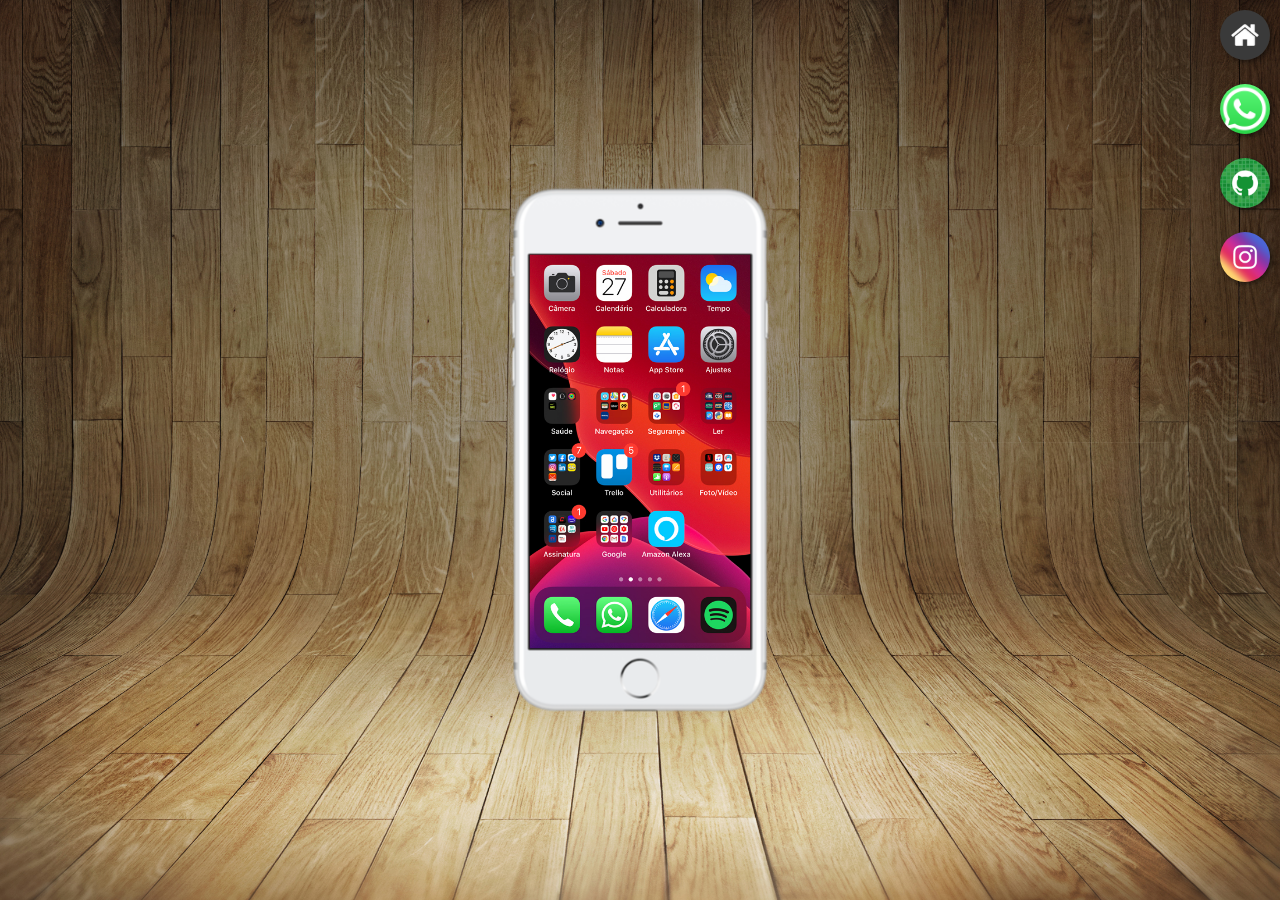
<file: index.html>
<!DOCTYPE html>
<html lang="pt-br">
<head>
    <meta charset="UTF-8">
    <meta http-equiv="X-UA-Compatible" content="IE=edge">
    <meta name="viewport" content="width=device-width, initial-scale=1.0">
    <link rel="shortcut icon" href="favicon.ico" type="image/x-icon">
    <link rel="stylesheet" href="estilos/style.css">
    <title>Projeto Redes Sociais</title>
</head>
<body>
    <main>

        <section id="telefone">
          <iframe src="home.html" name="tela"  id="tela" frameborder="0">
            Seu navegador não é compativel com essa imagem.

          </iframe>

        </section>
        <section id="redes-sociais">

            <a href="home.html" target="tela"><img src="imagens/logo-home.jpg" alt="home"></a> <br>
            <a href="whatsapp.html" target="tela"><img src="imagens/logo-whatsapp-verde.png" alt="whatsapp"></a> <br>
            <a href="github.html" target="tela"><img src="imagens/logo-github.jpg" alt="github"></a> <br>
            <a href="instagram.html" target="tela"><img src="imagens/logo-instagram.jpg" alt="instagram"></a> <br>
            

        </section>
    </main>
</body>
</html>
</file>
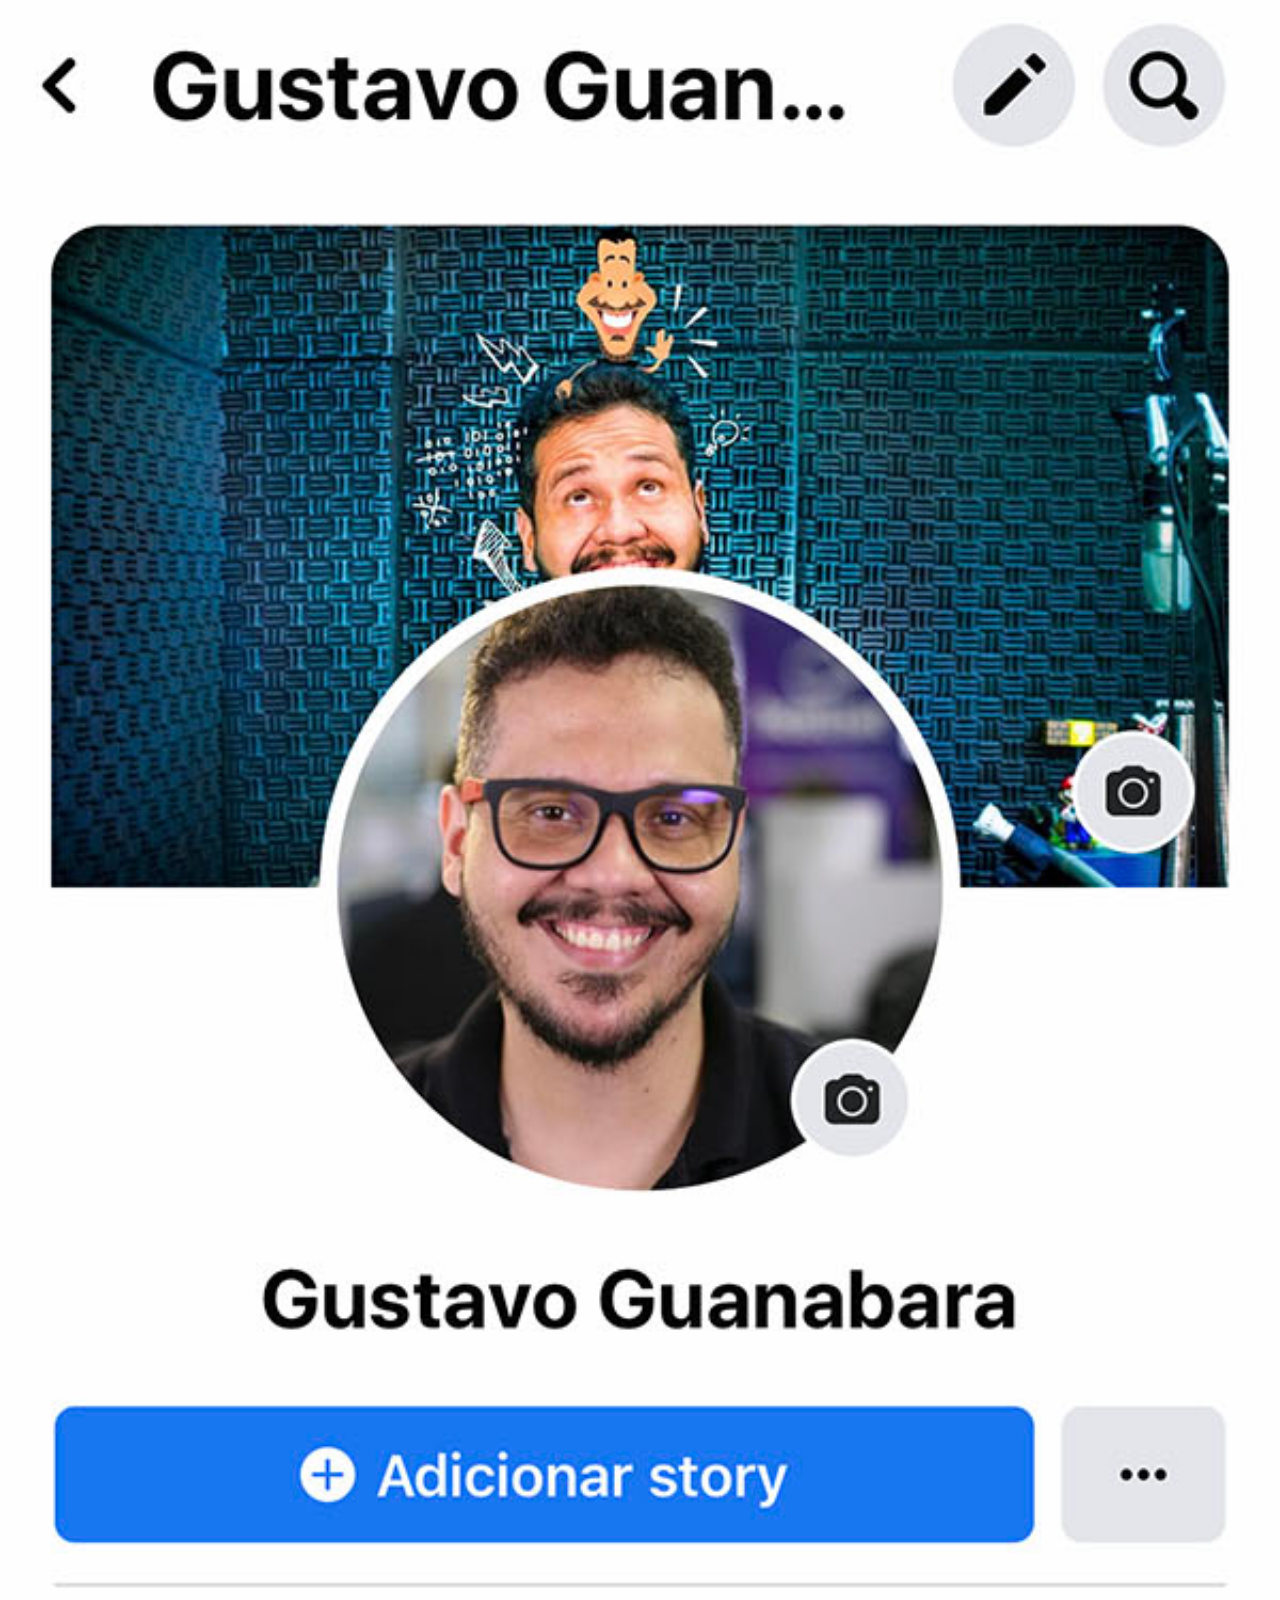
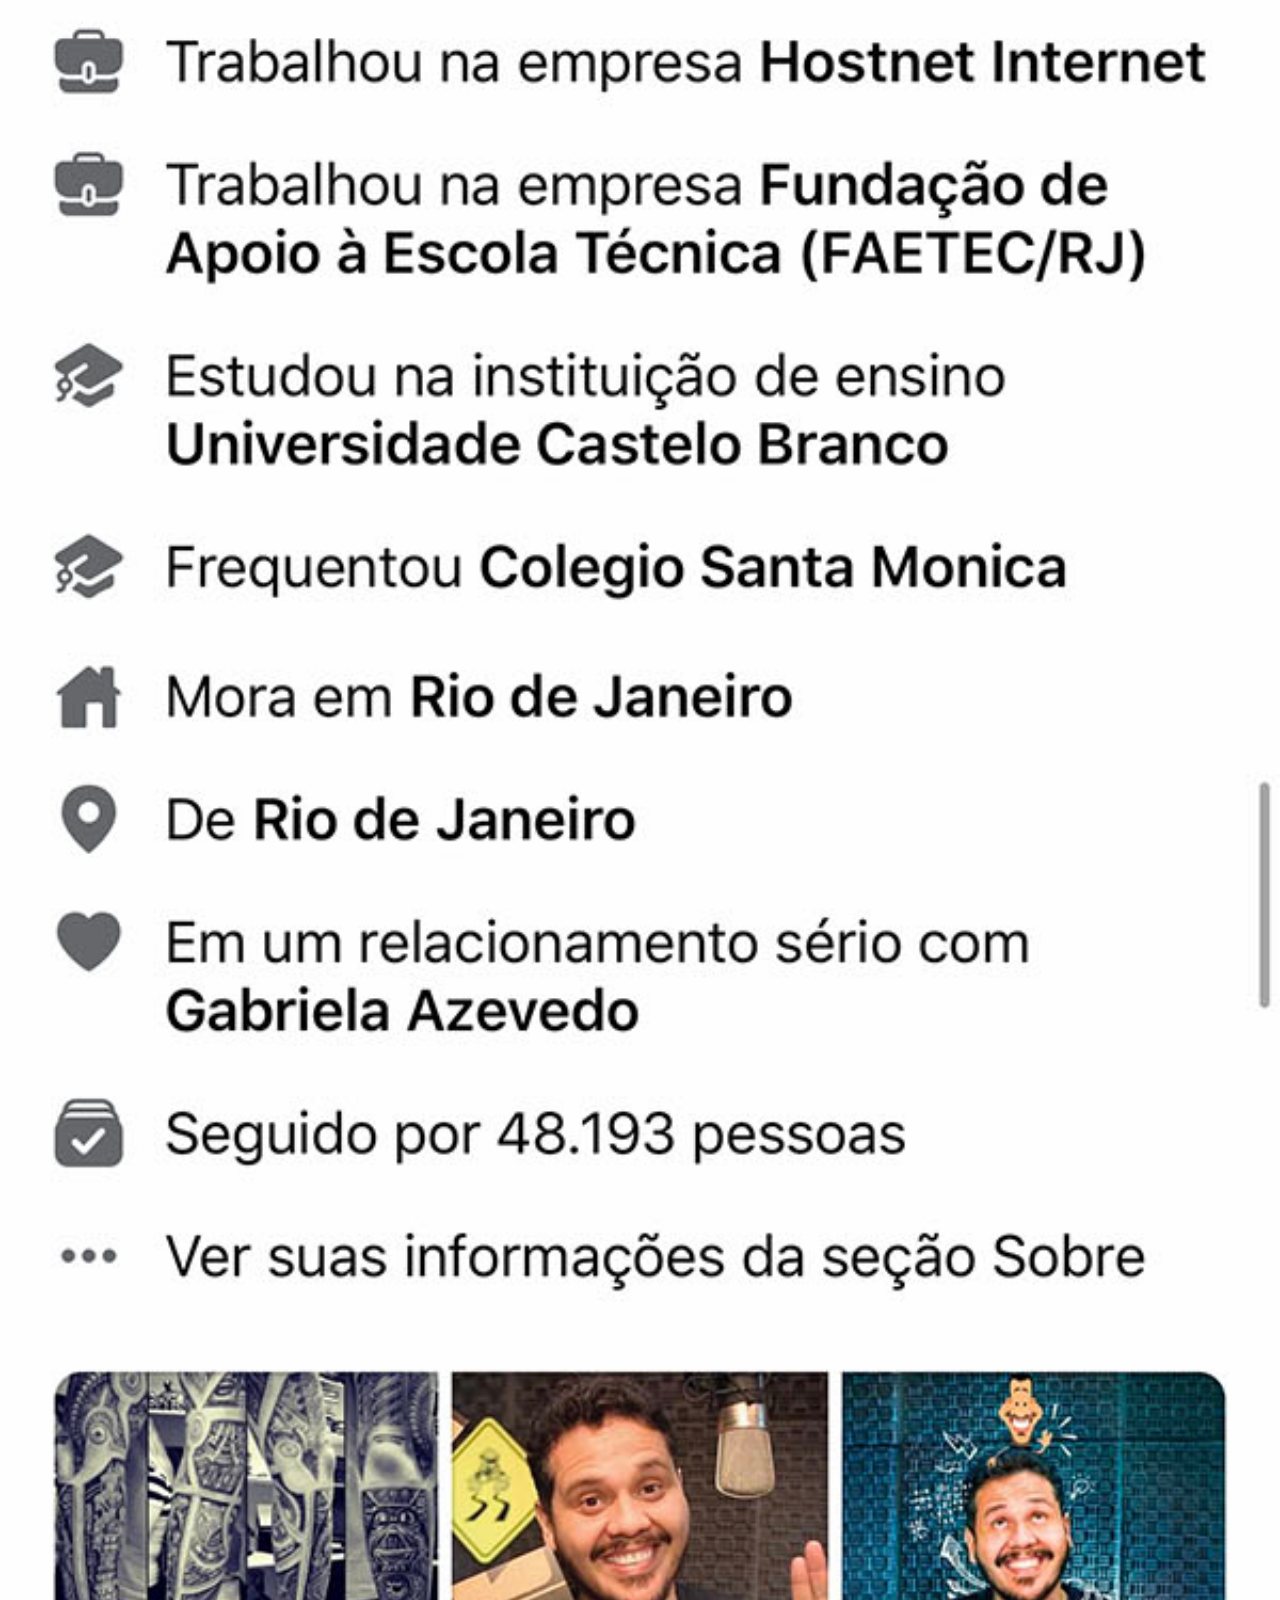
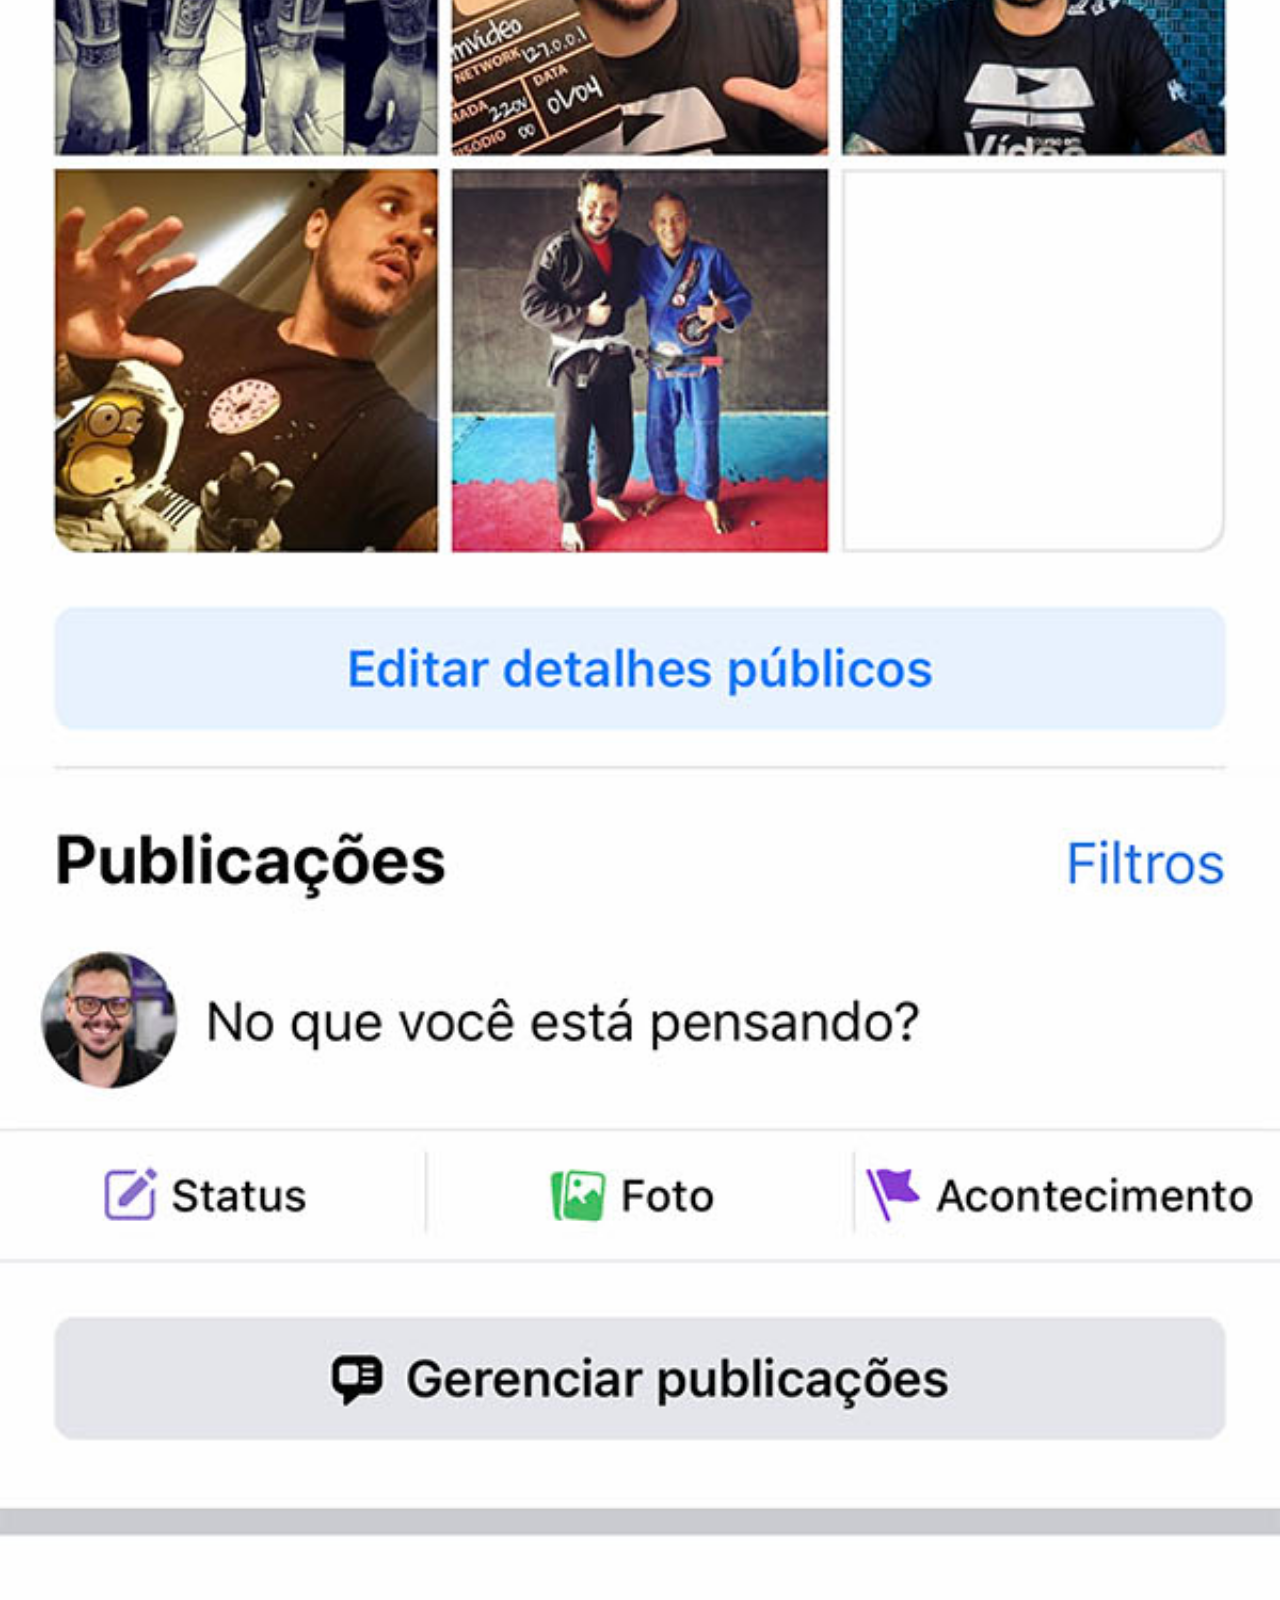
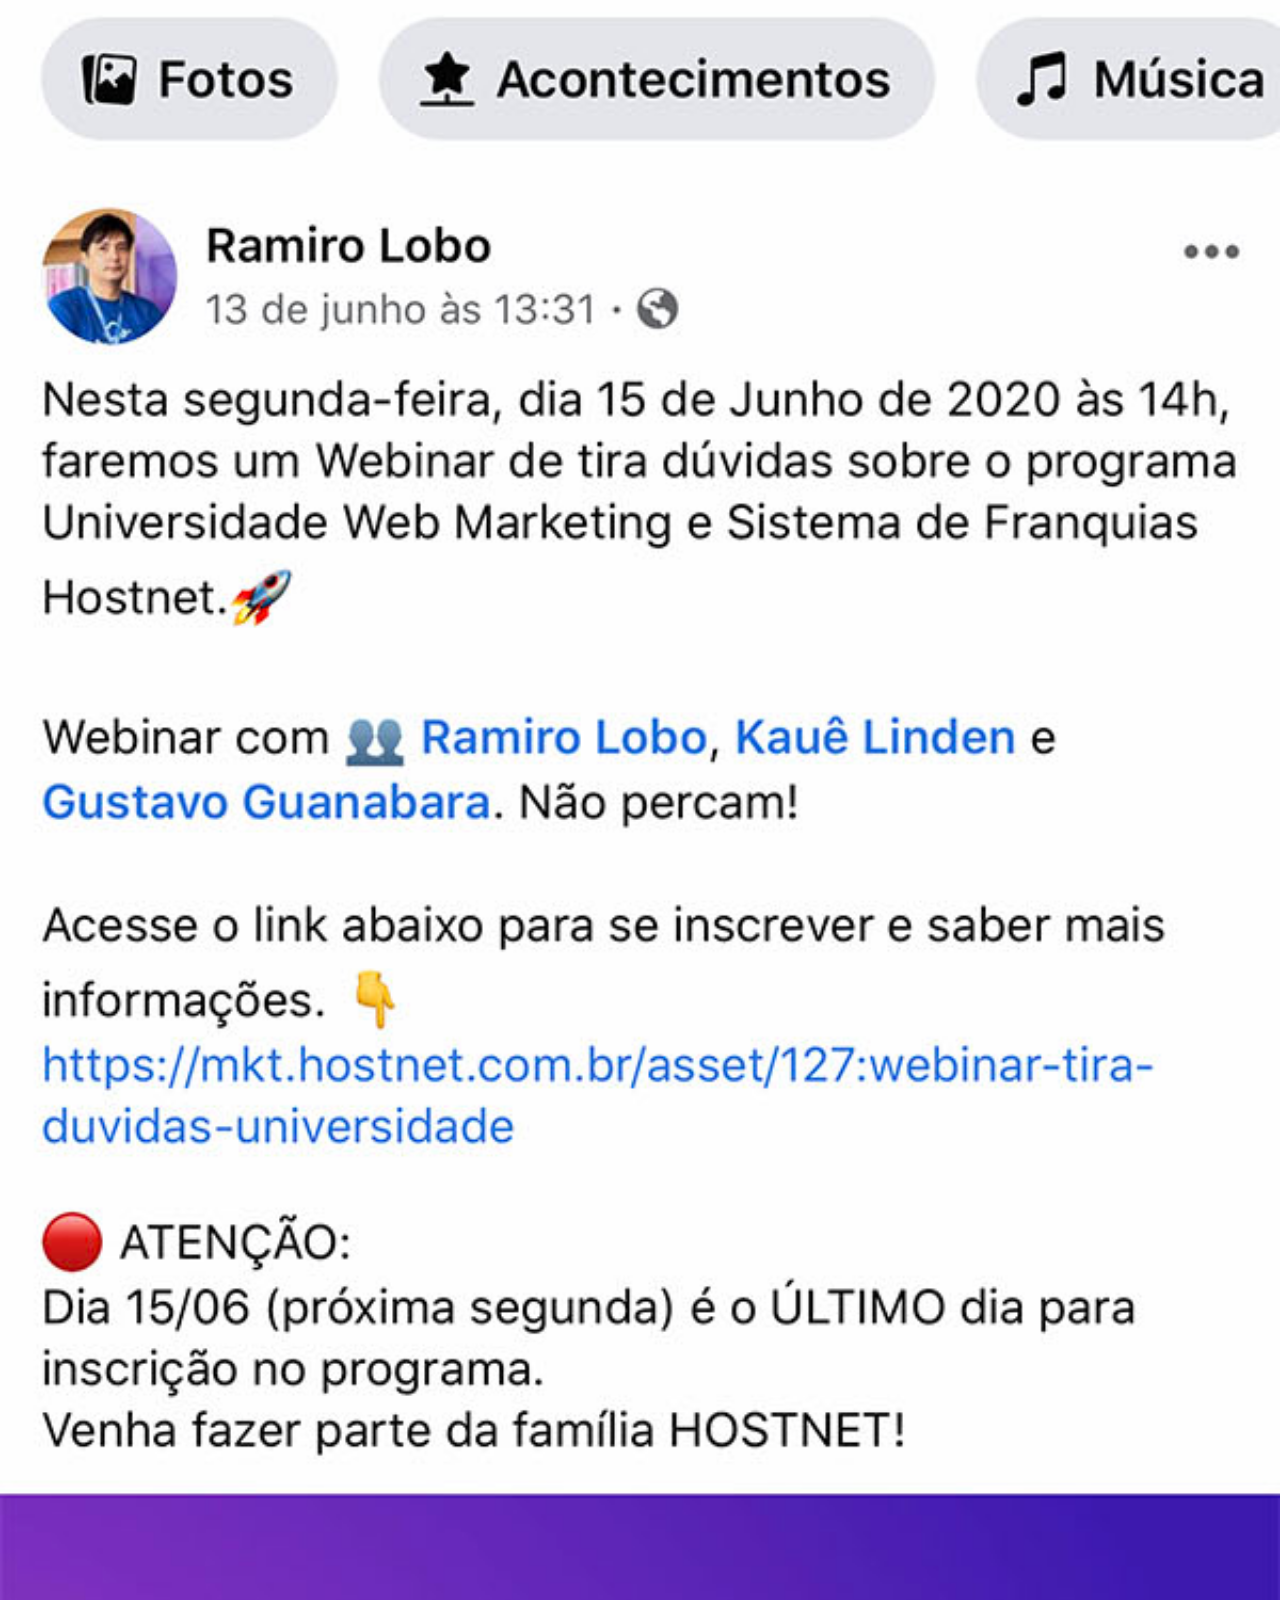
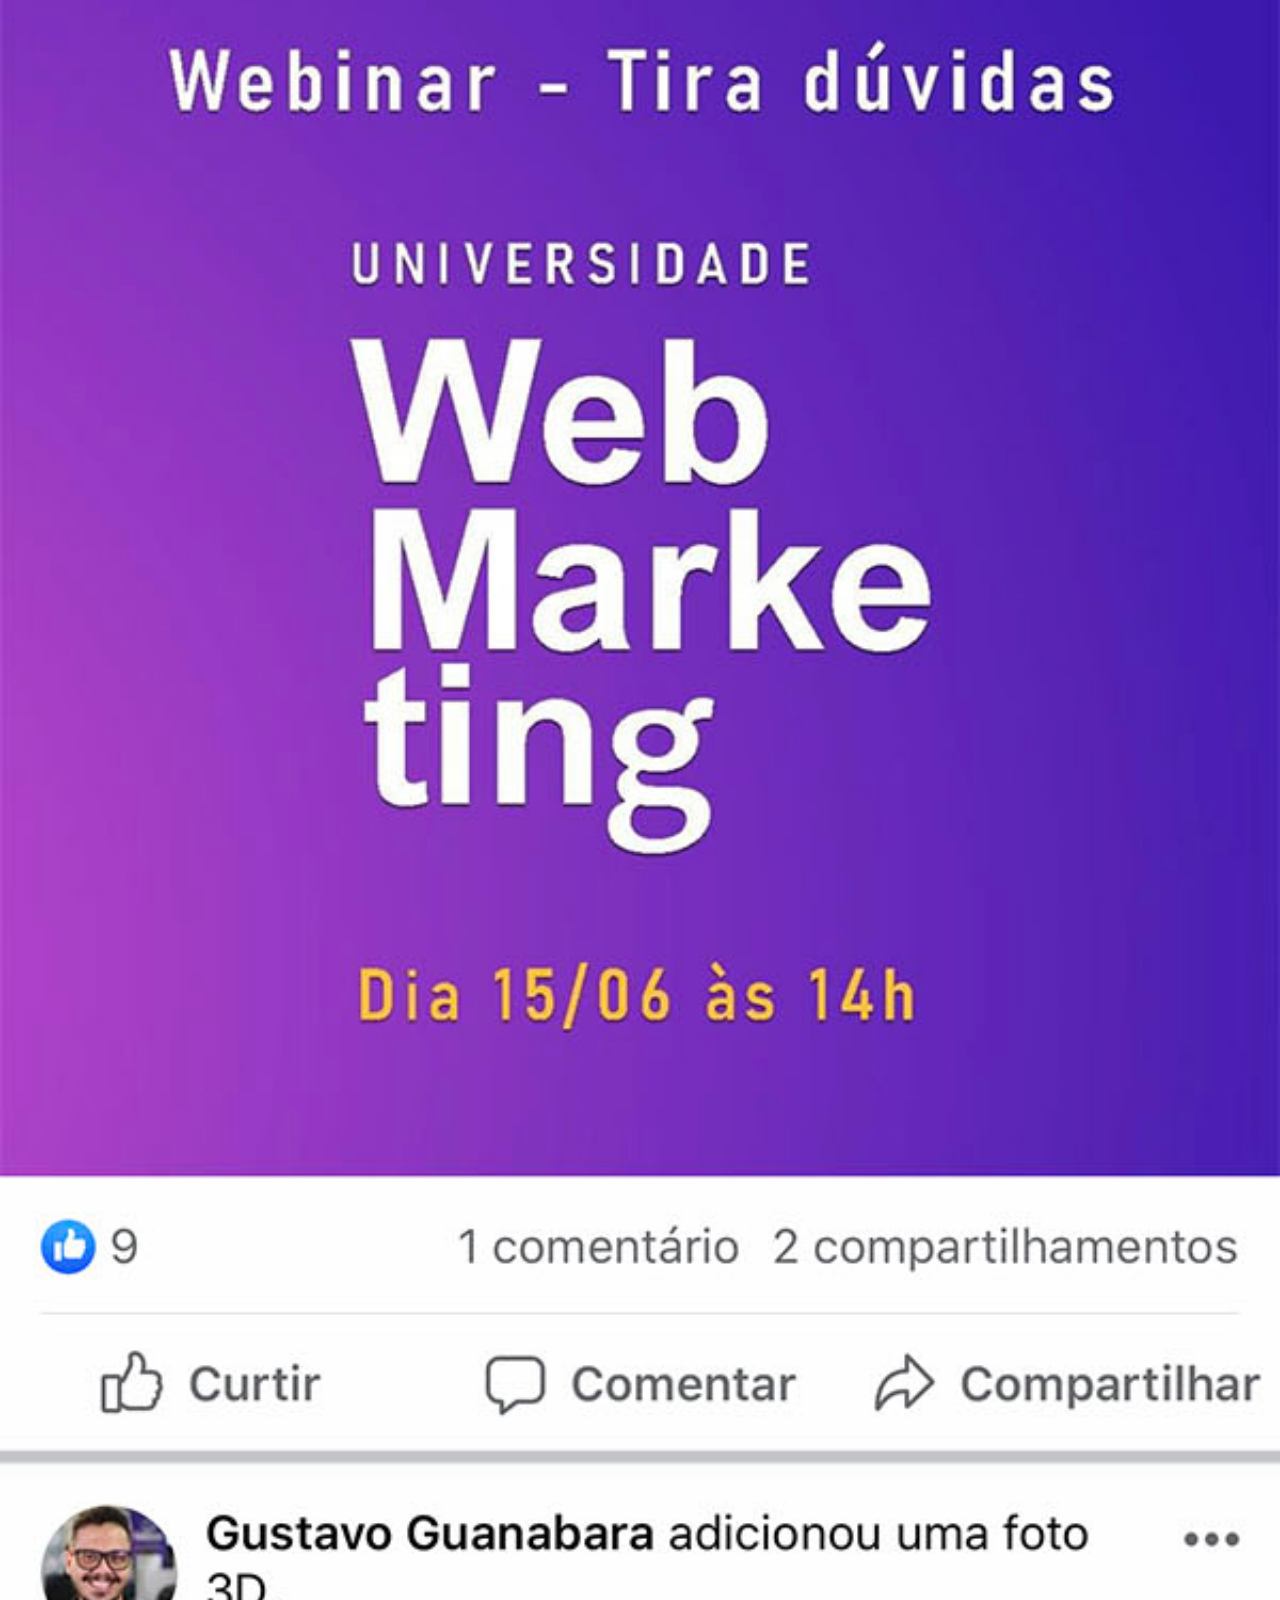
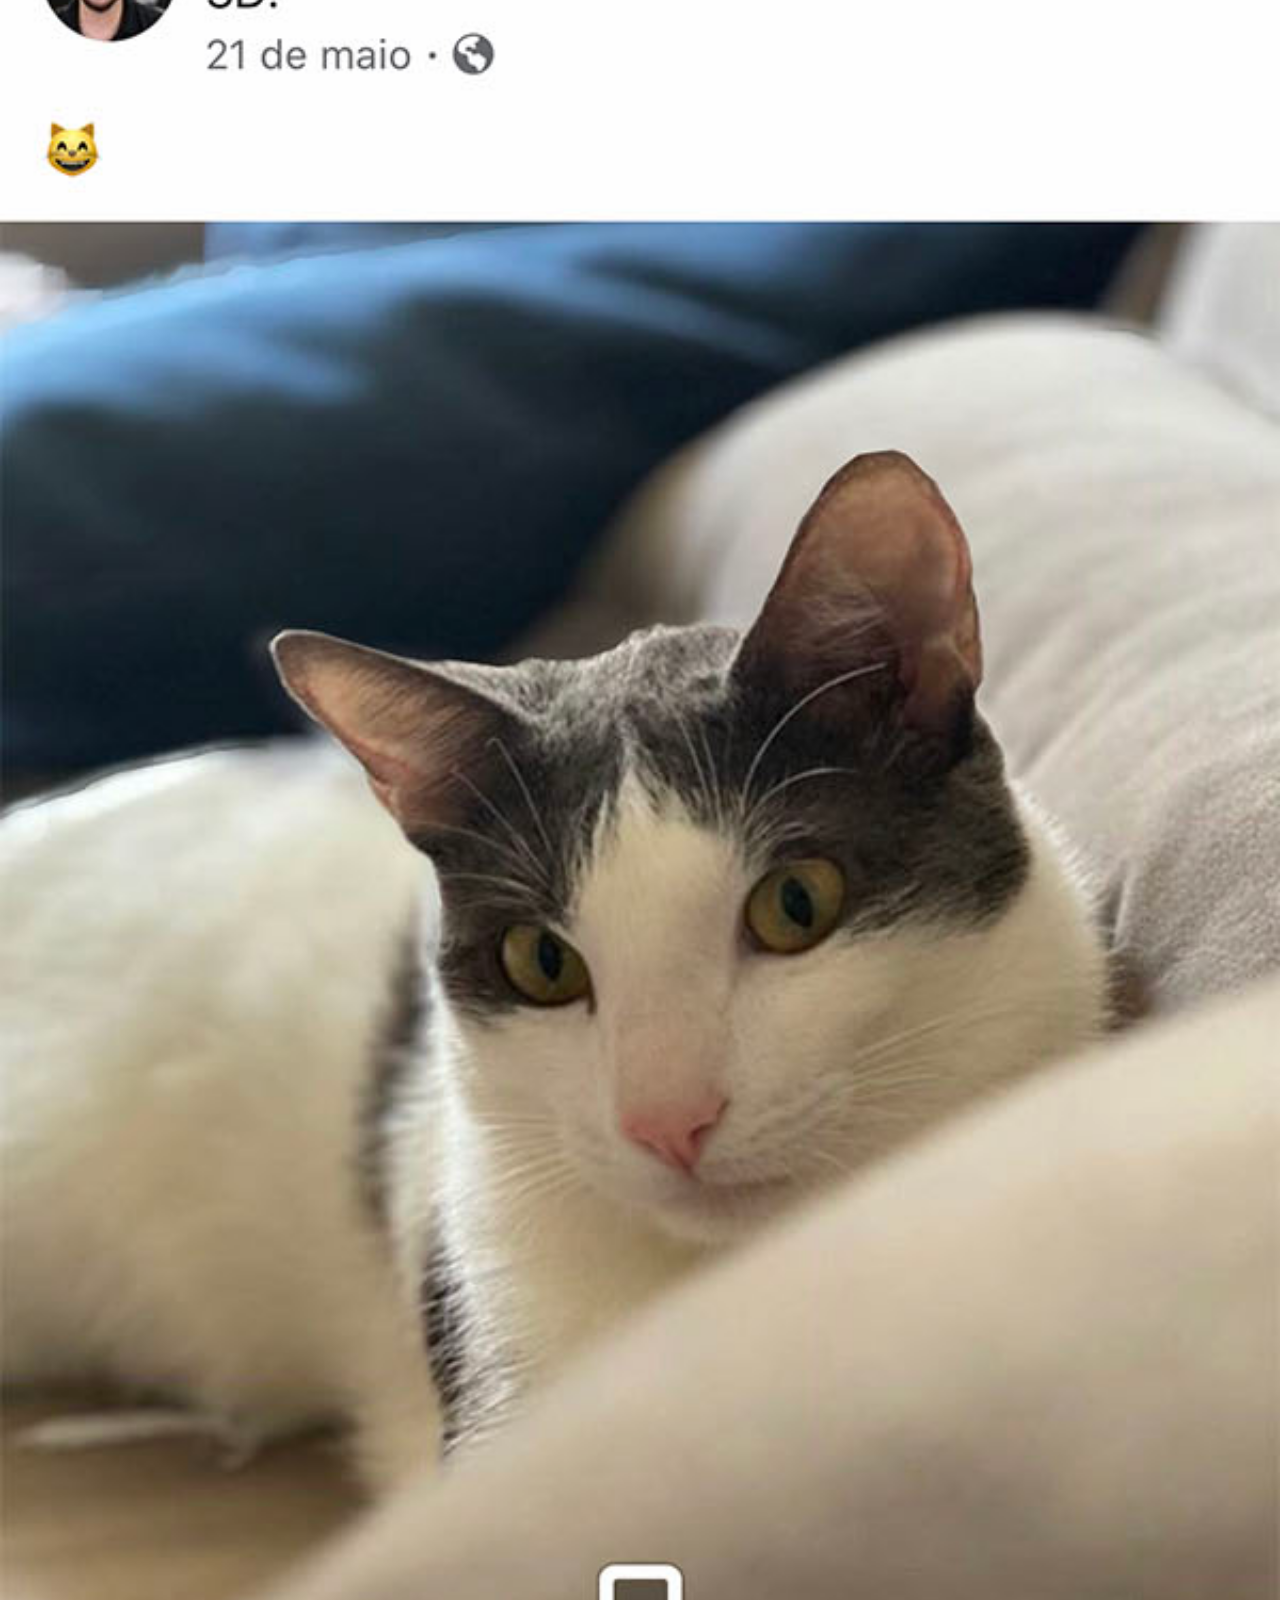
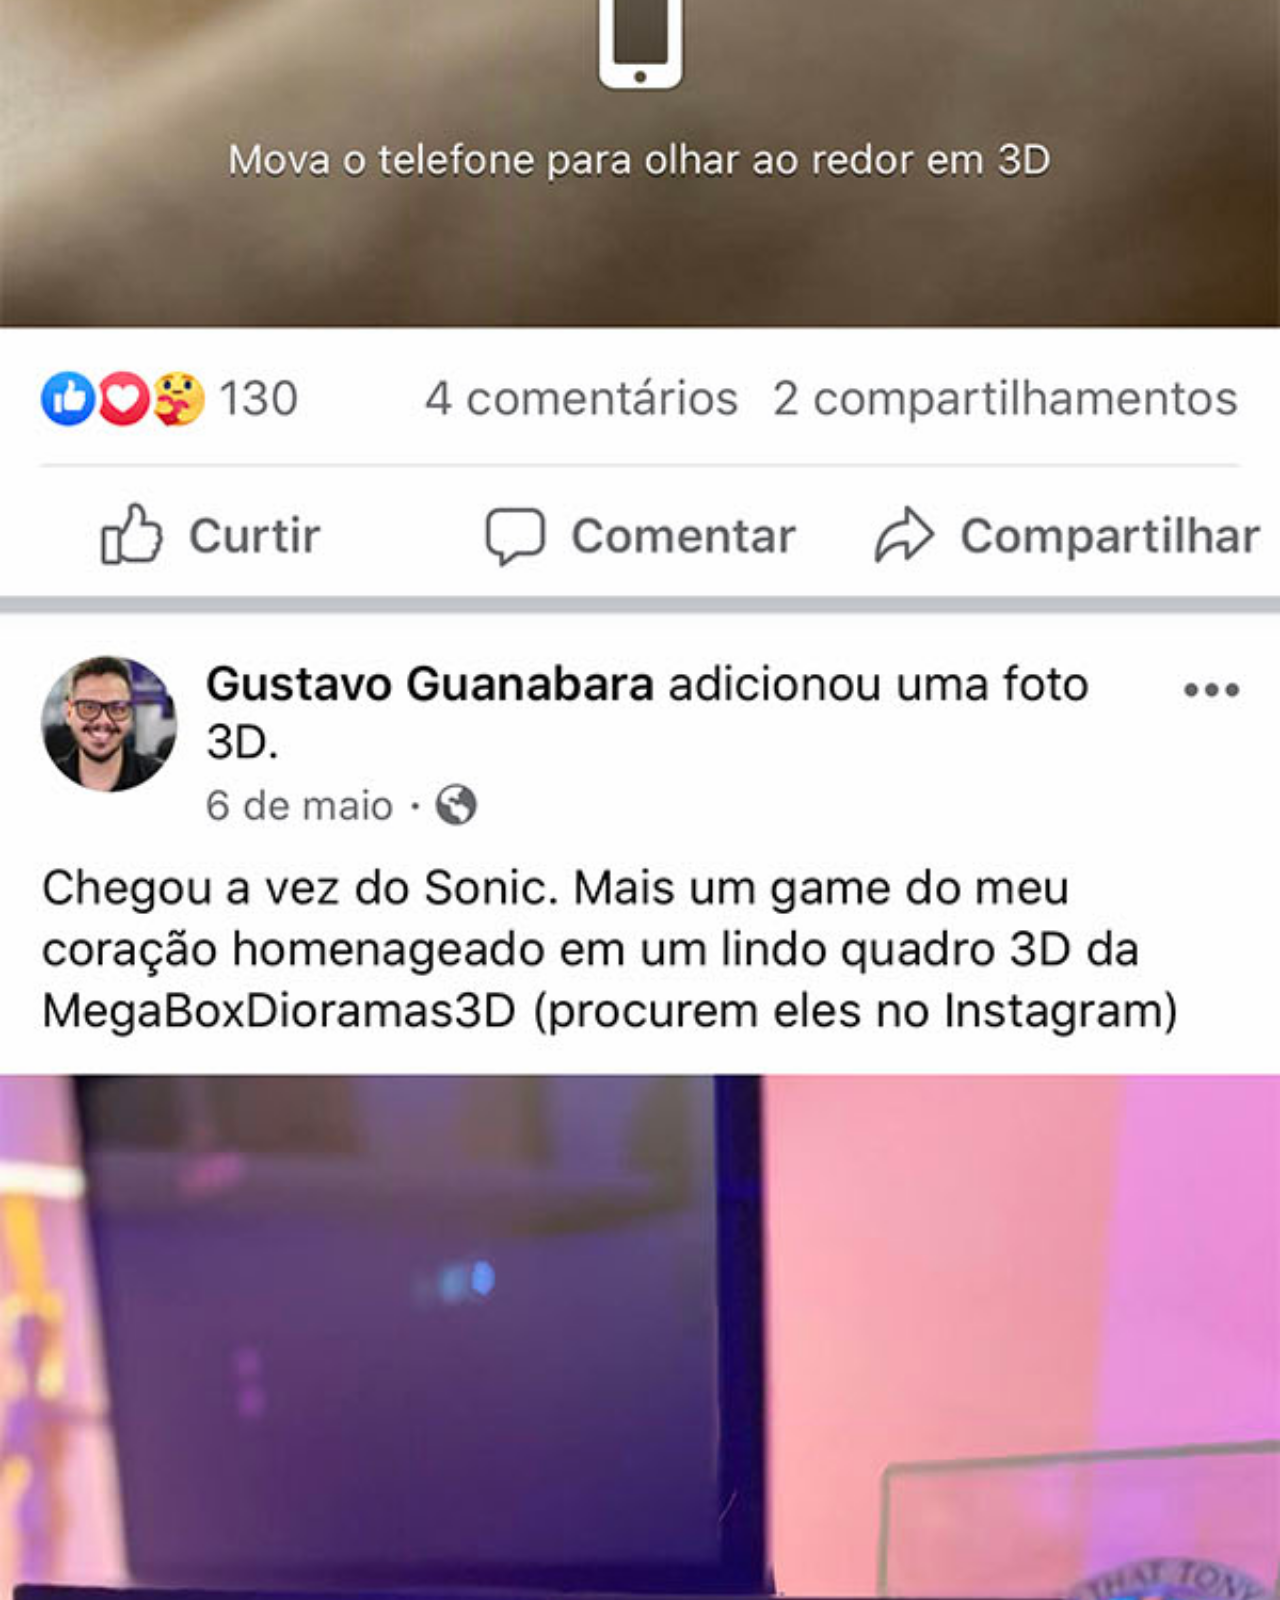
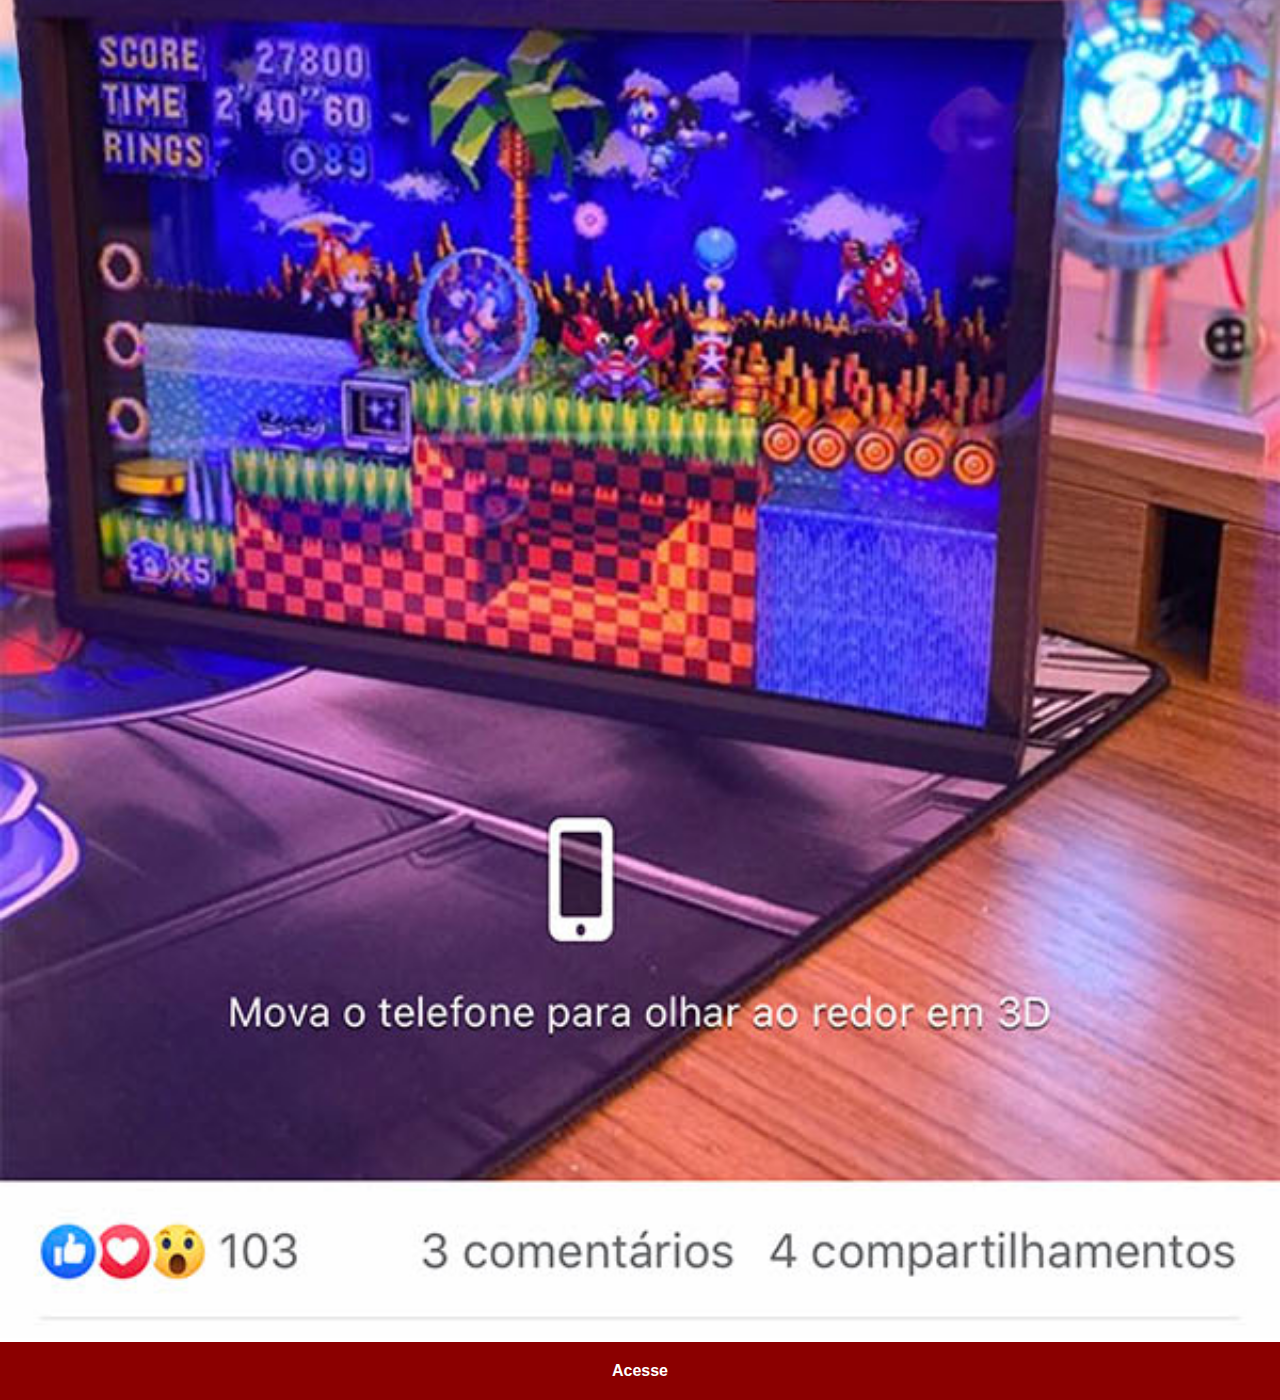
<file: facebook.html>
<!DOCTYPE html>
<html lang="pt-br">
<head>
    <meta charset="UTF-8">
    <meta http-equiv="X-UA-Compatible" content="IE=edge">
    <meta name="viewport" content="width=device-width, initial-scale=1.0">
    <title>Facebook</title>
<link rel="stylesheet" href="estilos/social.css">

</head>
<body>
    <img src="imagens/tela-facebook.jpg" alt="YouTube">
    <a href="https://www.facebook.com/gustavoguanabara/" target="_blank">Acesse</a>
</body>
</html>
</file>
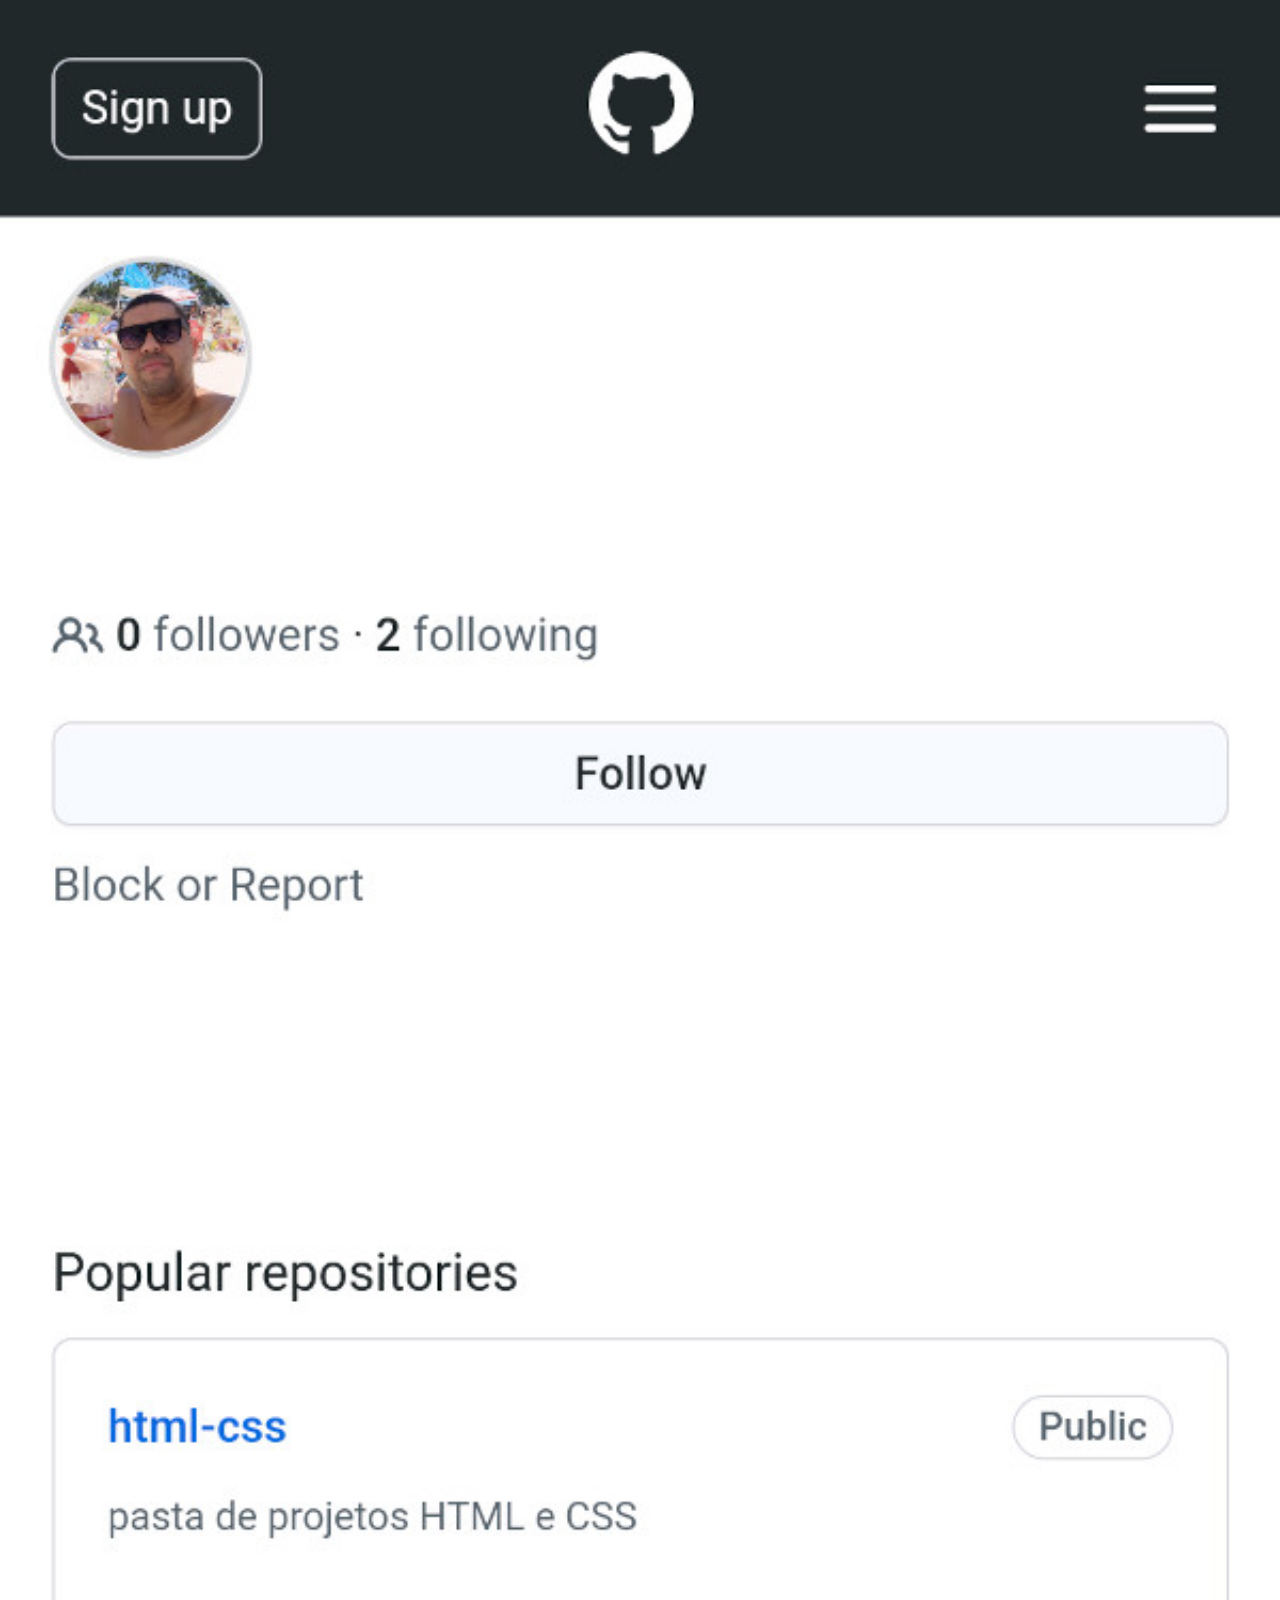
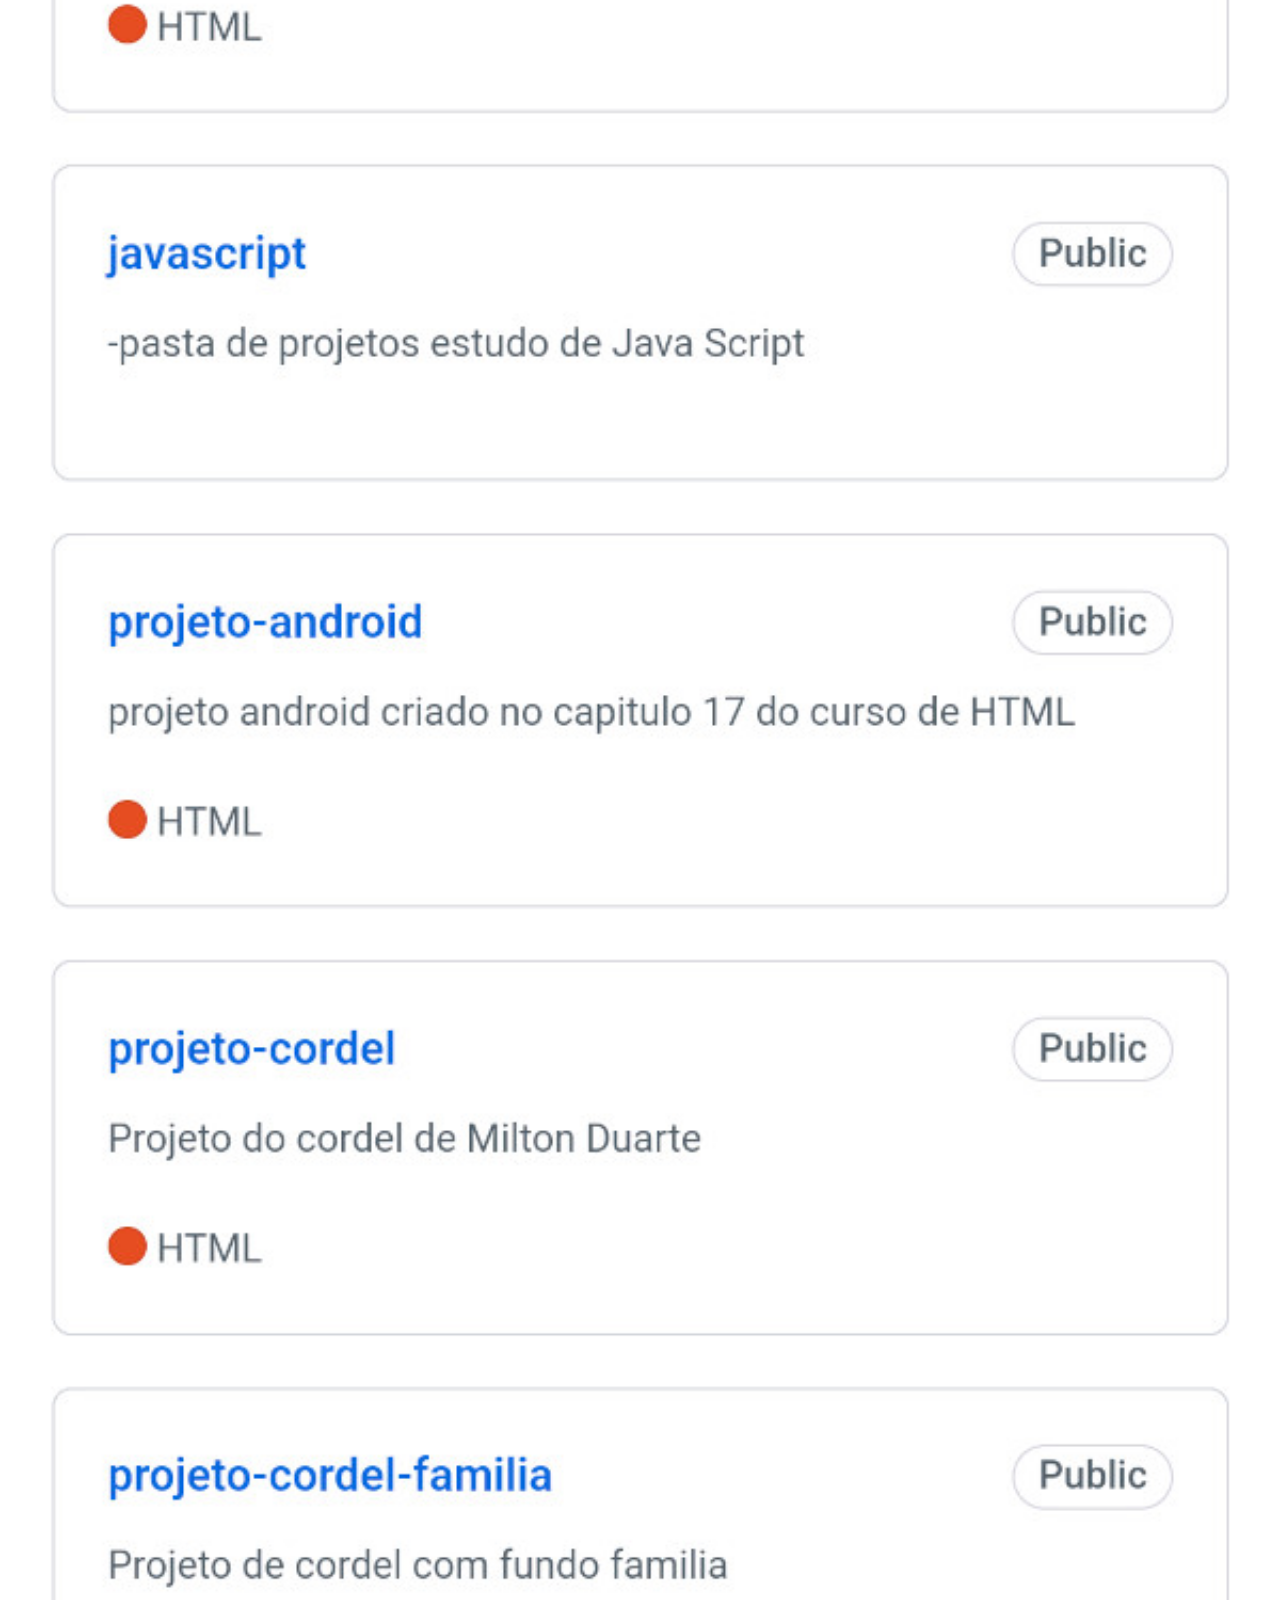
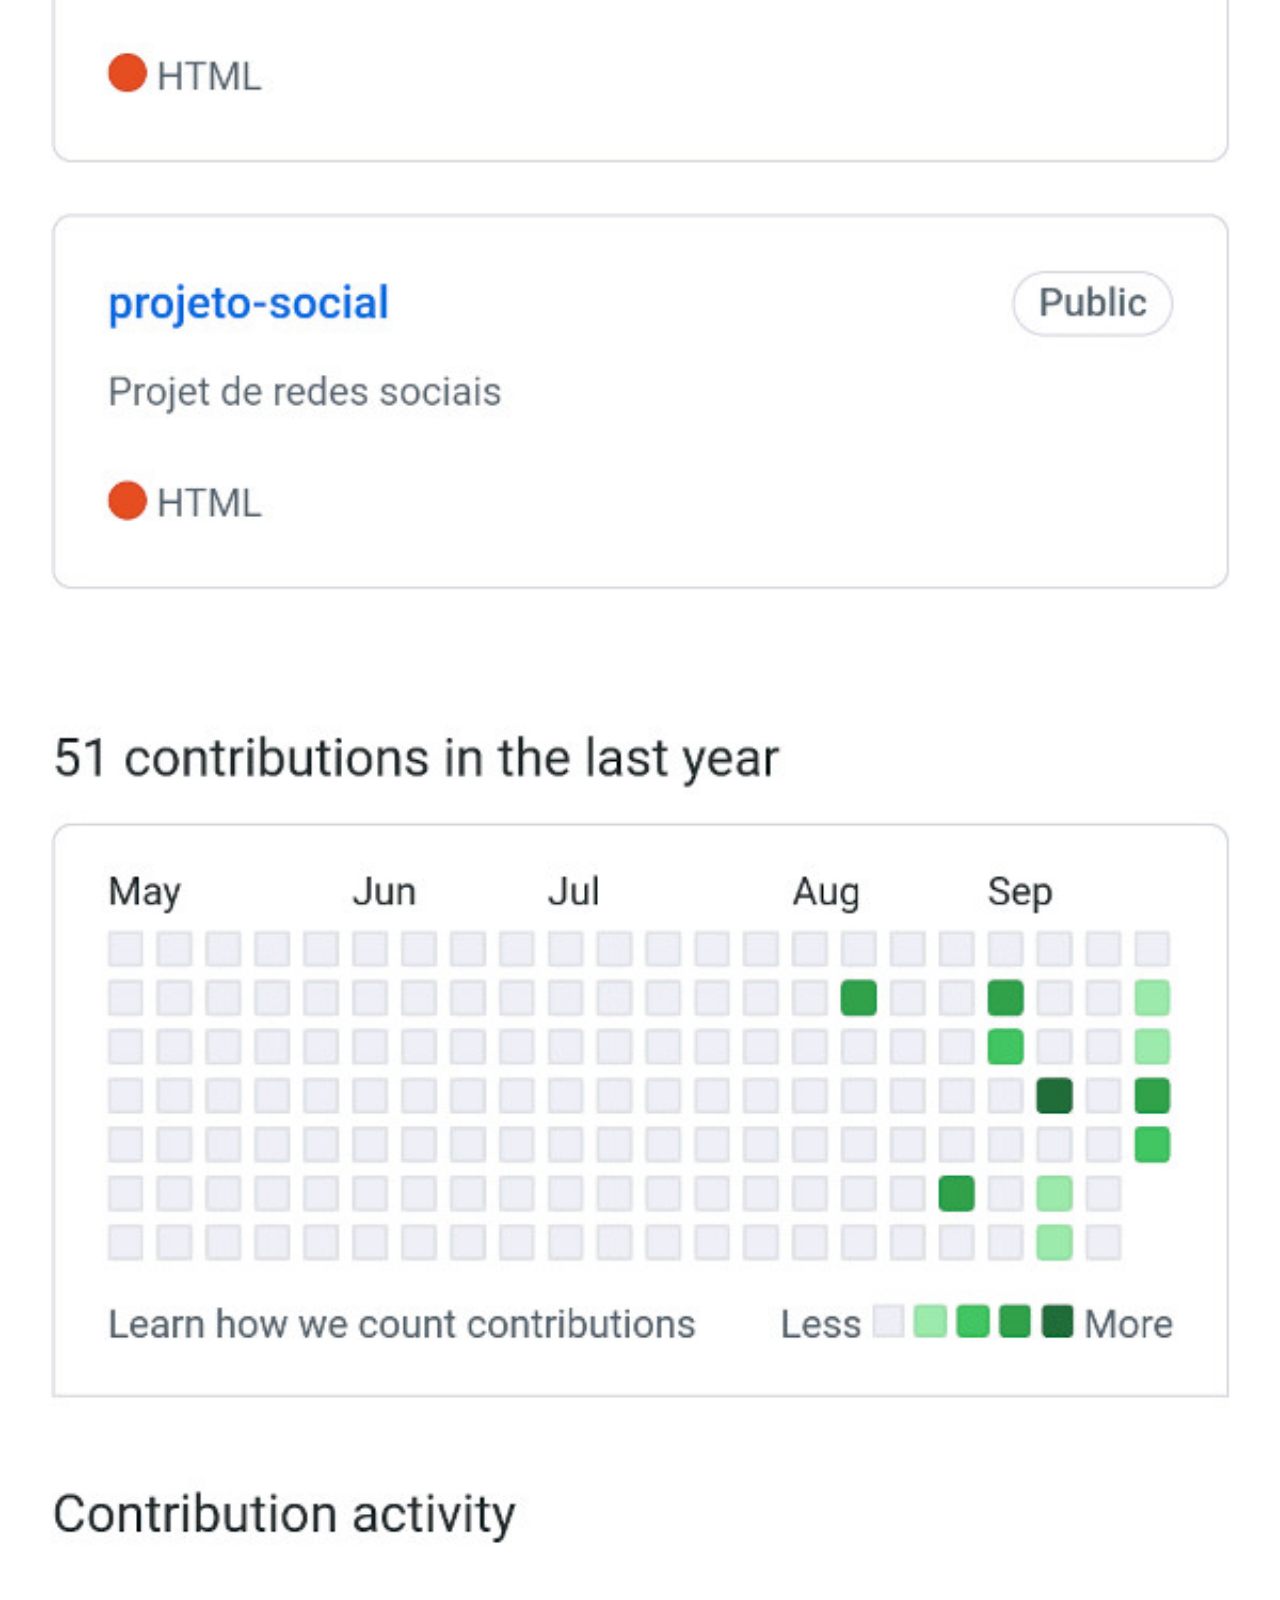
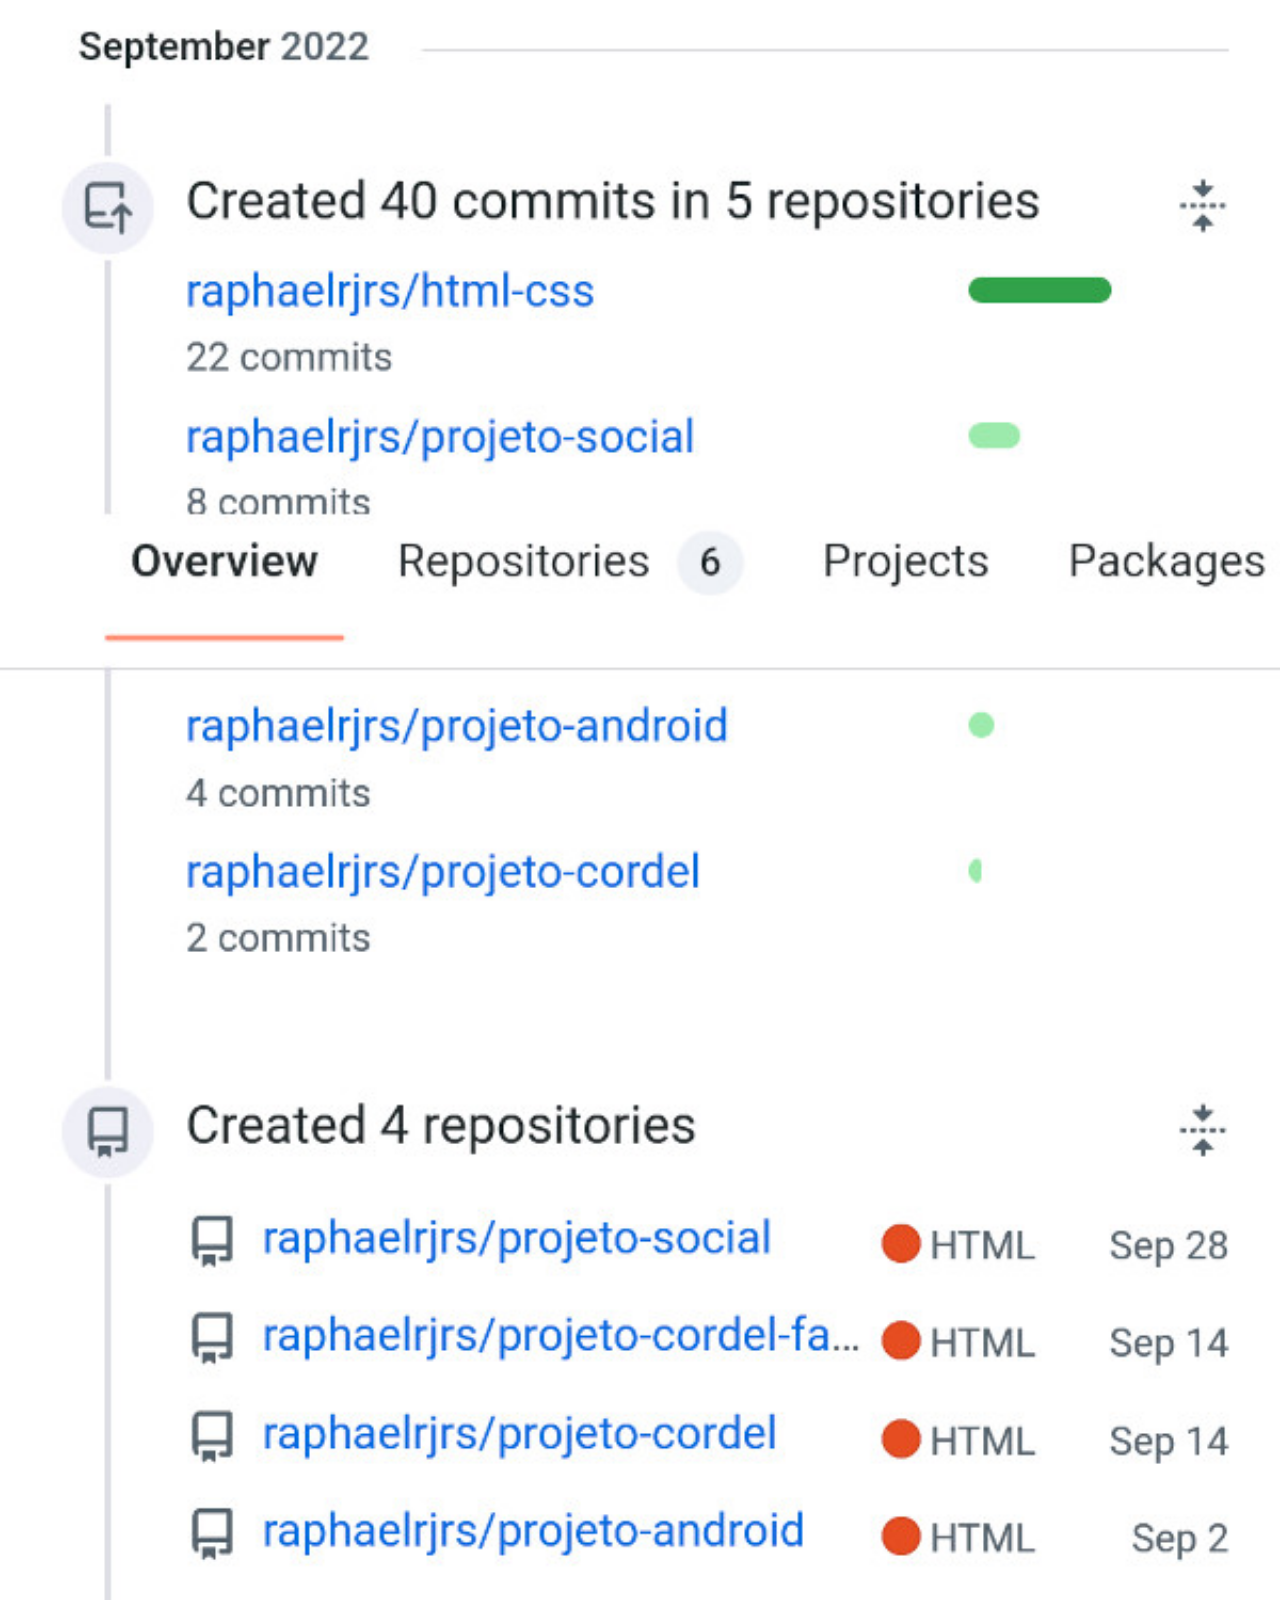
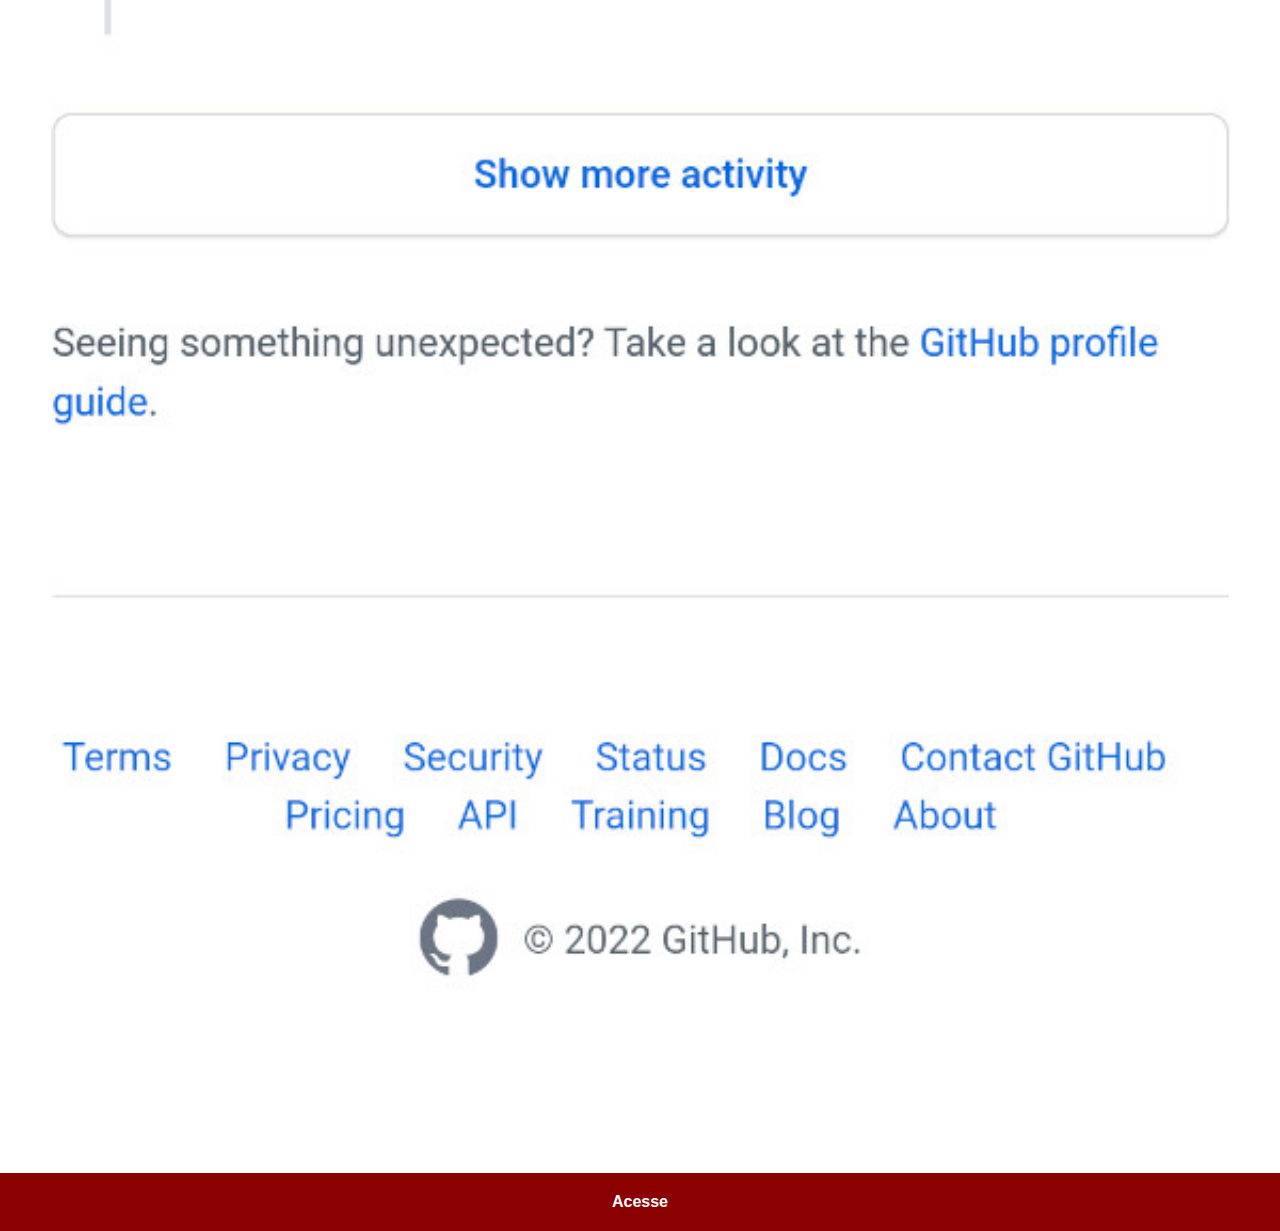
<file: github.html>
<!DOCTYPE html>
<html lang="pt-br">
<head>
    <meta charset="UTF-8">
    <meta http-equiv="X-UA-Compatible" content="IE=edge">
    <meta name="viewport" content="width=device-width, initial-scale=1.0">
    <title>Github</title>
<link rel="stylesheet" href="estilos/social.css">

</head>
<body>
    <img src="imagens/tela-github-pq.jpg" alt="github">
    <a href="https://github.com/raphaelrjrs" target="_blank">Acesse</a>
</body>
</html>
</file>
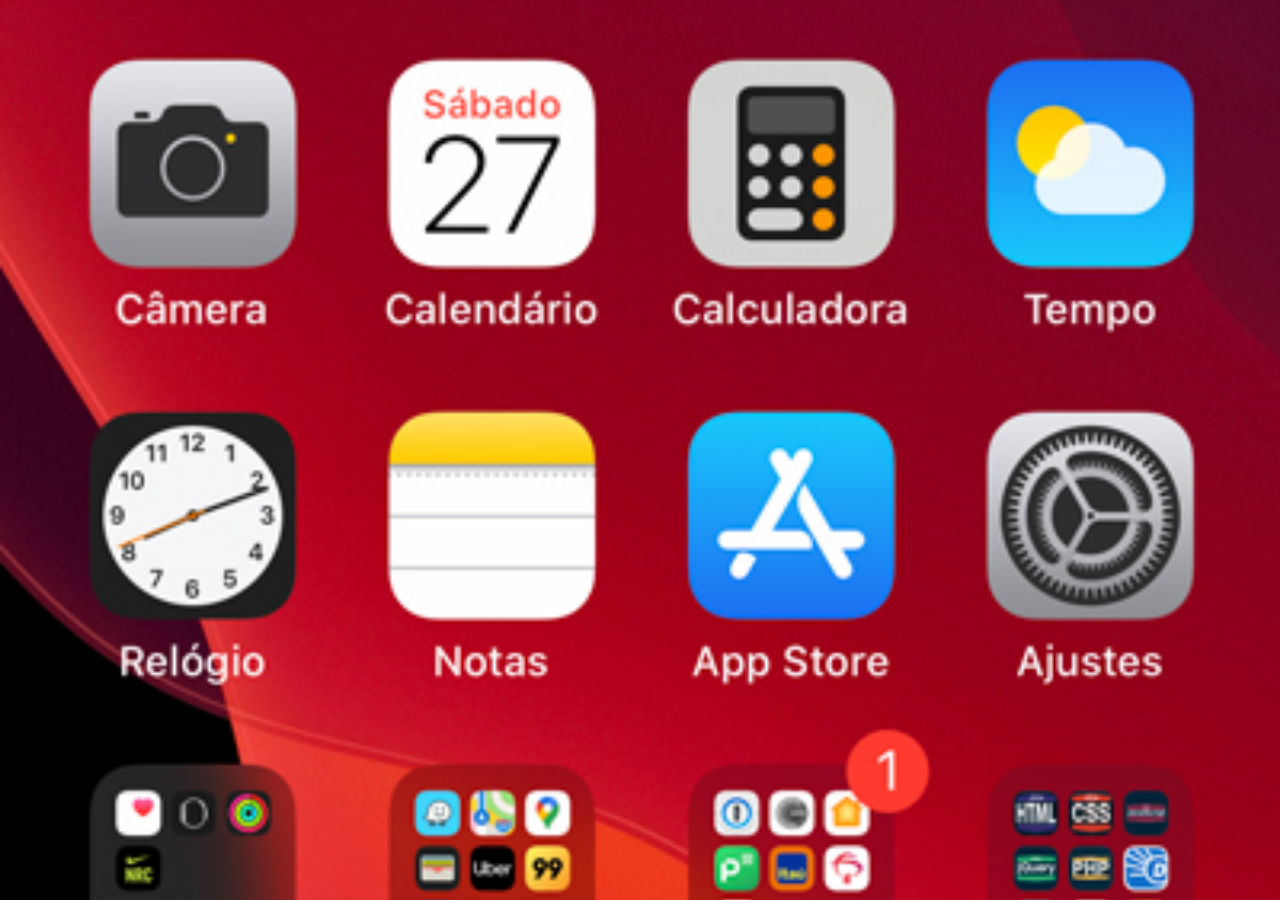
<file: home.html>
<!DOCTYPE html>
<html lang="pt-br">
<head>
    <meta charset="UTF-8">
    <meta http-equiv="X-UA-Compatible" content="IE=edge">
    <meta name="viewport" content="width=device-width, initial-scale=1.0">
    <title>home</title>

    <style>
        * {
            margin: 0px;
            padding: 0px;
        }

        body {
            width: 100vw;
            height: 100vh;
            background: black url('imagens/tela-home.jpg') no-repeat top center;
            background-size: cover;
        }
    </style>
</head>
<body>
    
</body>
</html>
</file>
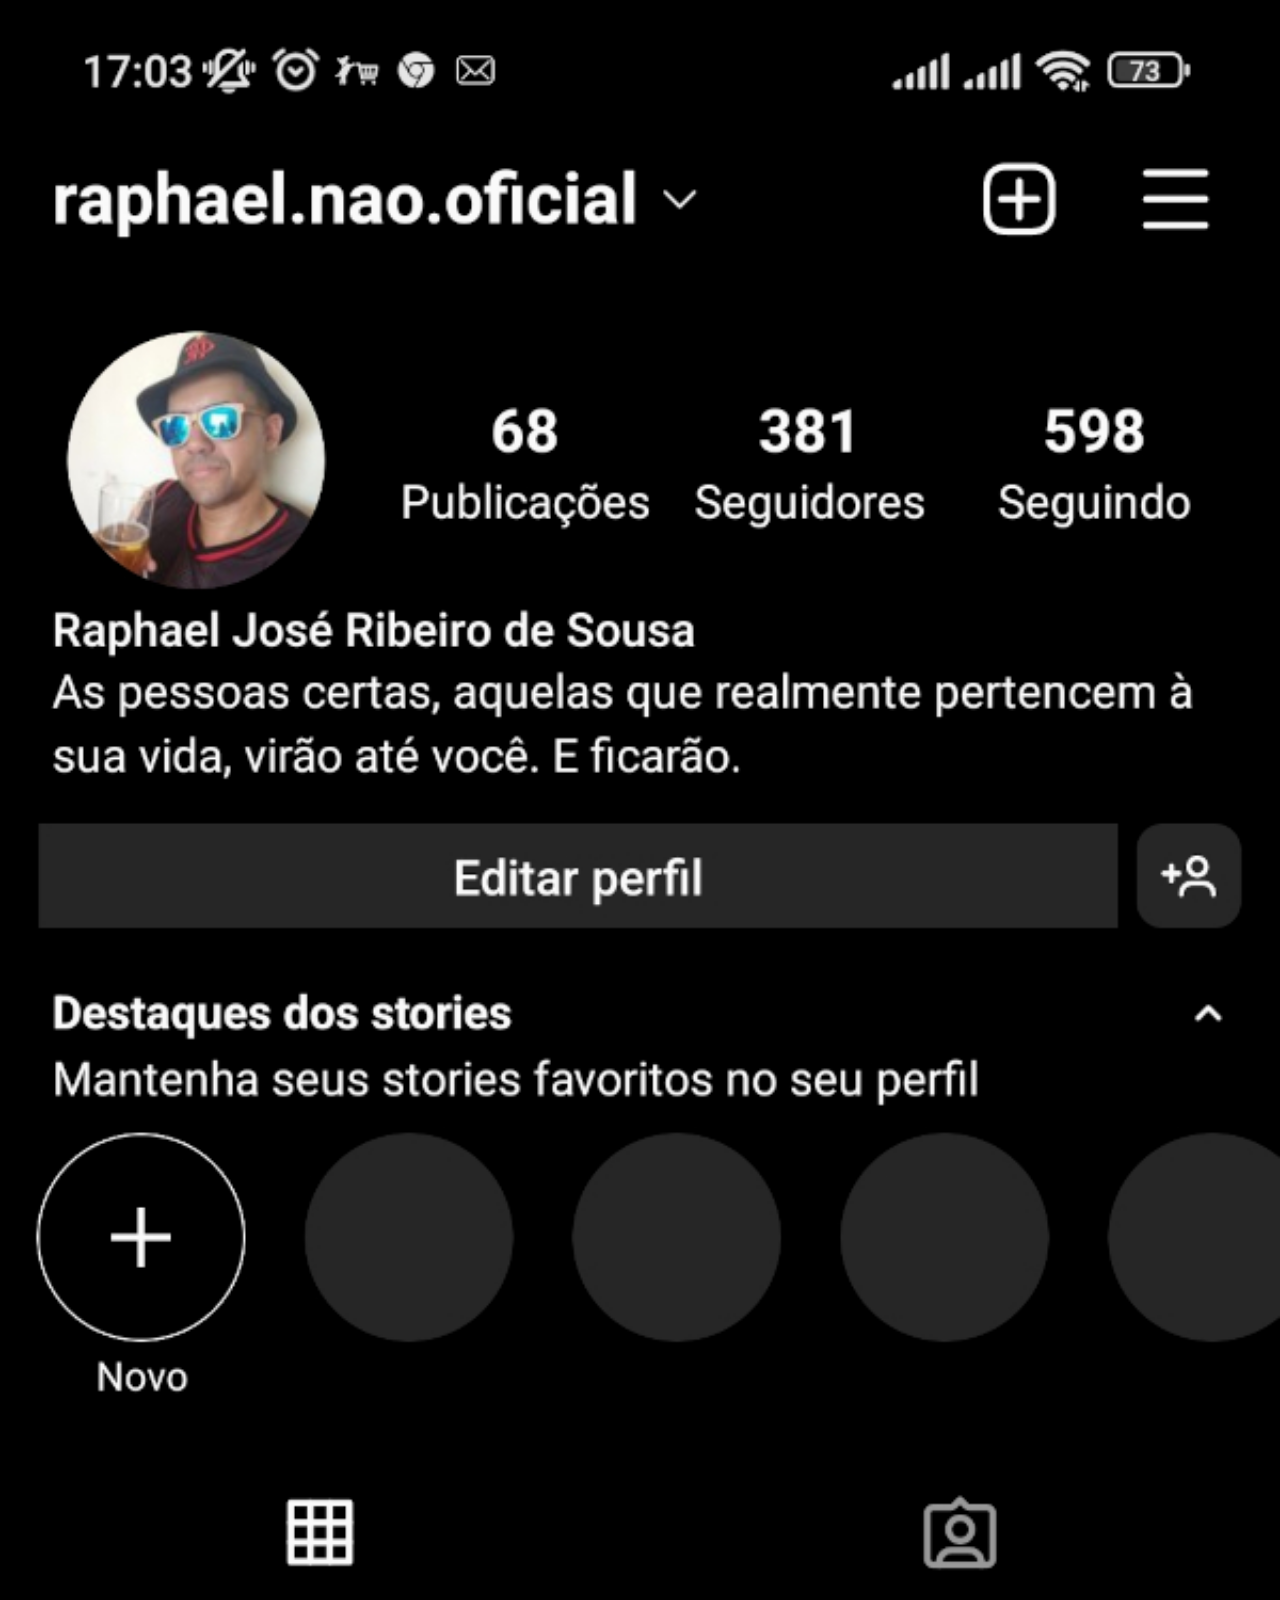
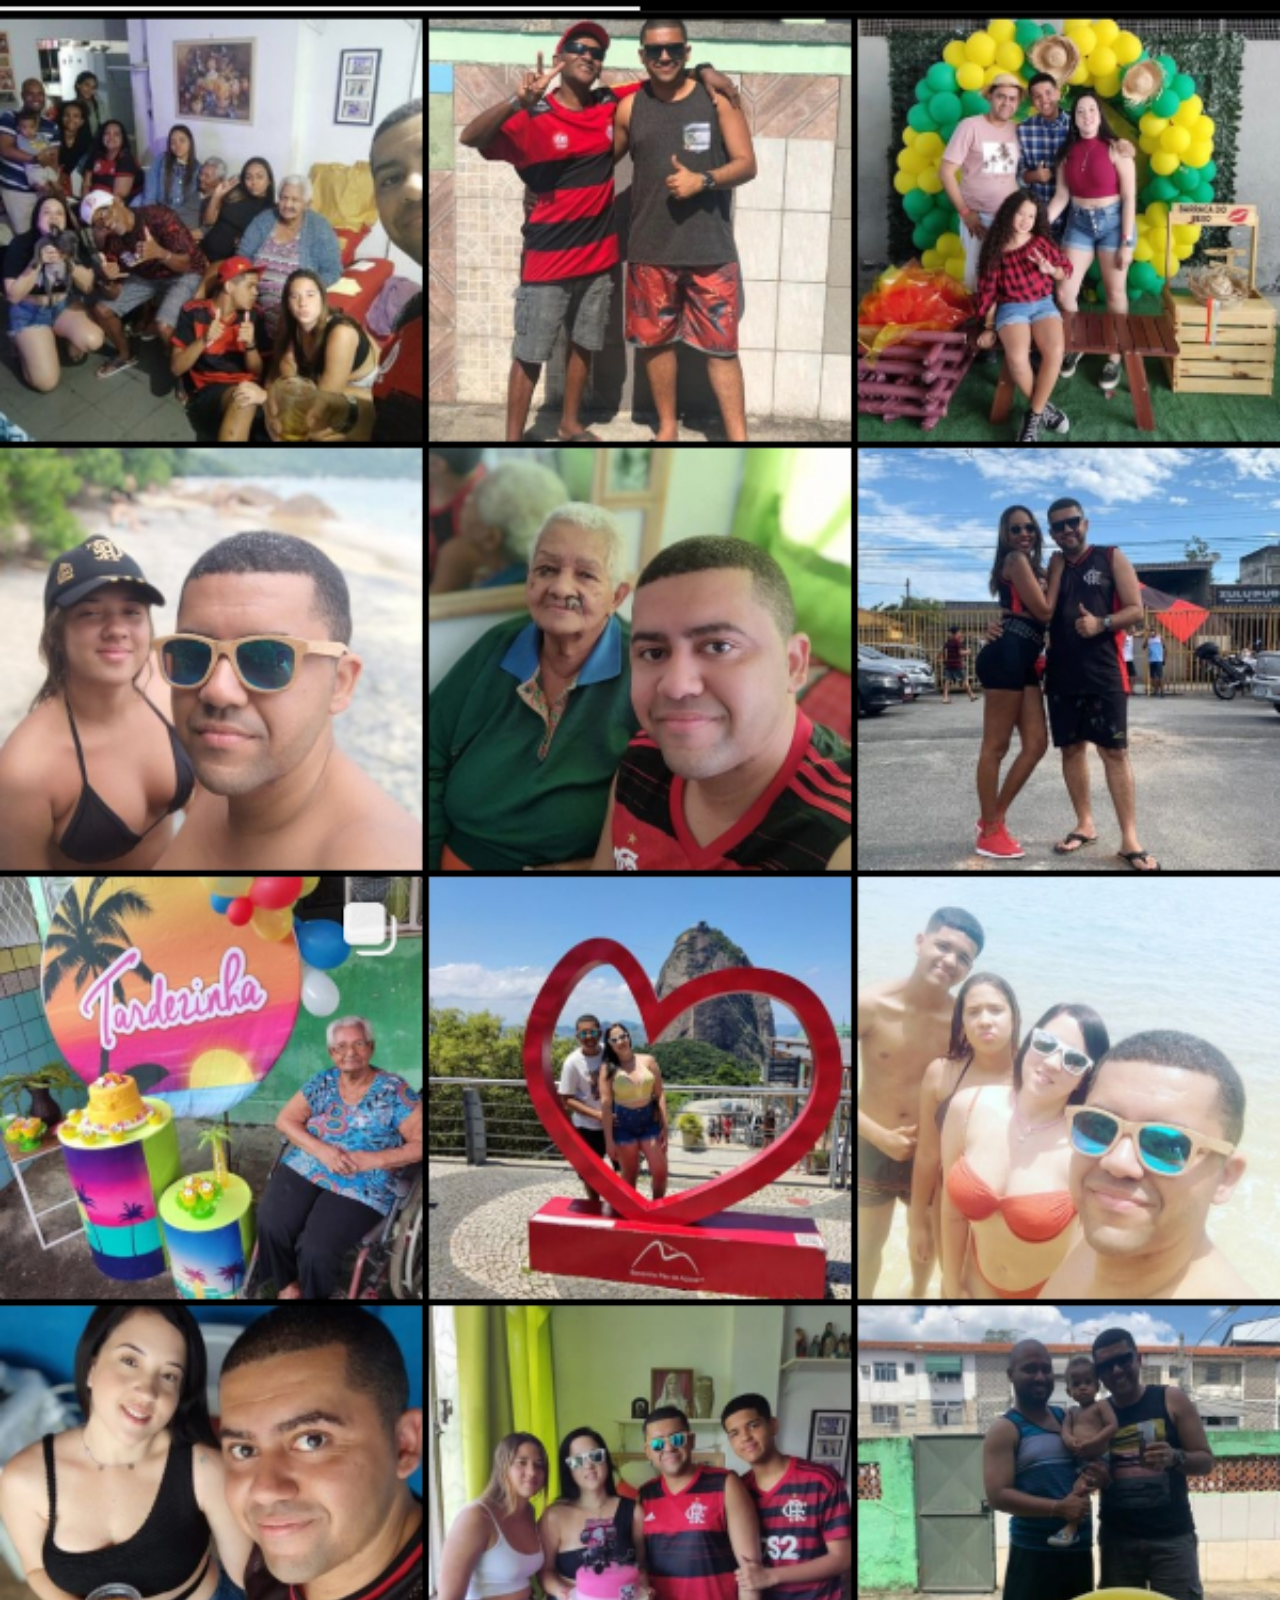
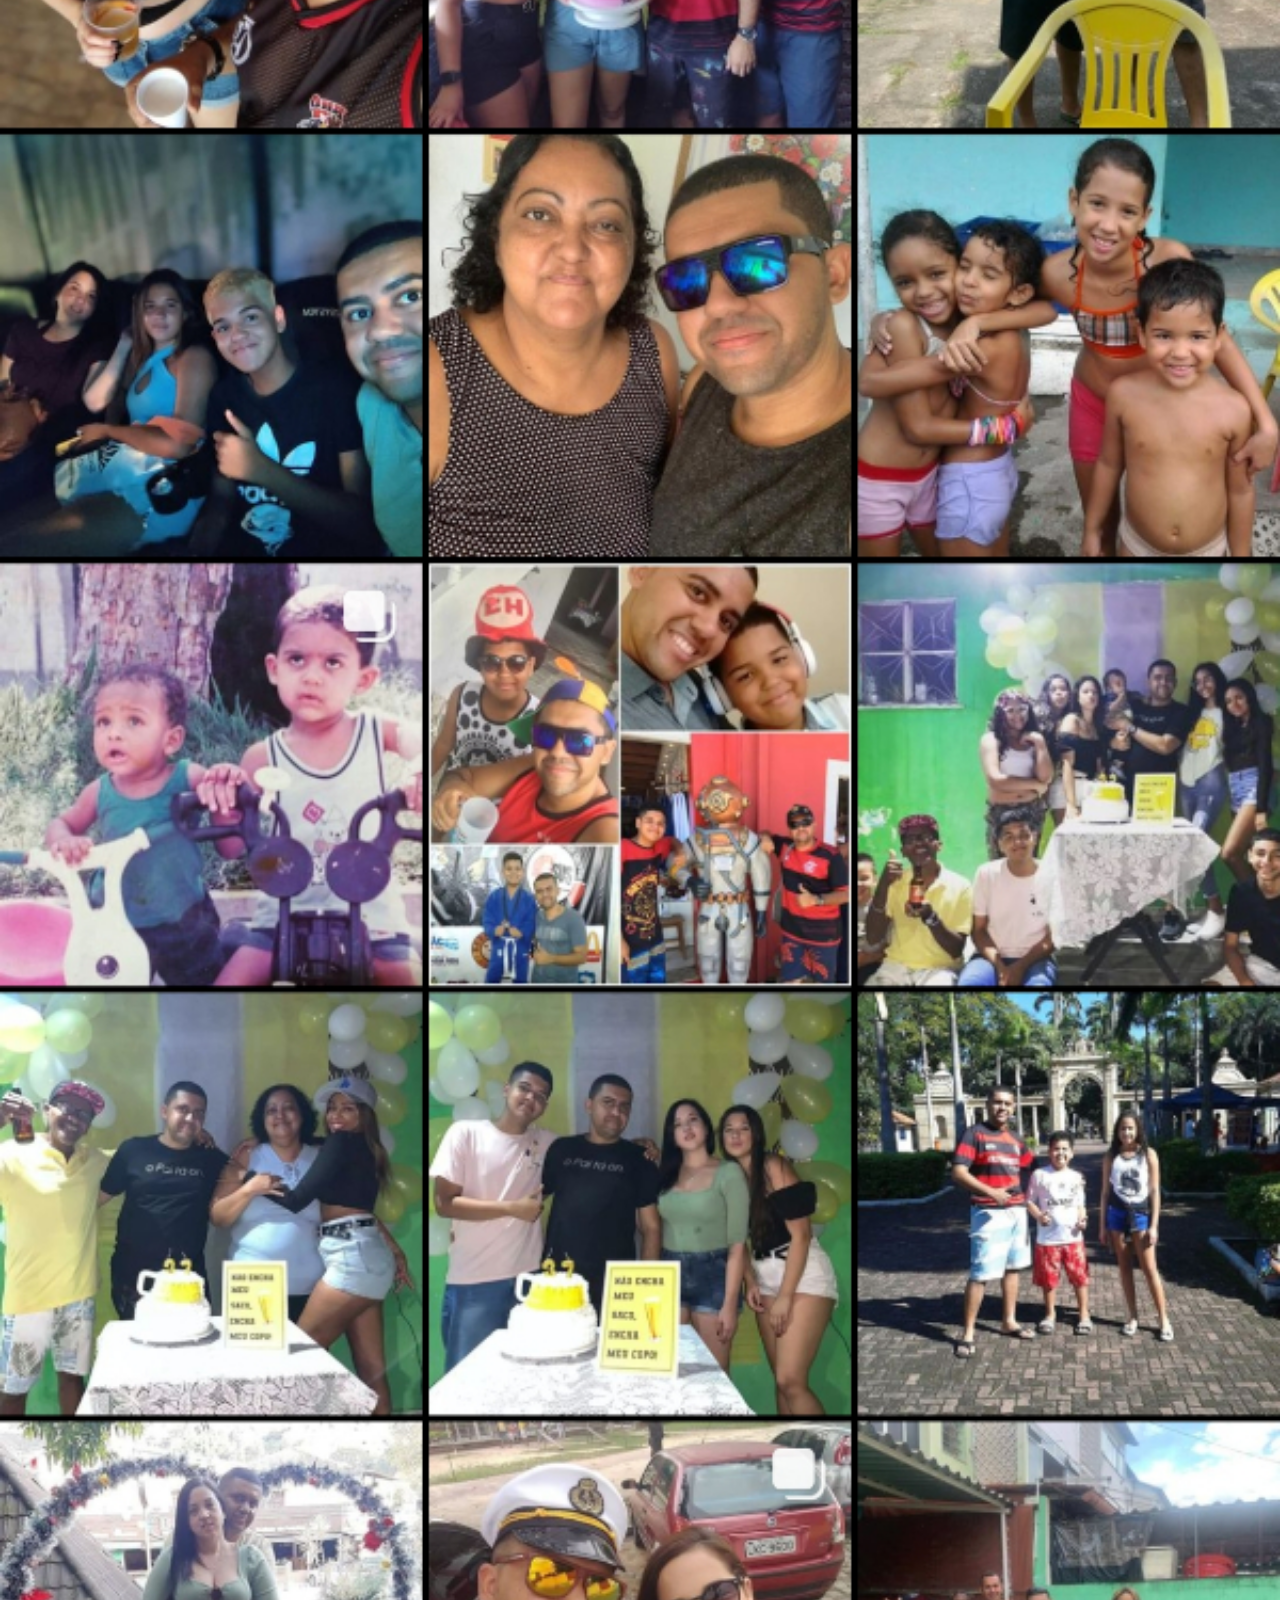
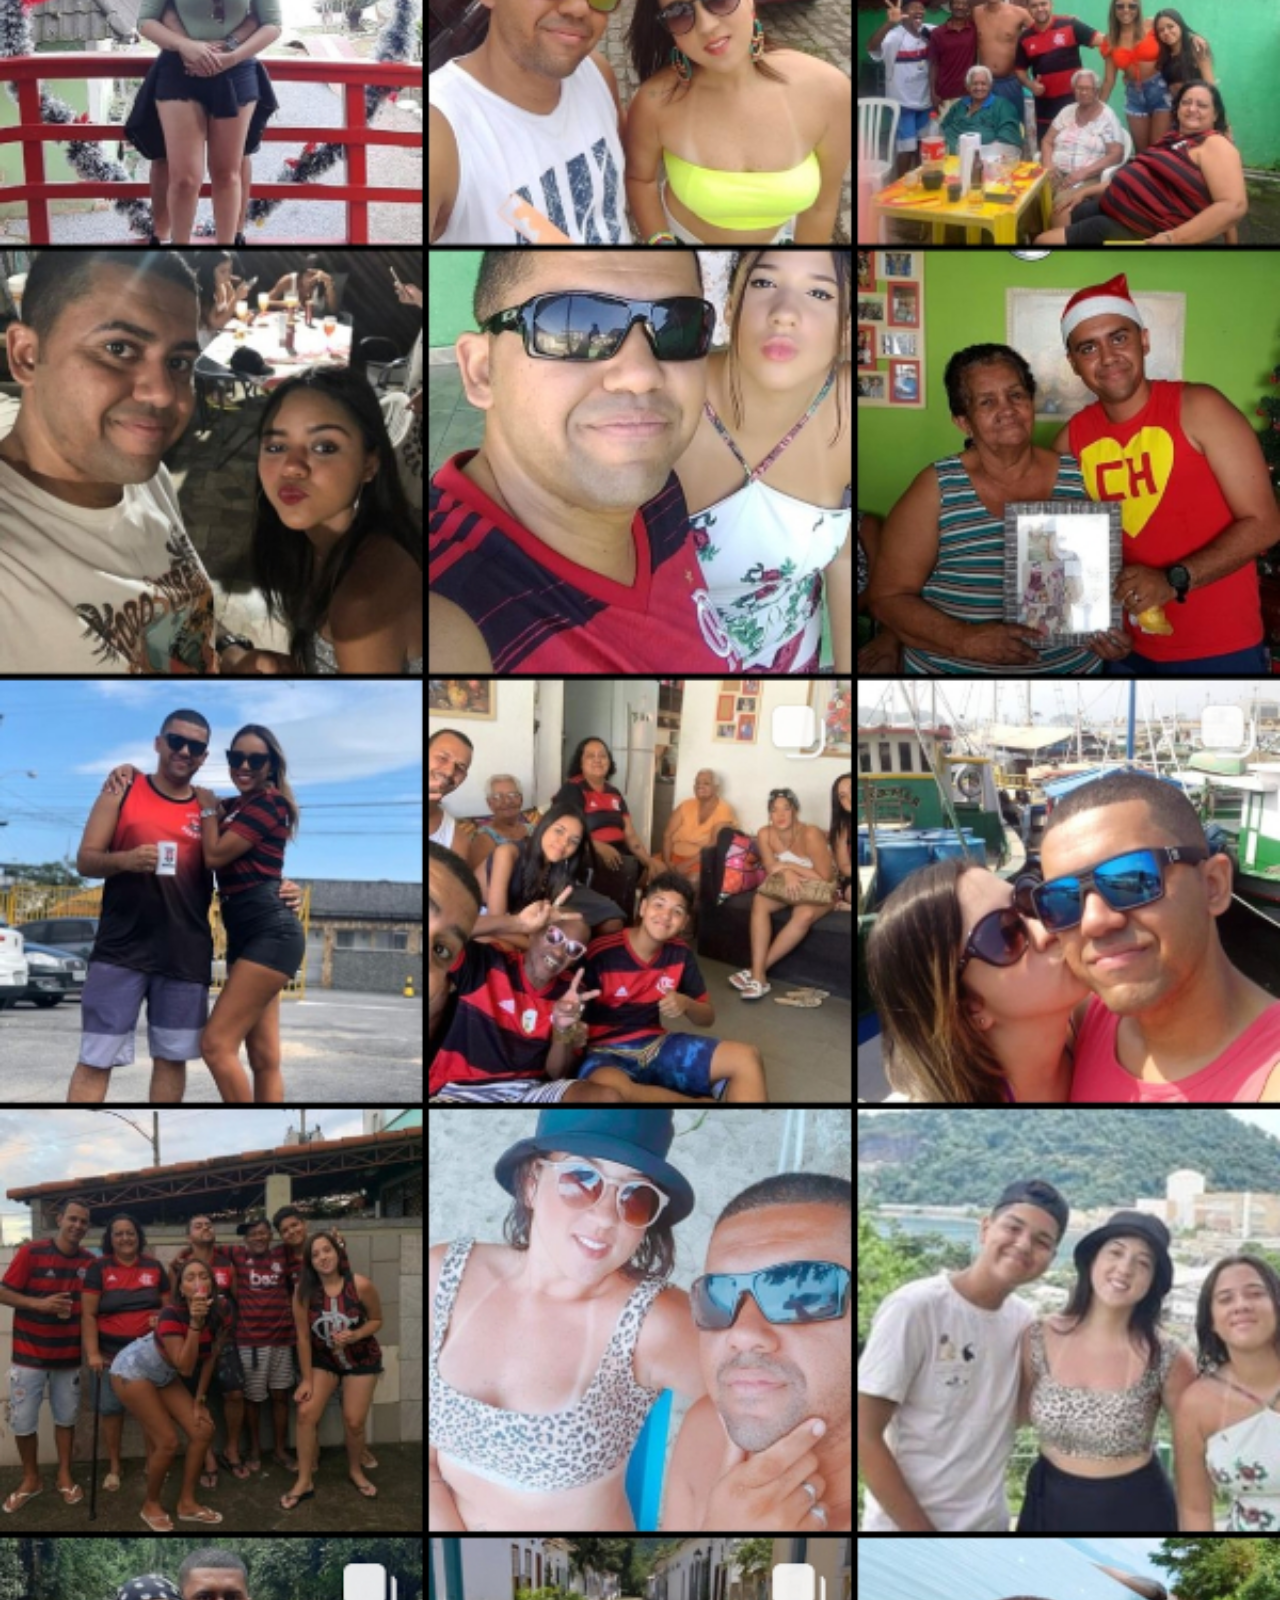
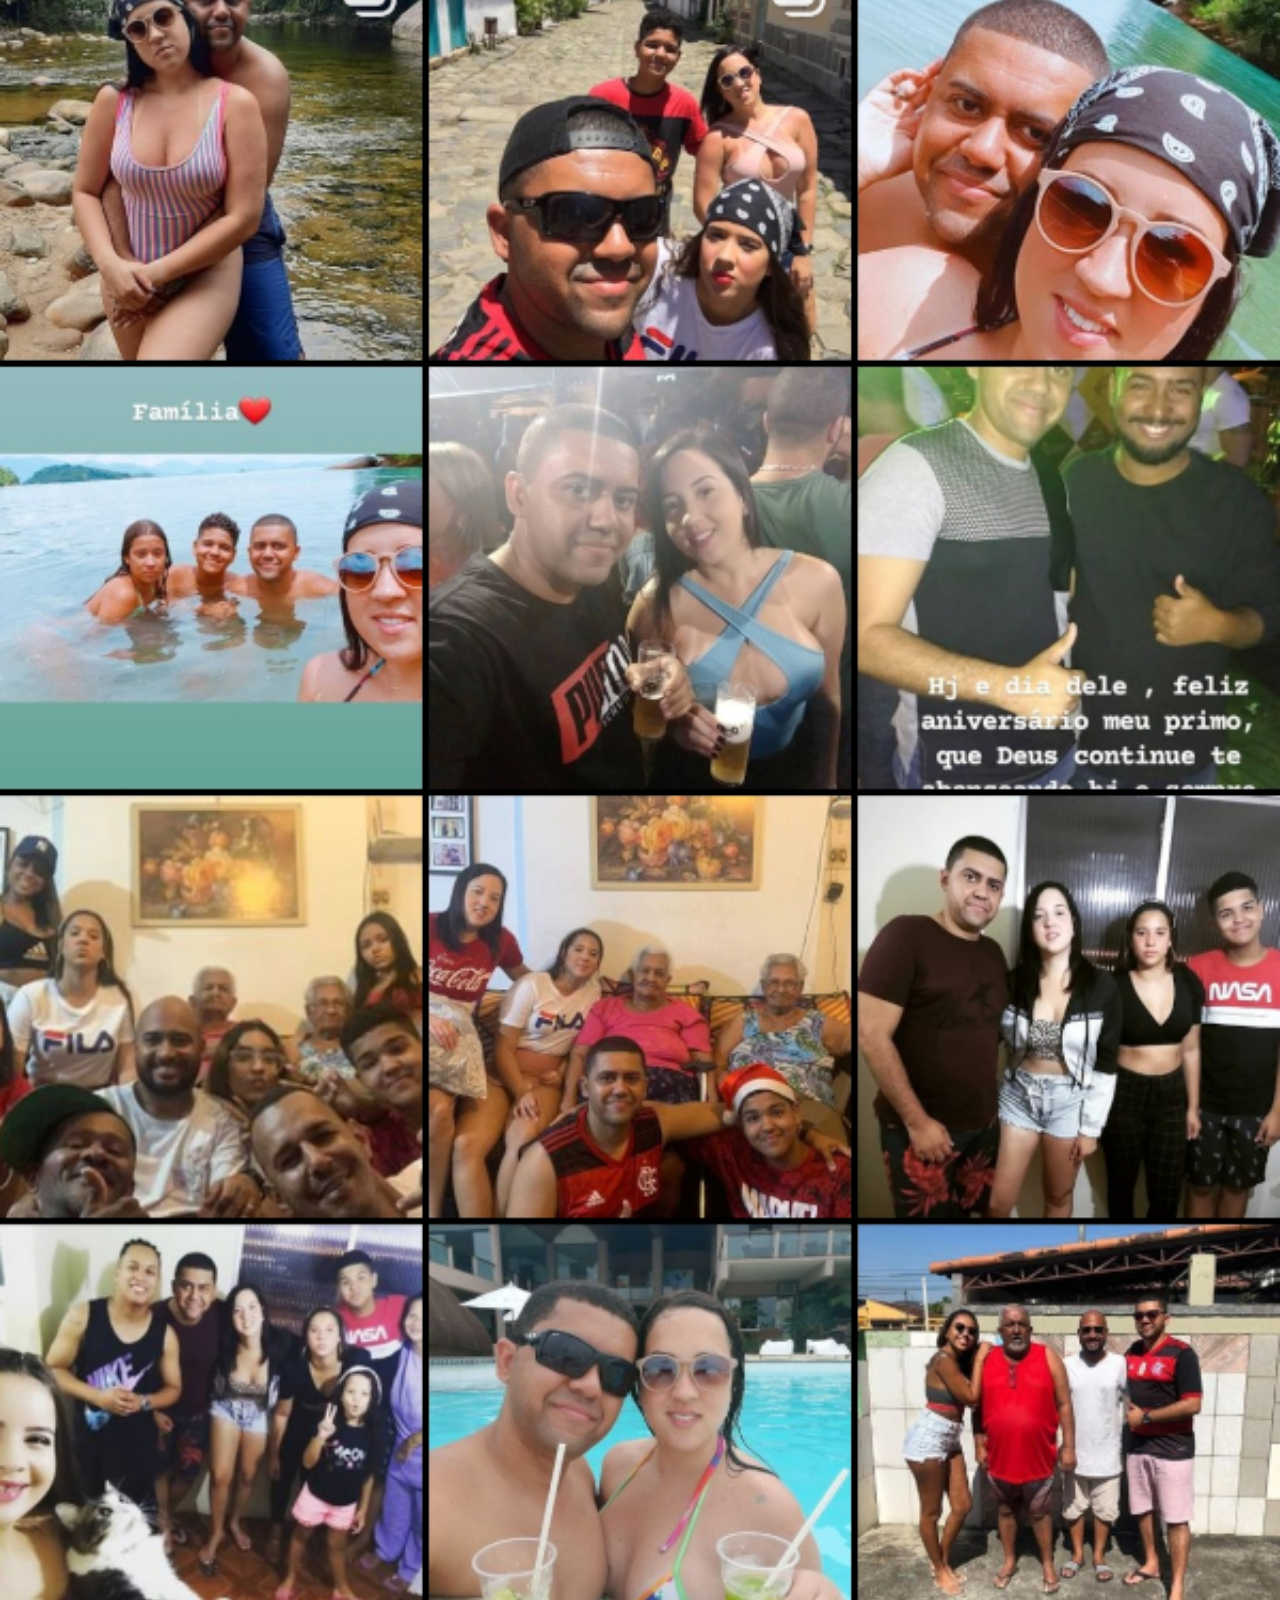
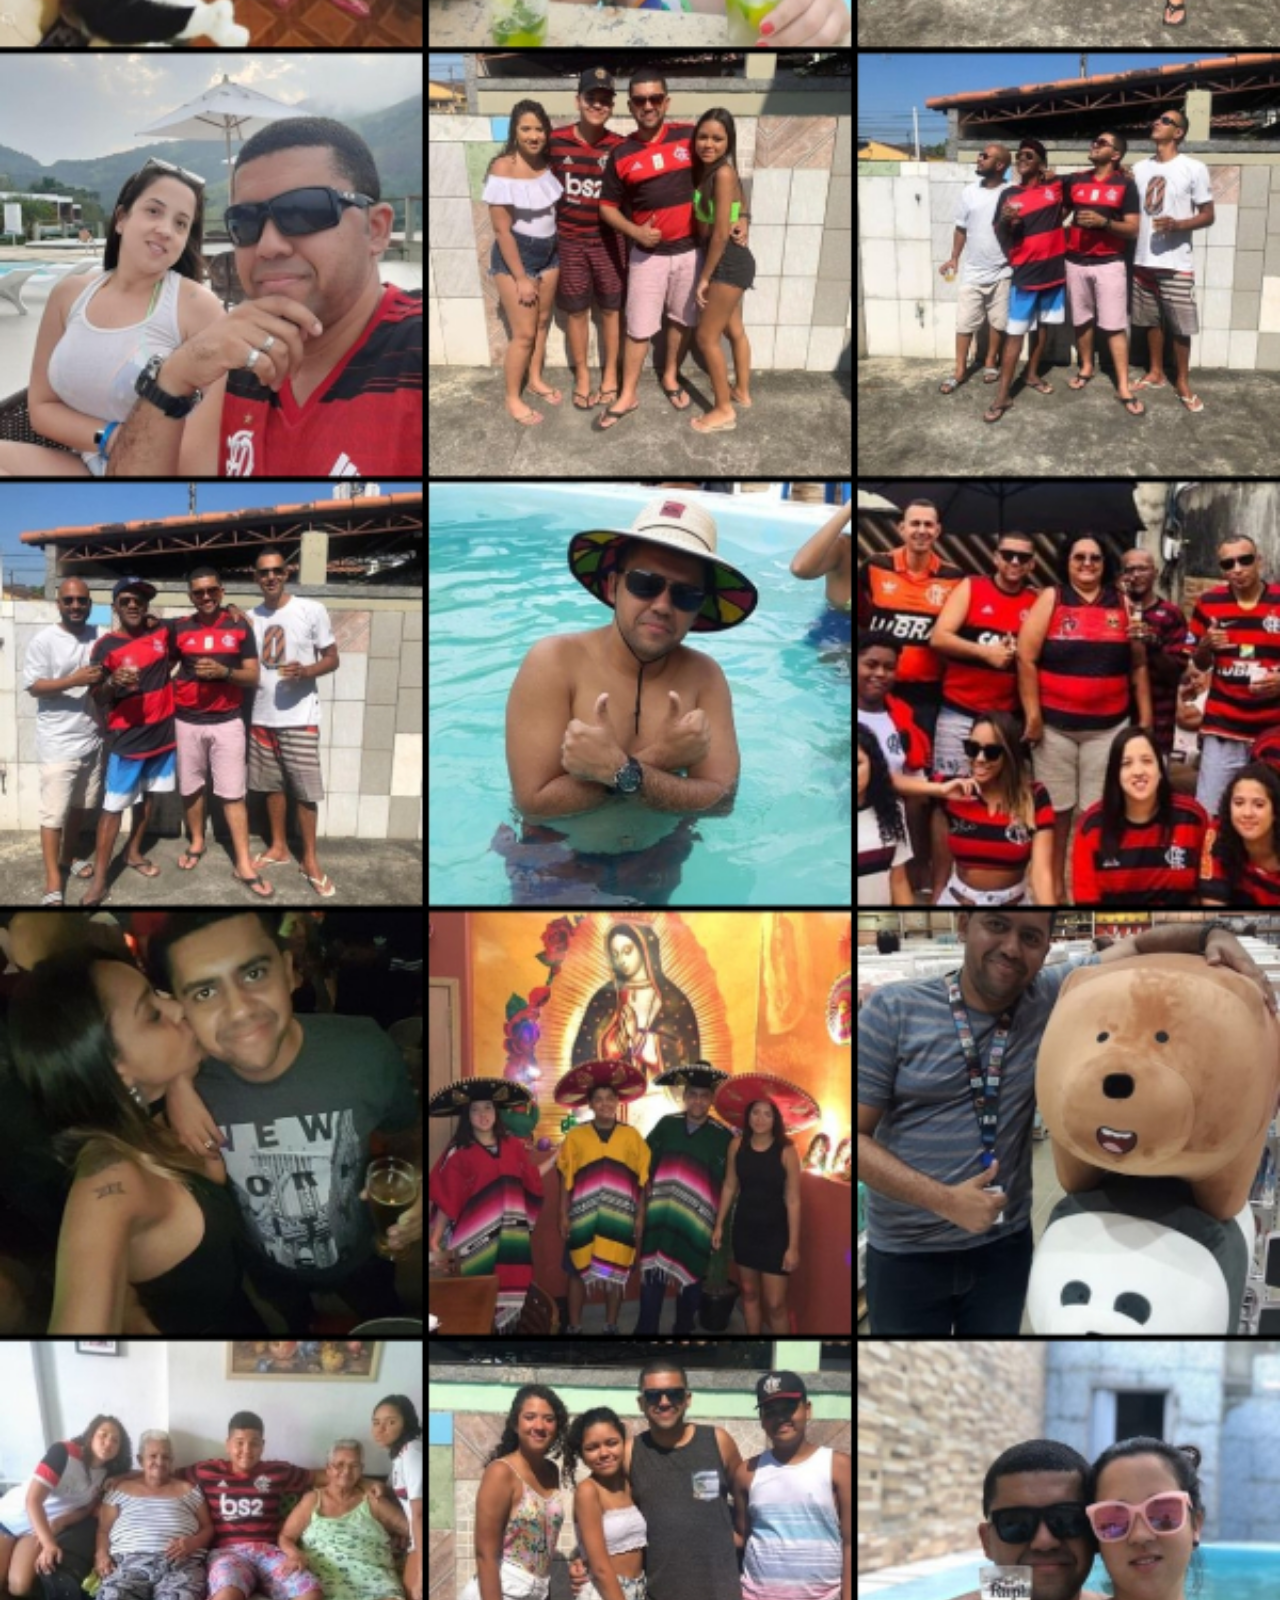
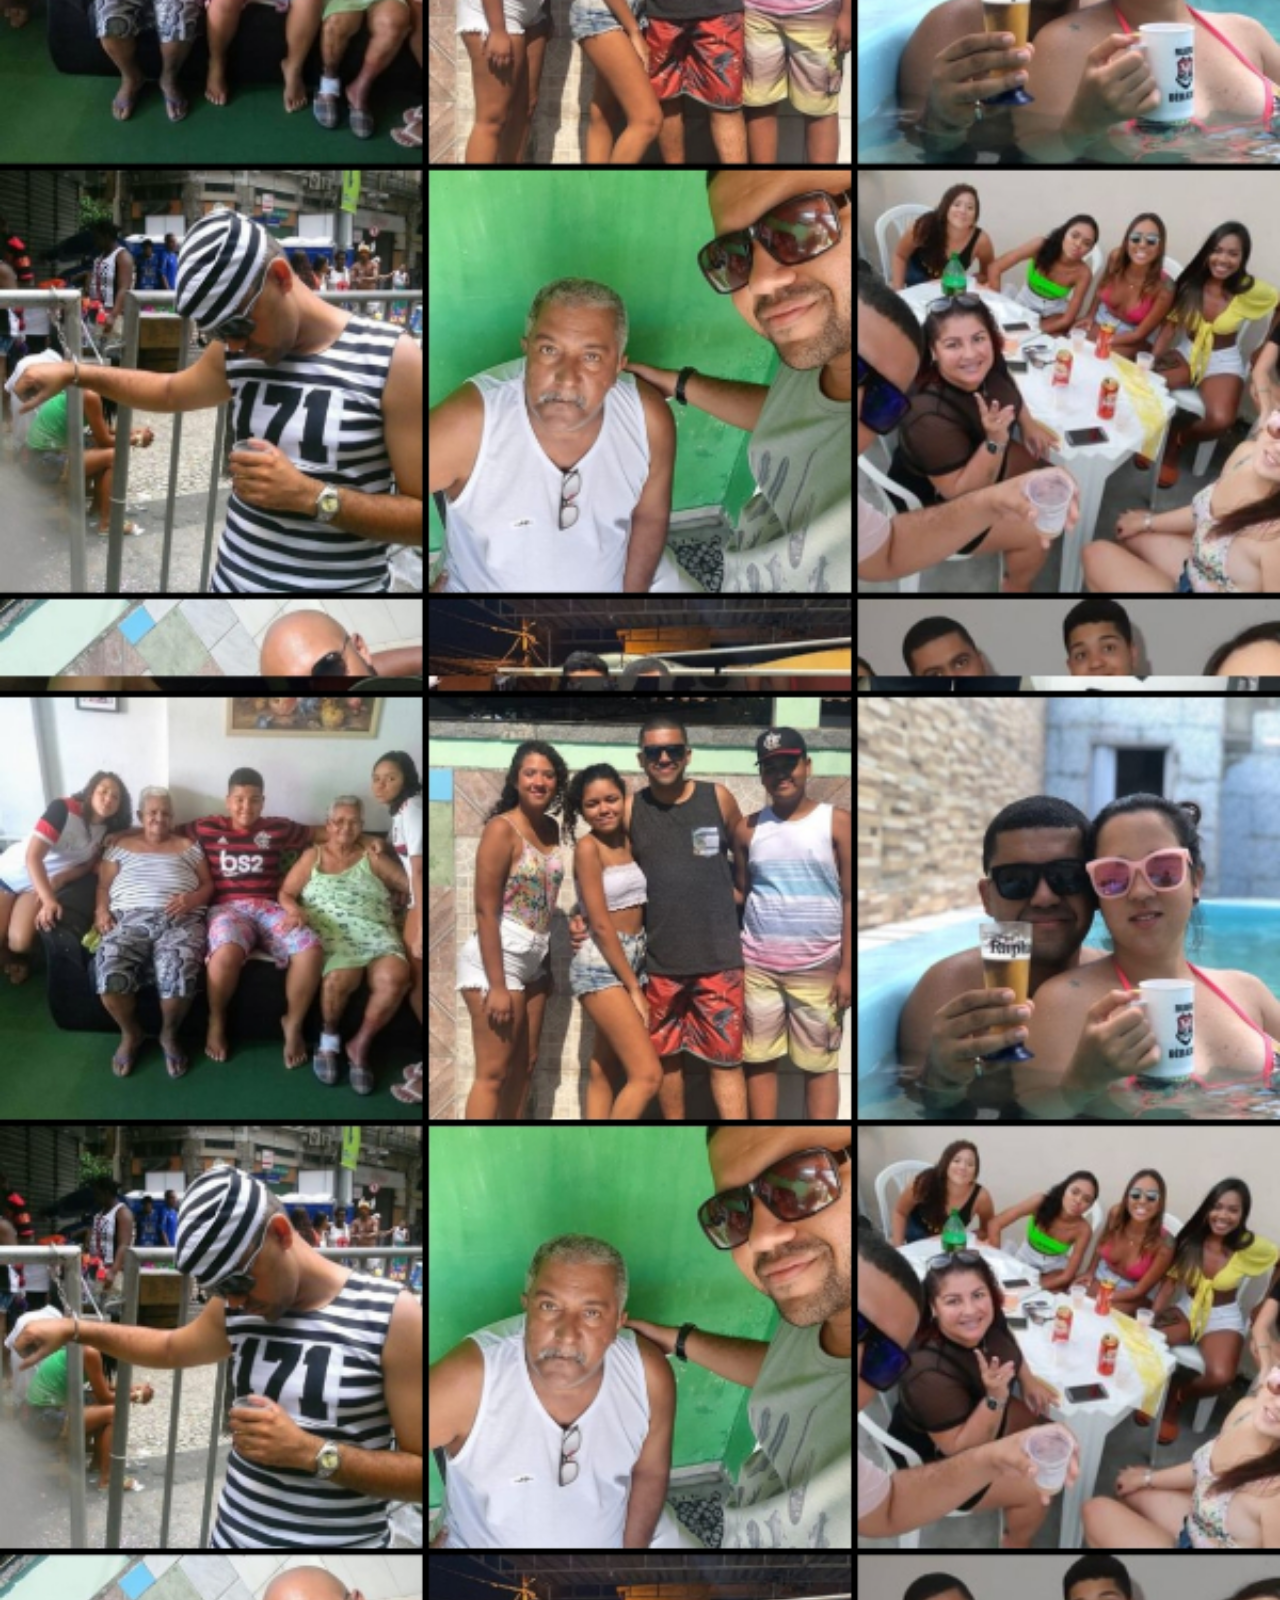
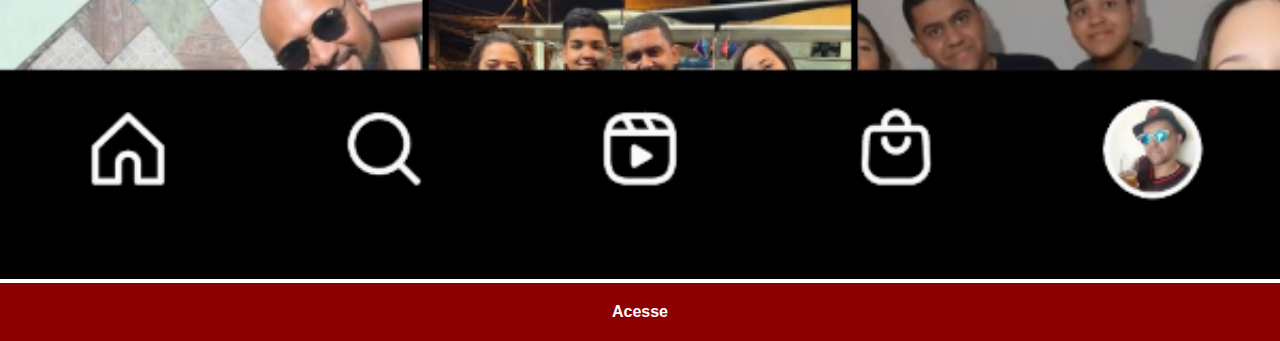
<file: instagram.html>
<!DOCTYPE html>
<html lang="pt-br">
<head>
    <meta charset="UTF-8">
    <meta http-equiv="X-UA-Compatible" content="IE=edge">
    <meta name="viewport" content="width=device-width, initial-scale=1.0">
    <title>Instagram</title>
<link rel="stylesheet" href="estilos/social.css">

</head>
<body>
    <img src="imagens/tela-instagram-pq.jpg" alt="YouTube">
    <a href="https://www.instagram.com/raphael.nao.oficial/" target="_blank">Acesse</a>
</body>
</html>
</file>
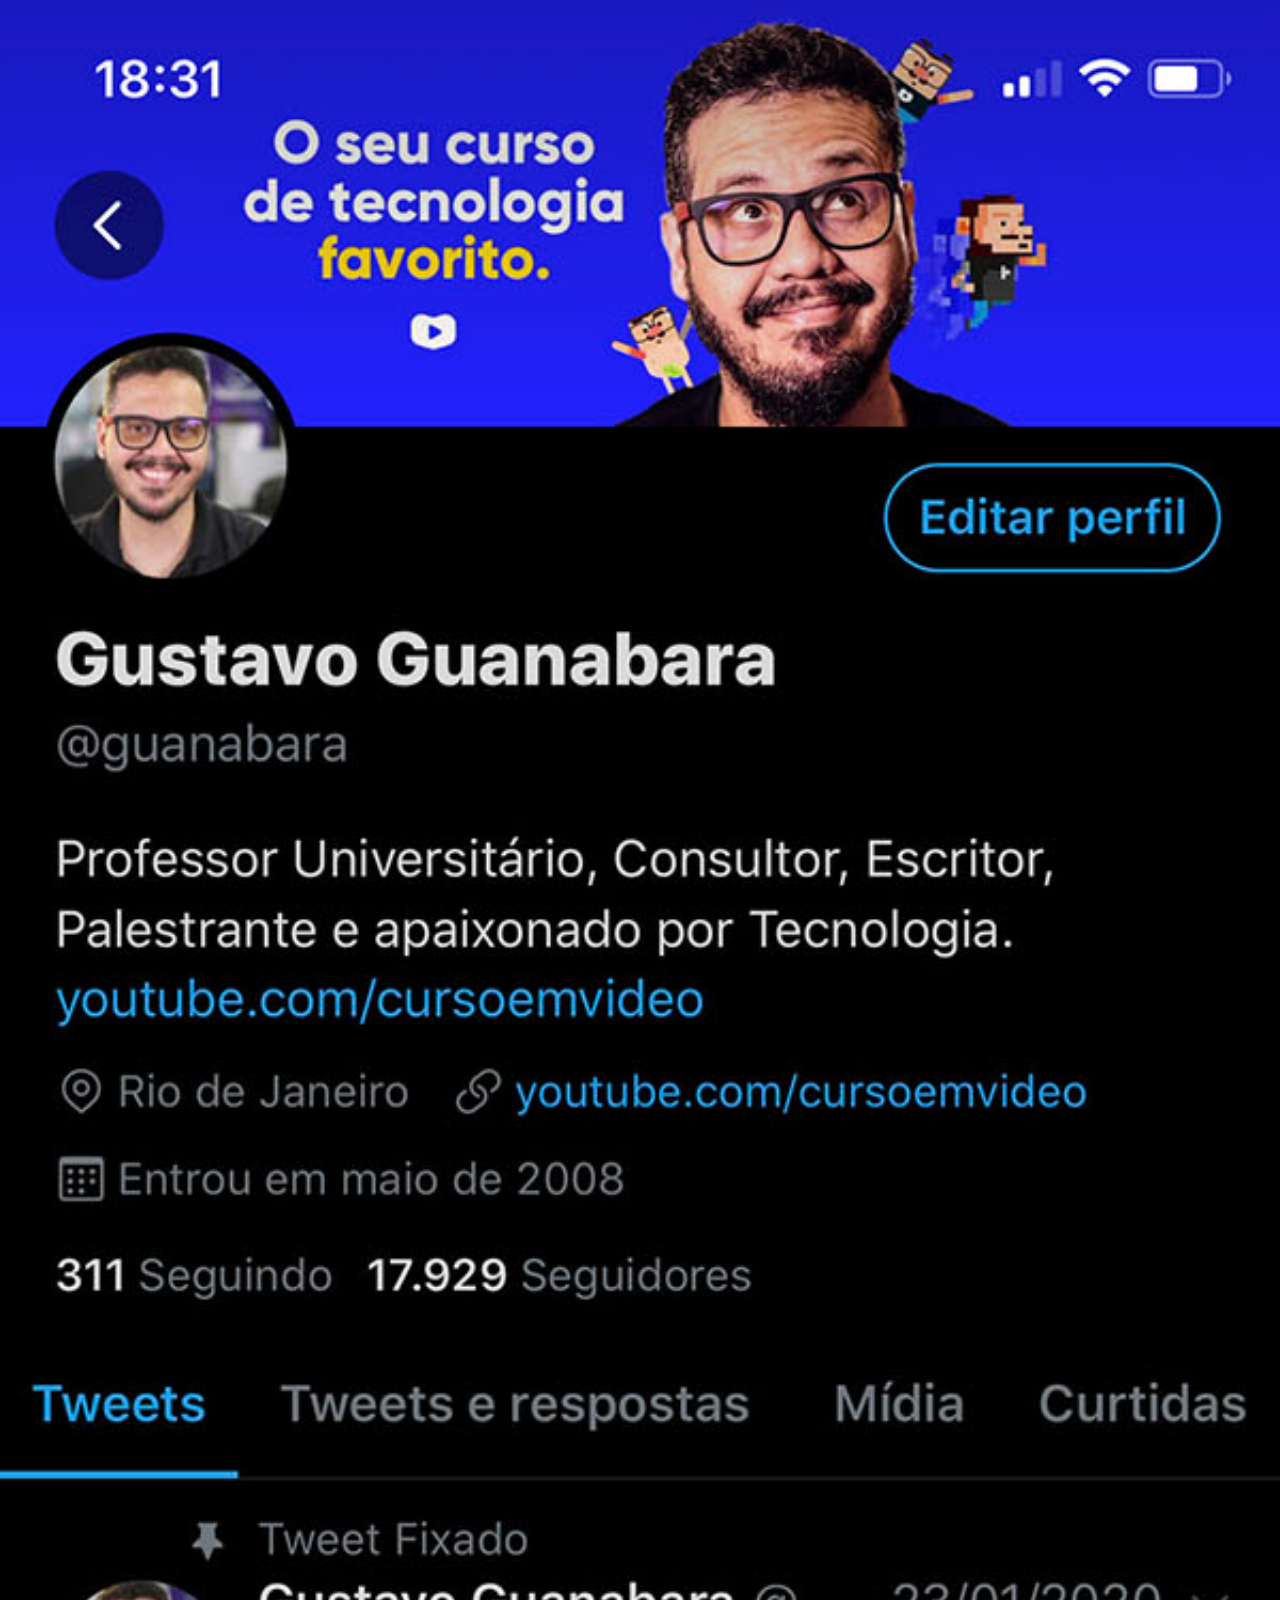
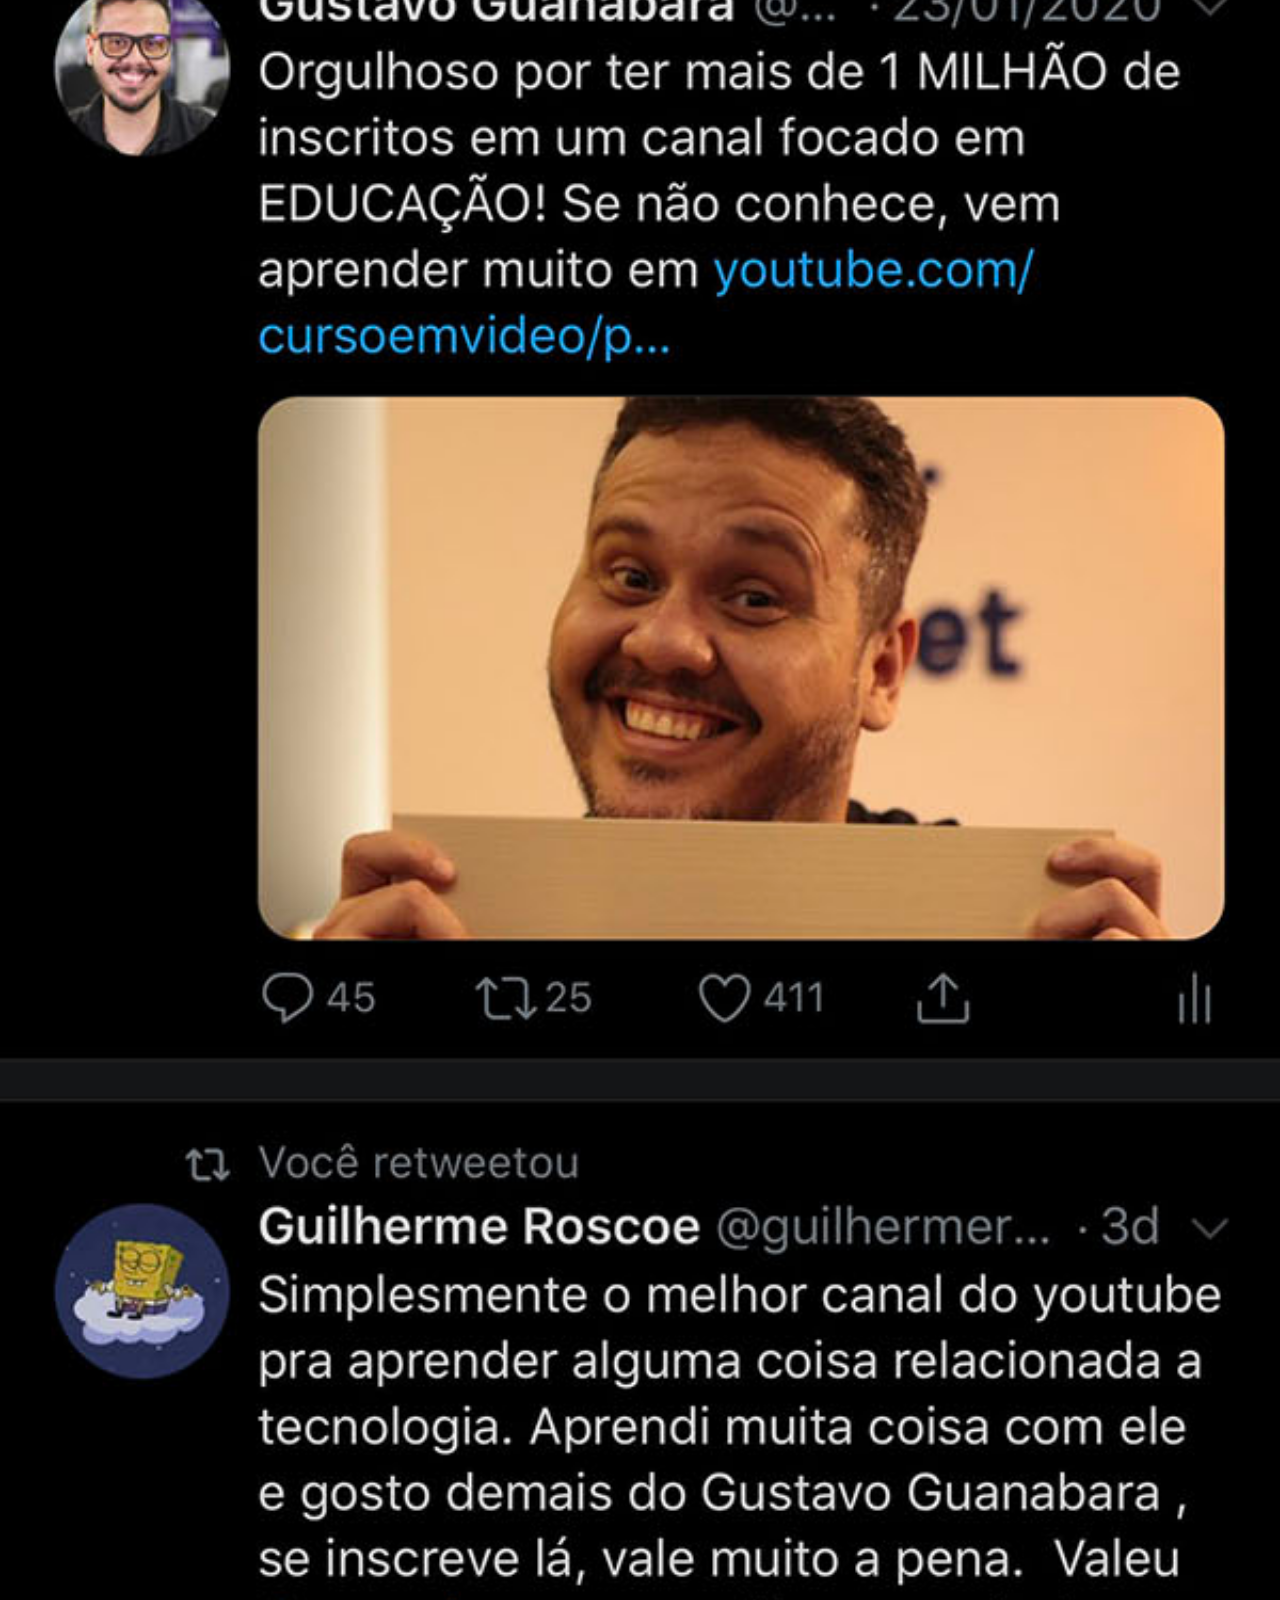
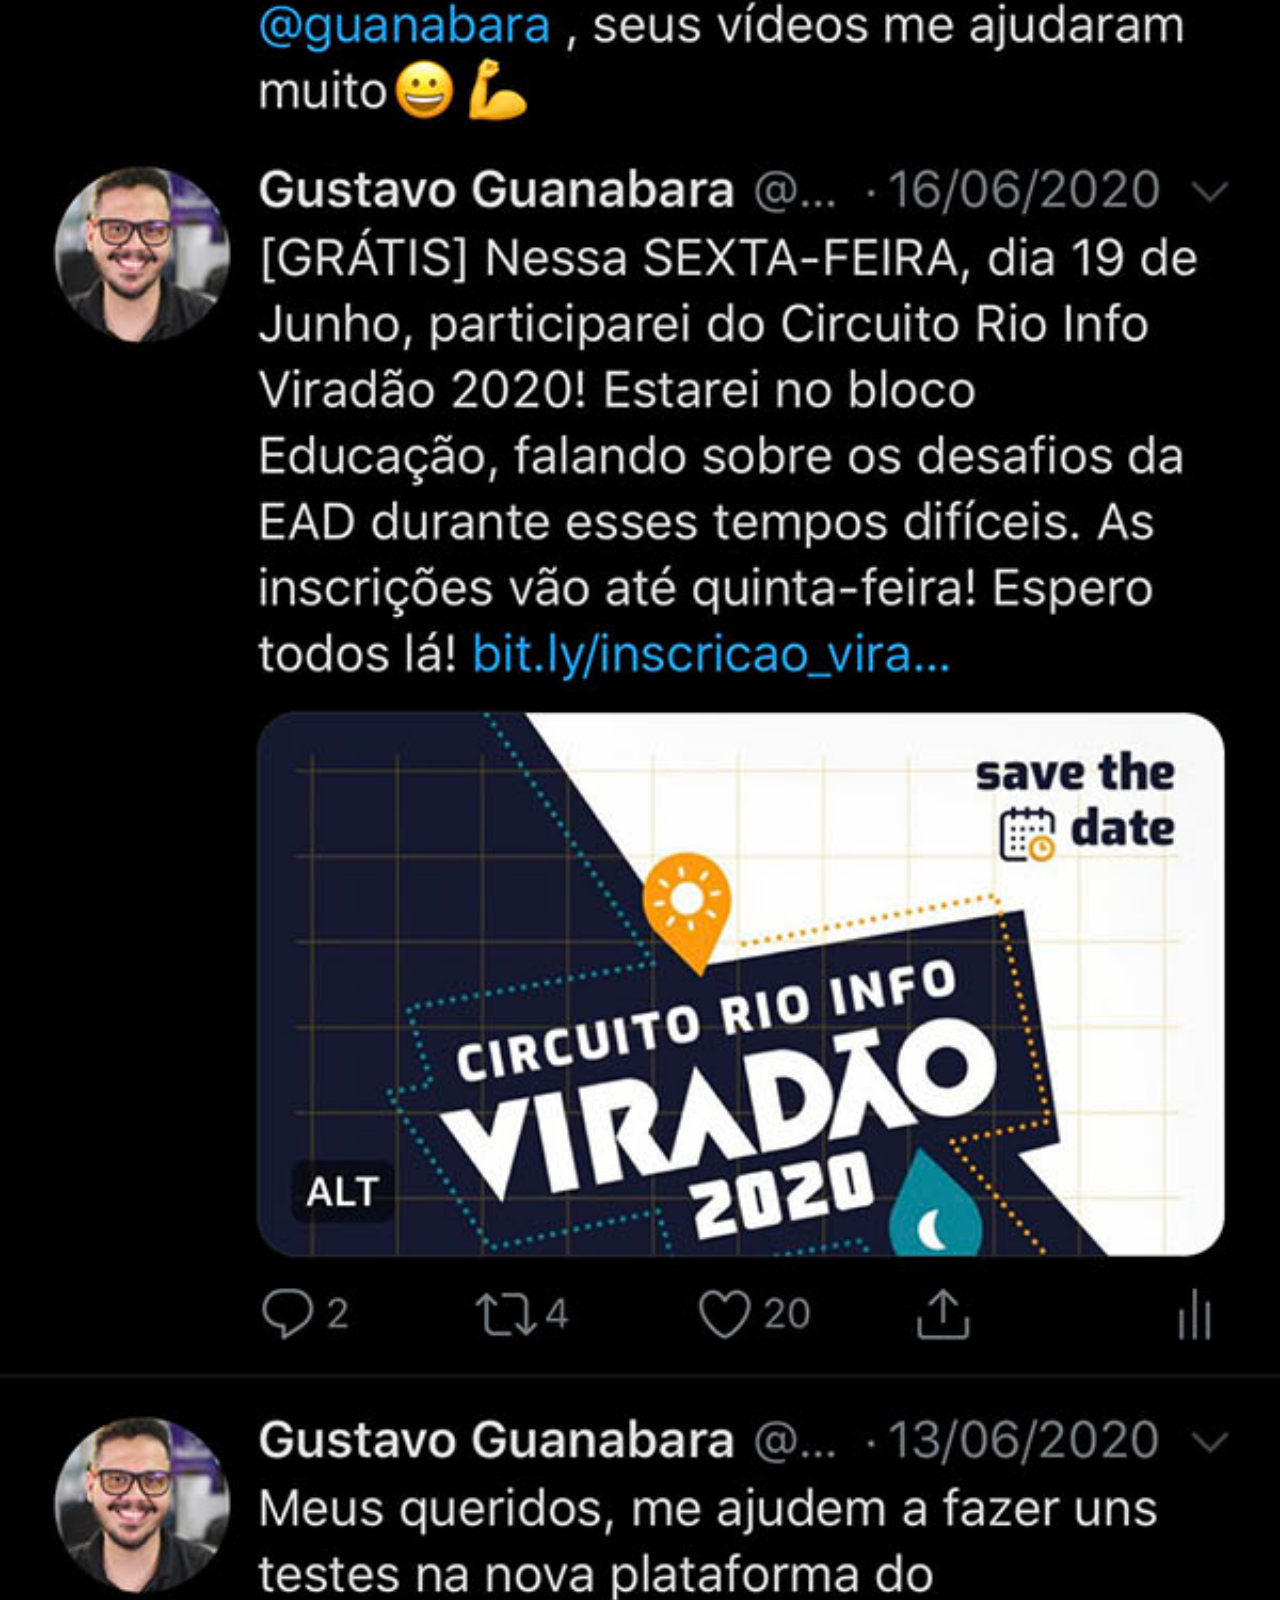
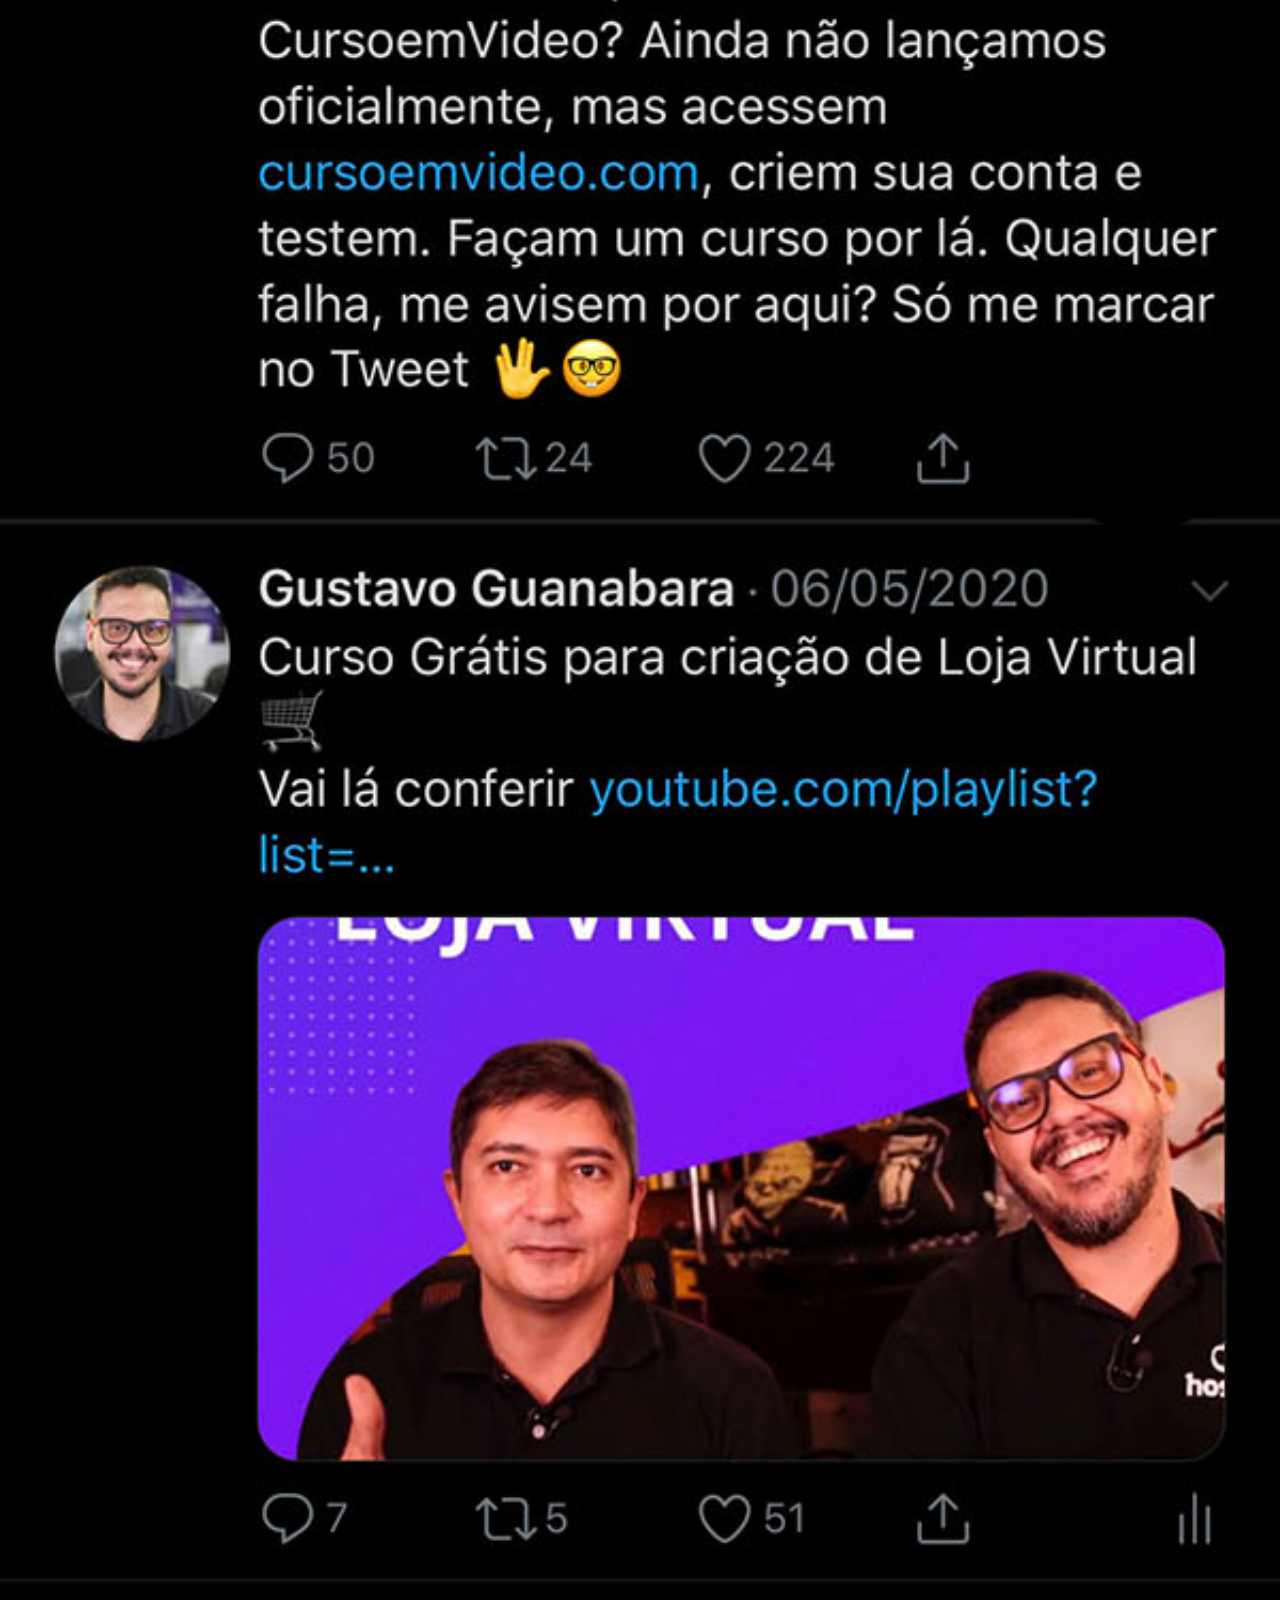
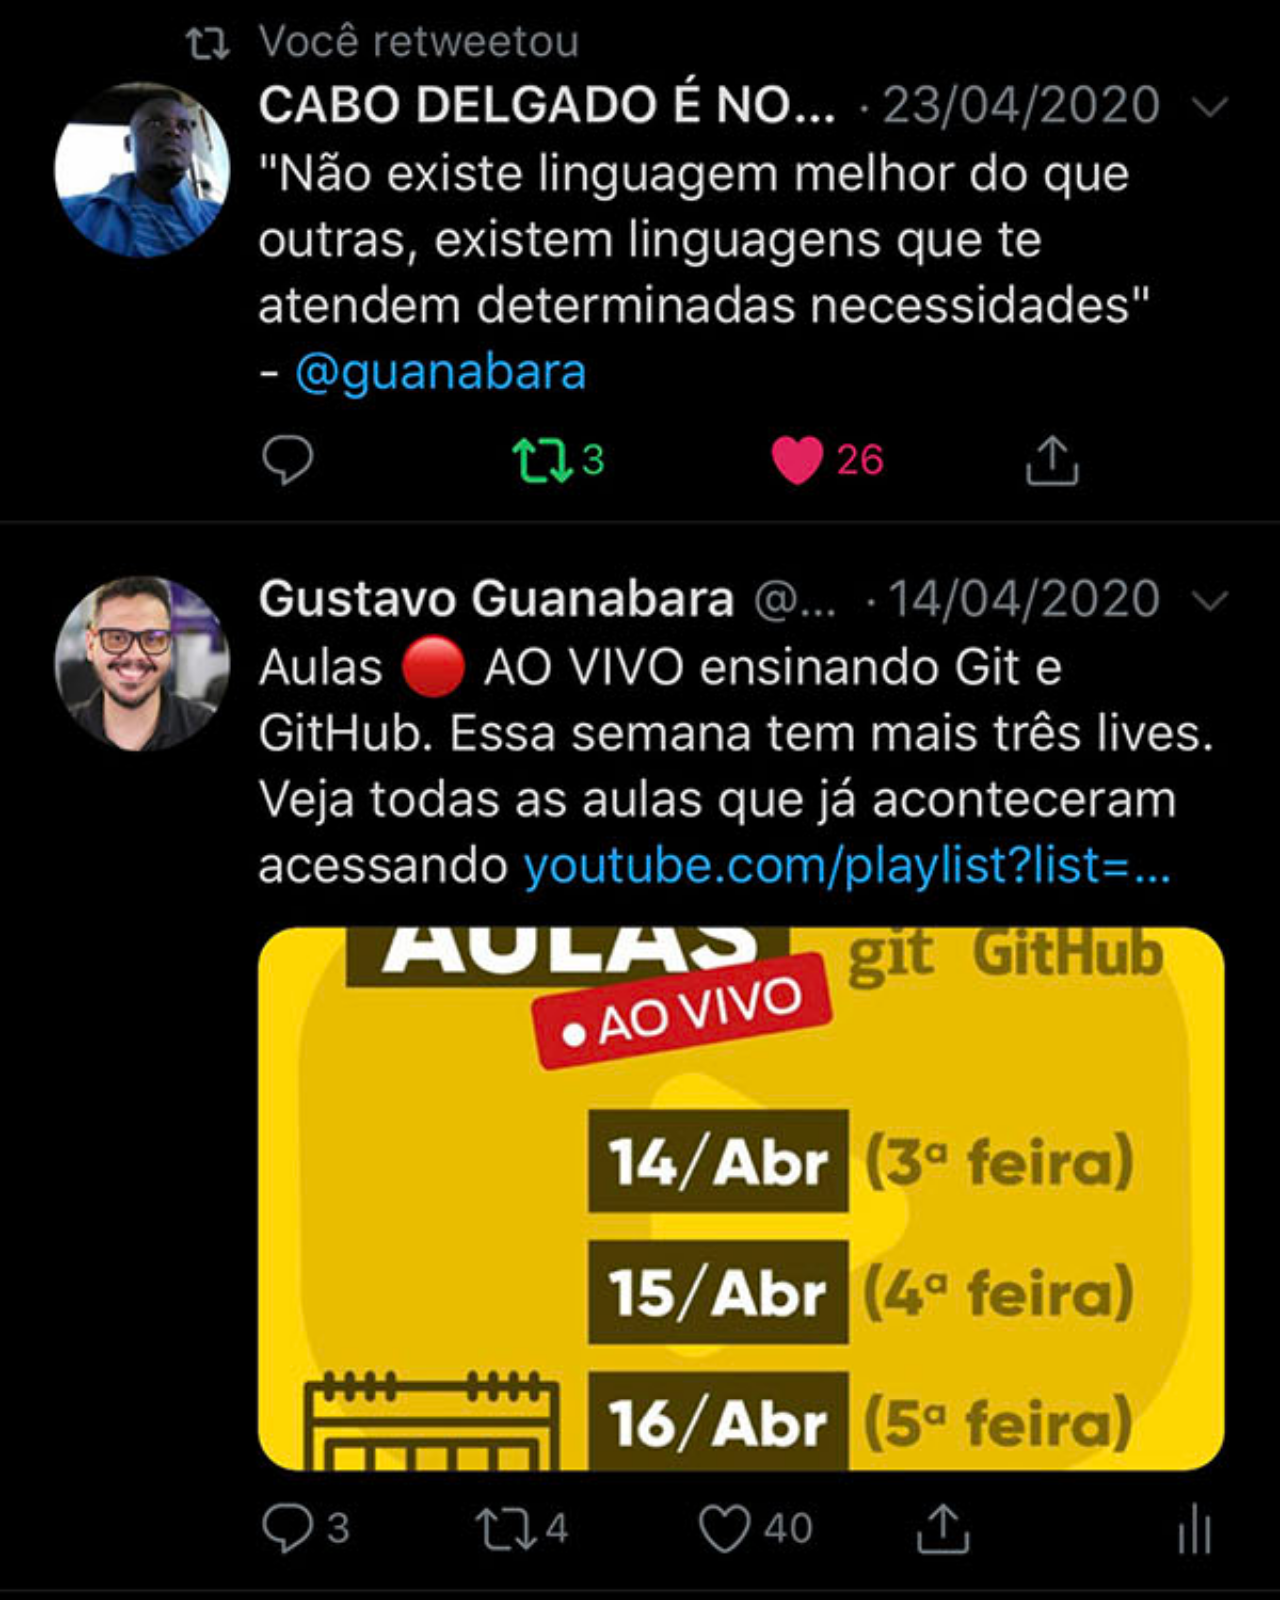
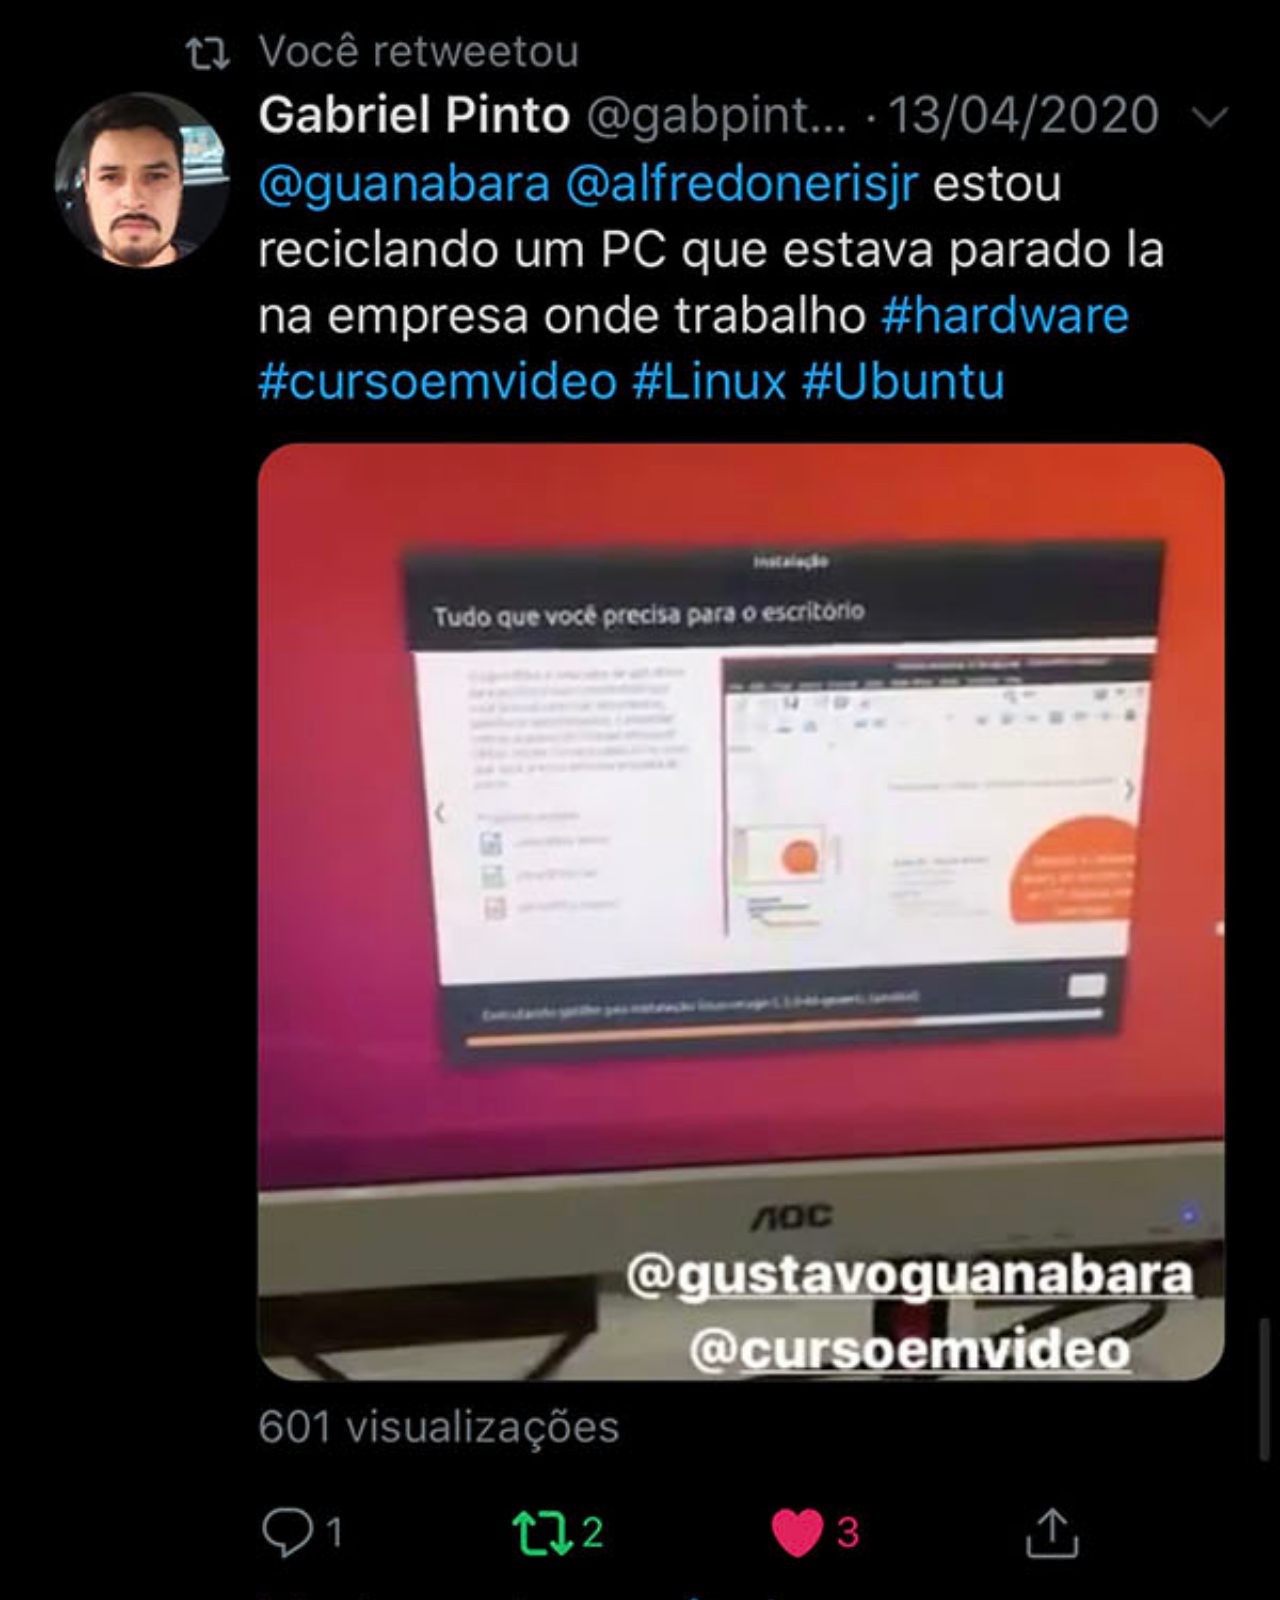
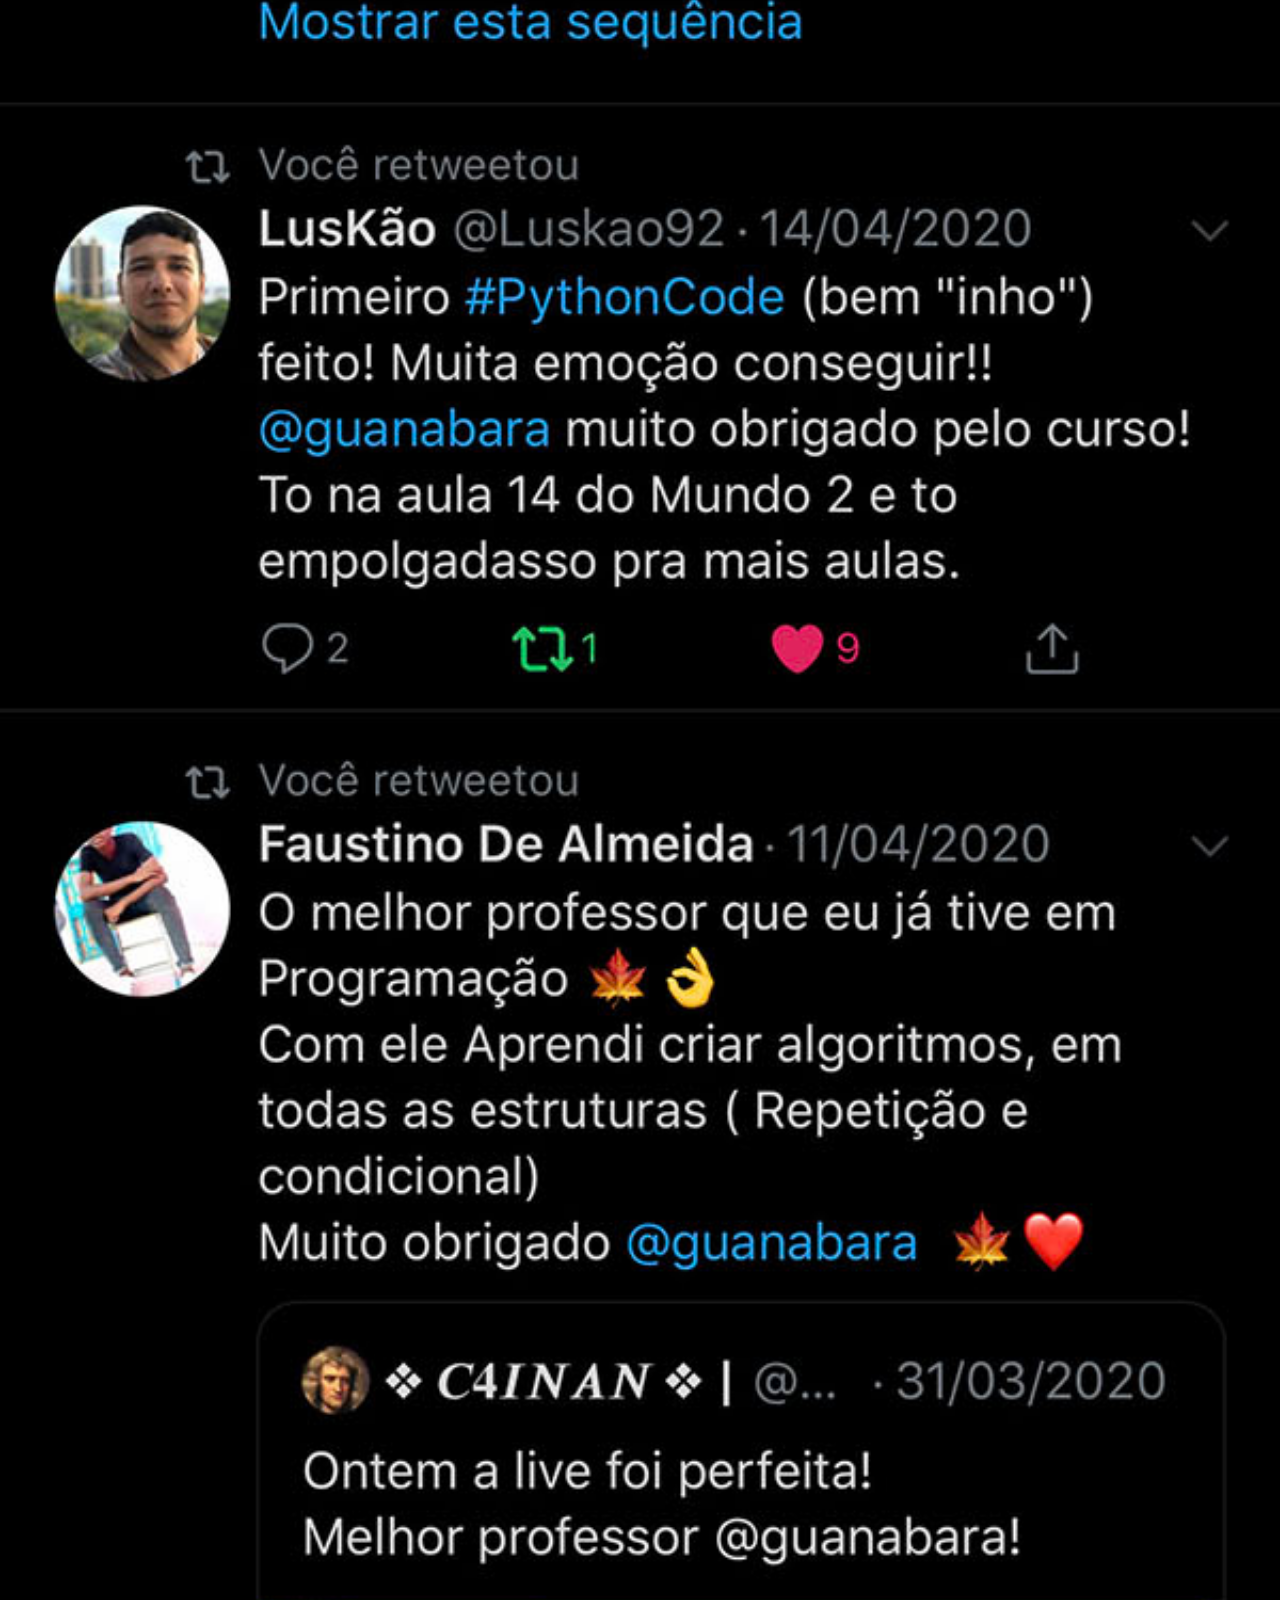
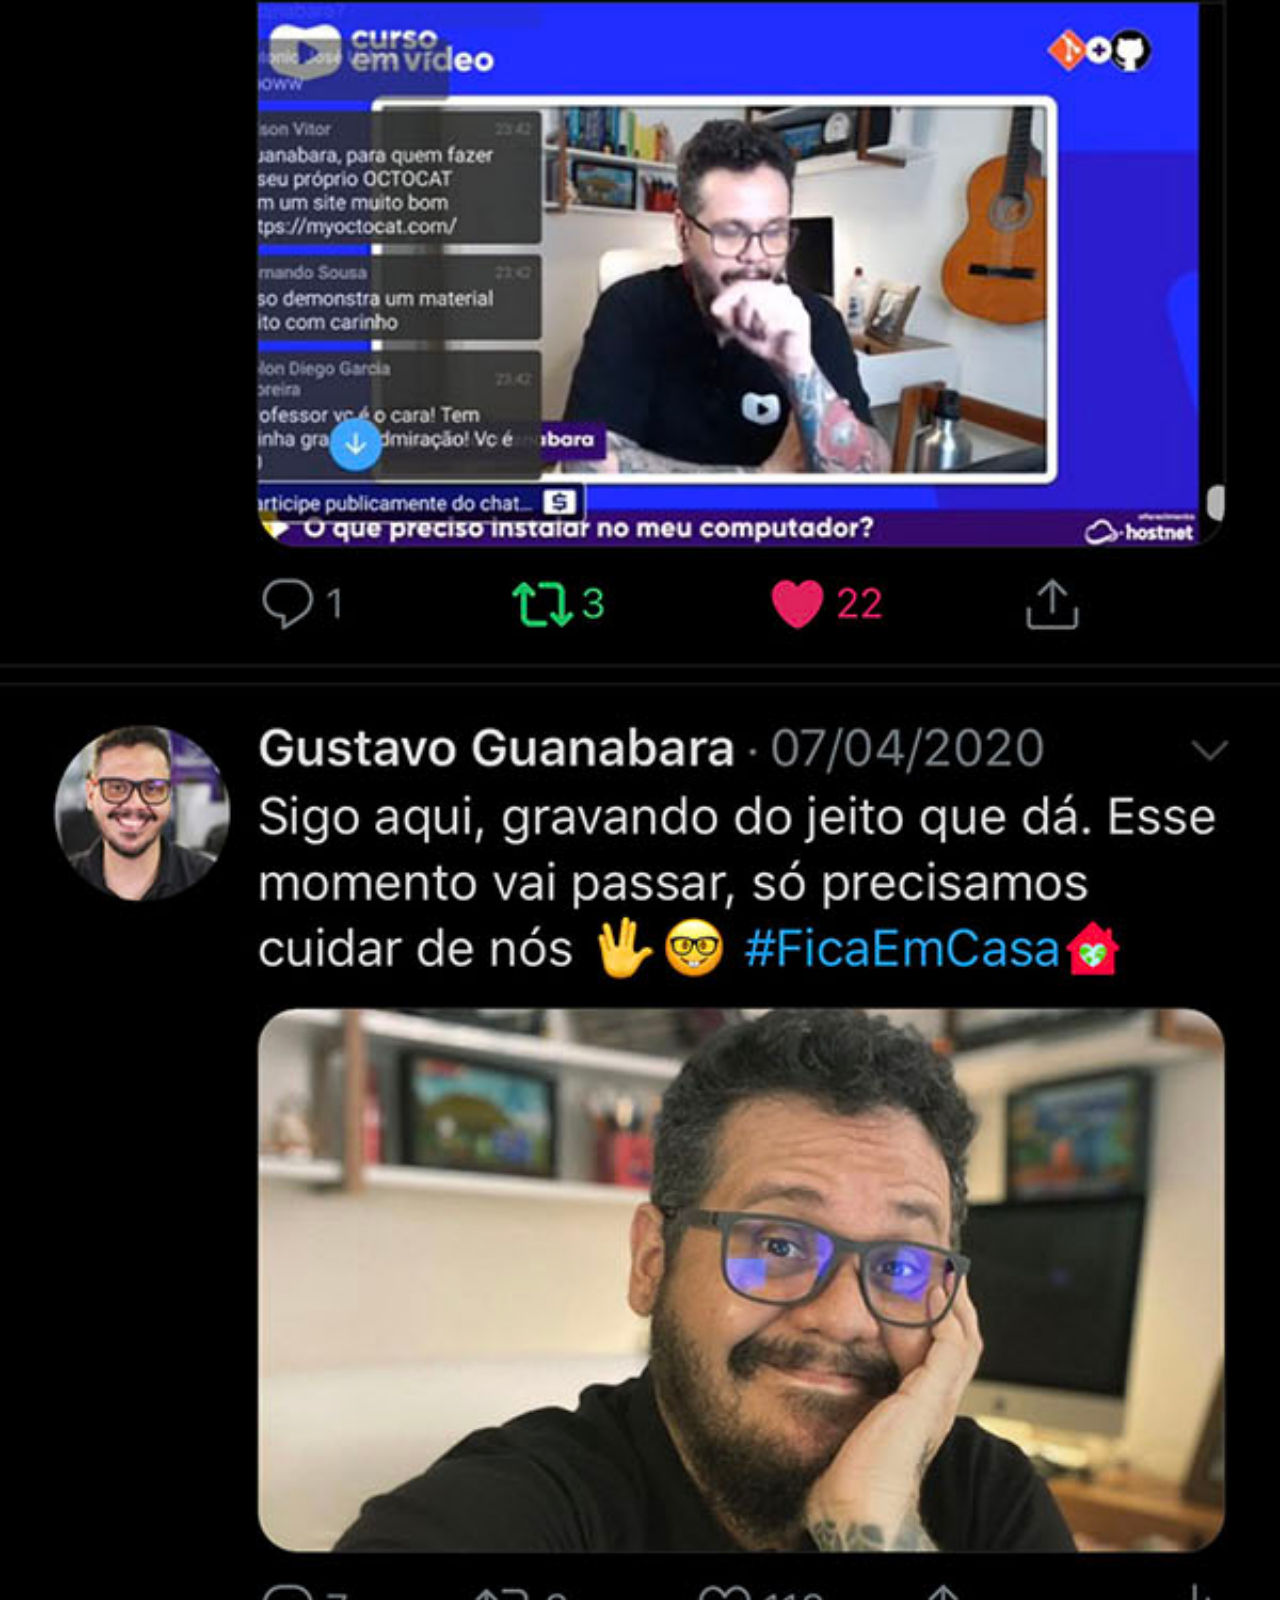
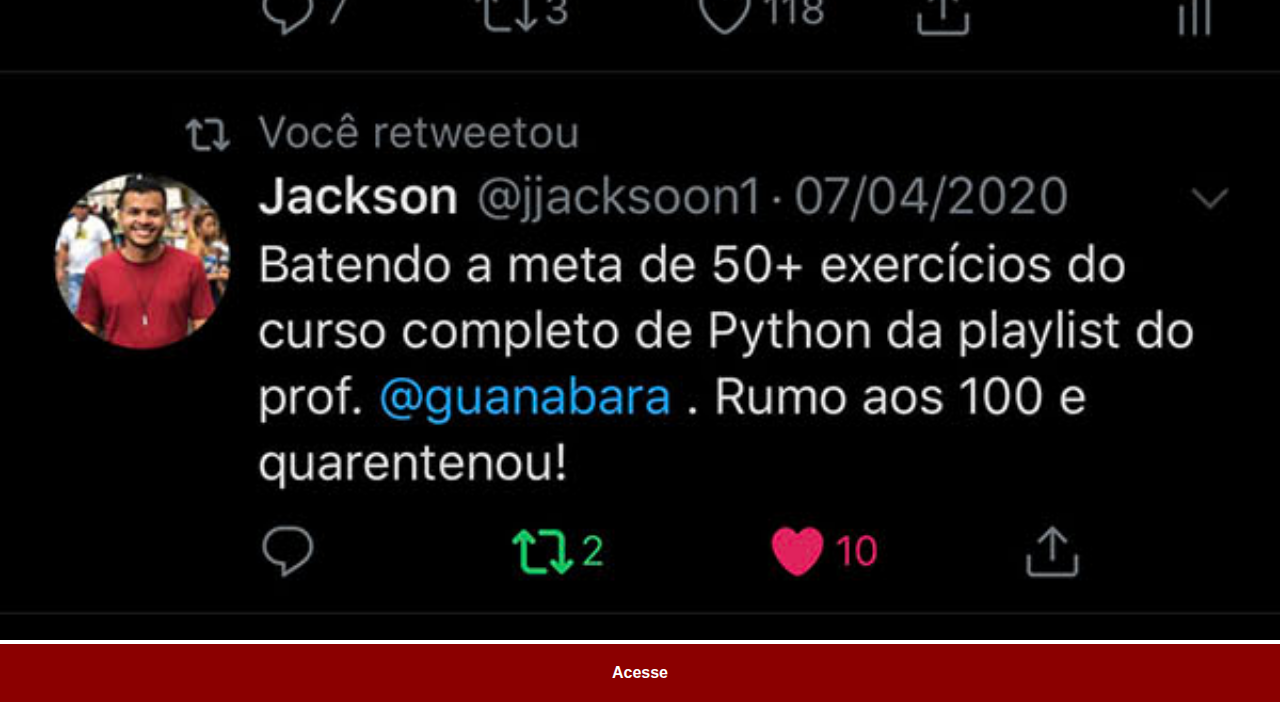
<file: twitter.html>
<!DOCTYPE html>
<html lang="pt-br">
<head>
    <meta charset="UTF-8">
    <meta http-equiv="X-UA-Compatible" content="IE=edge">
    <meta name="viewport" content="width=device-width, initial-scale=1.0">
    <title>Twitter</title>
<link rel="stylesheet" href="estilos/social.css">

</head>
<body>
    <img src="imagens/tela-twitter.jpg" alt="YouTube">
    <a href="https://twitter.com/guanabara?ref_src=twsrc%5Egoogle%7Ctwcamp%5Eserp%7Ctwgr%5Eauthor" target="_blank">Acesse</a>
</body>
</html>
</file>
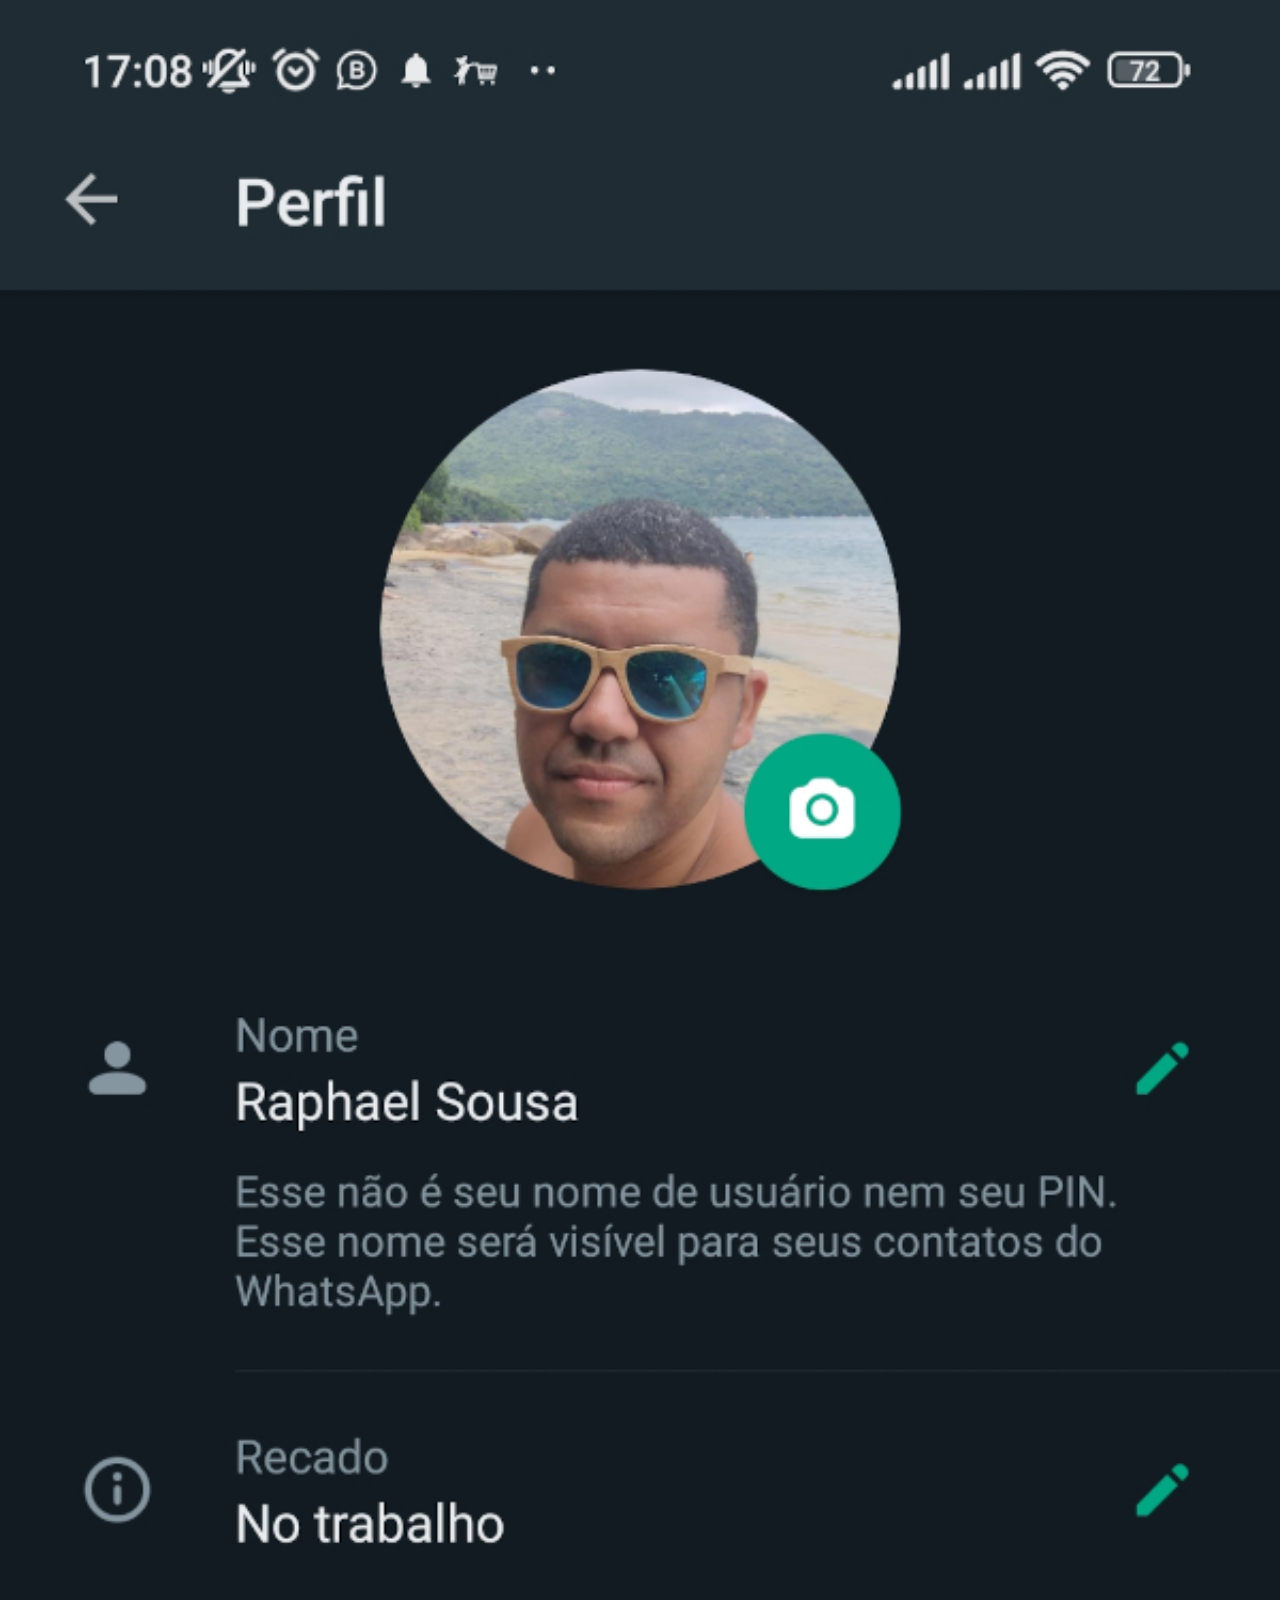
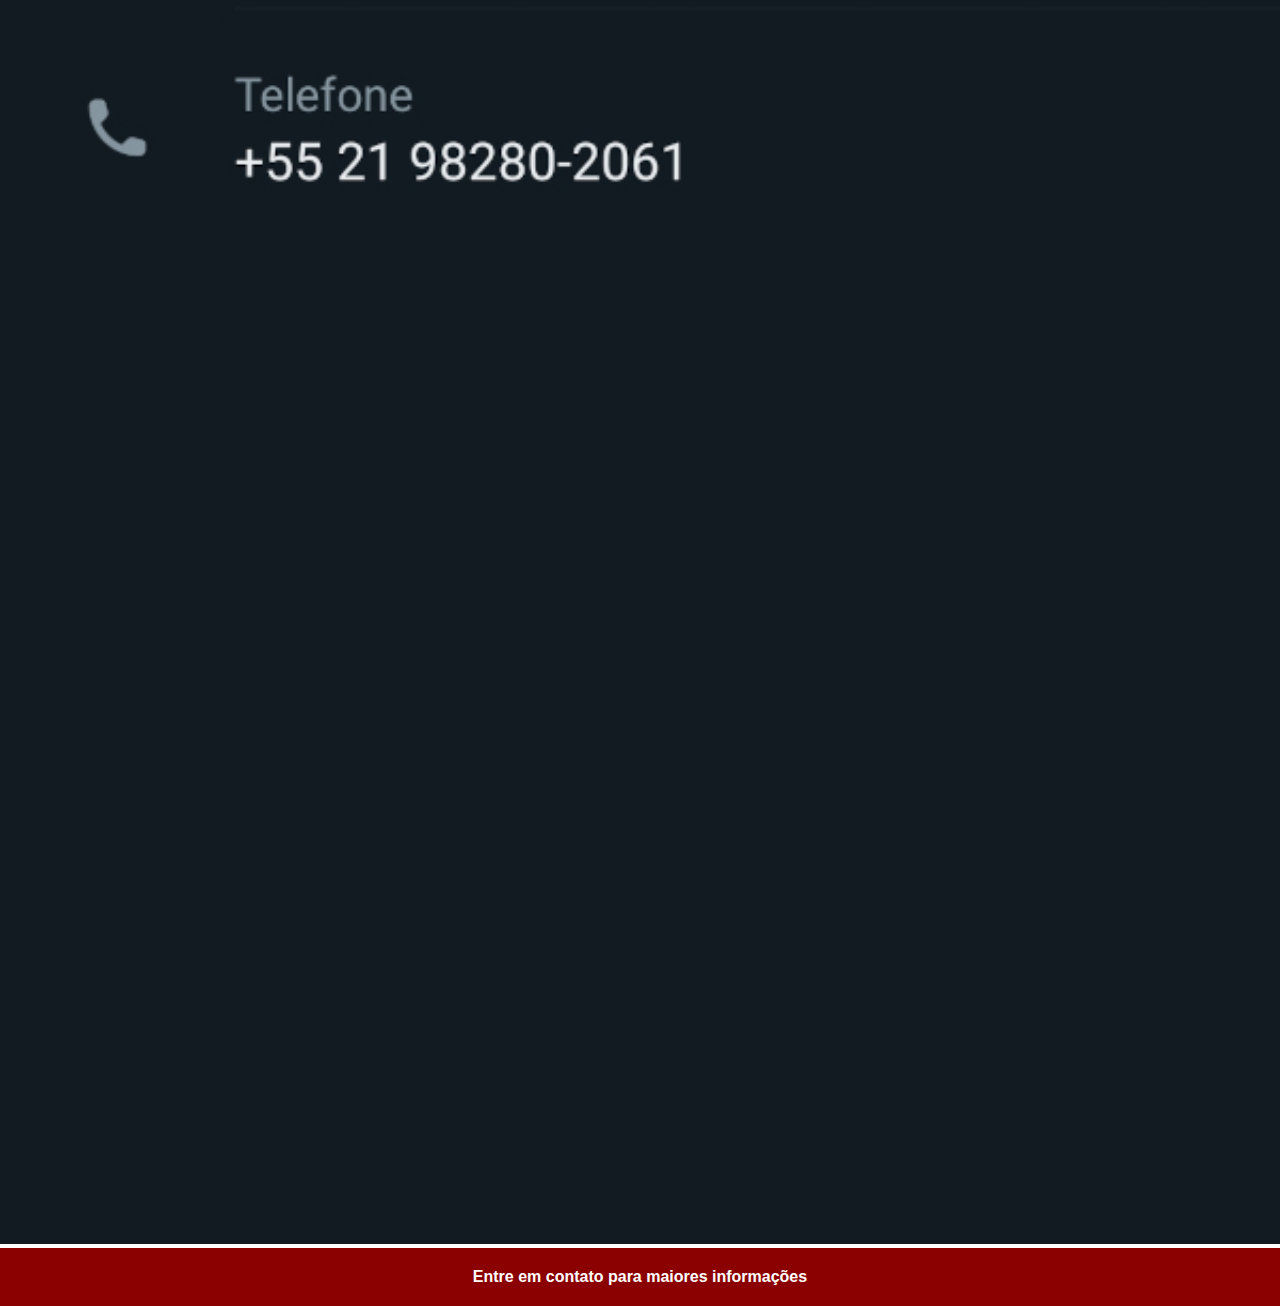
<file: whatsapp.html>
<!DOCTYPE html>
<html lang="pt-br">
<head>
    <meta charset="UTF-8">
    <meta http-equiv="X-UA-Compatible" content="IE=edge">
    <meta name="viewport" content="width=device-width, initial-scale=1.0">
    <title>YouTube</title>
<link rel="stylesheet" href="estilos/social.css">

</head>
<body>
    <img src="imagens/tela-zap-pq.jpg" alt="whatsapp">
    <p>Entre em contato para maiores informações</p>
</body>
</html>
</file>
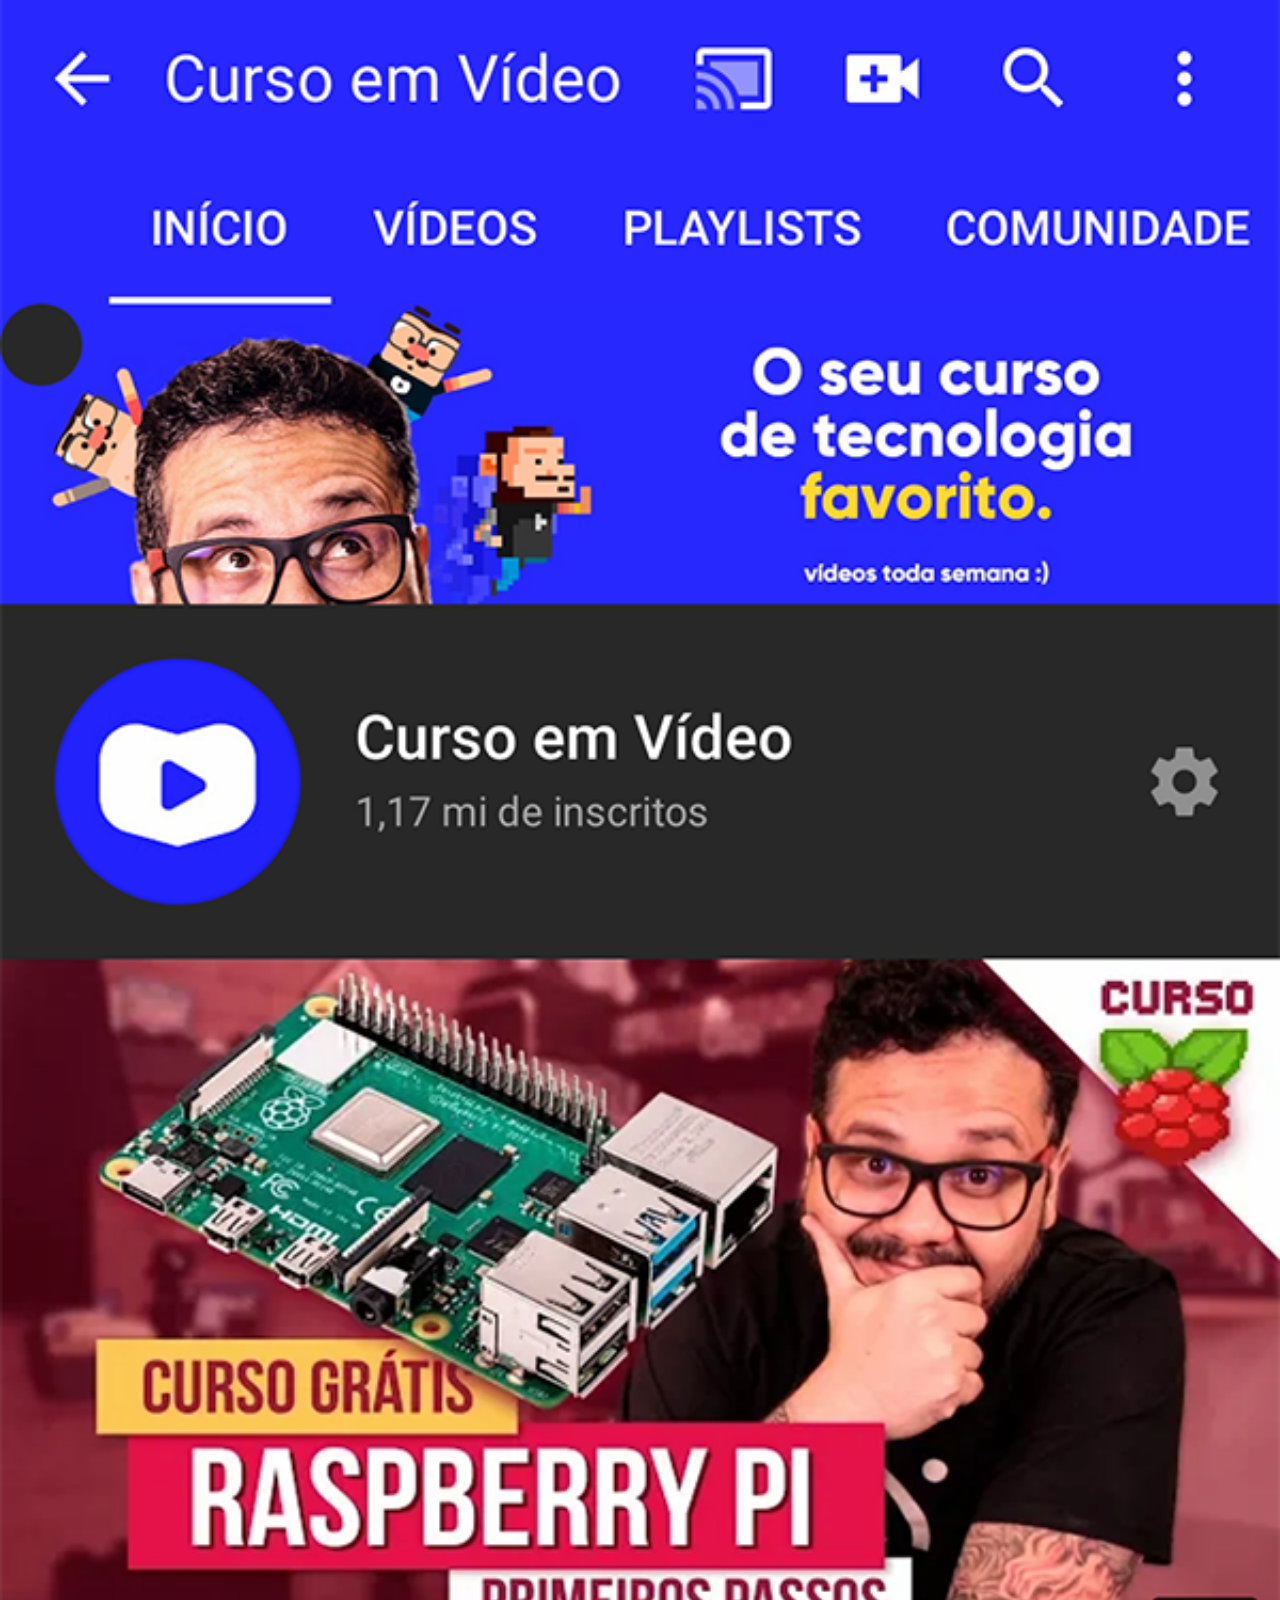
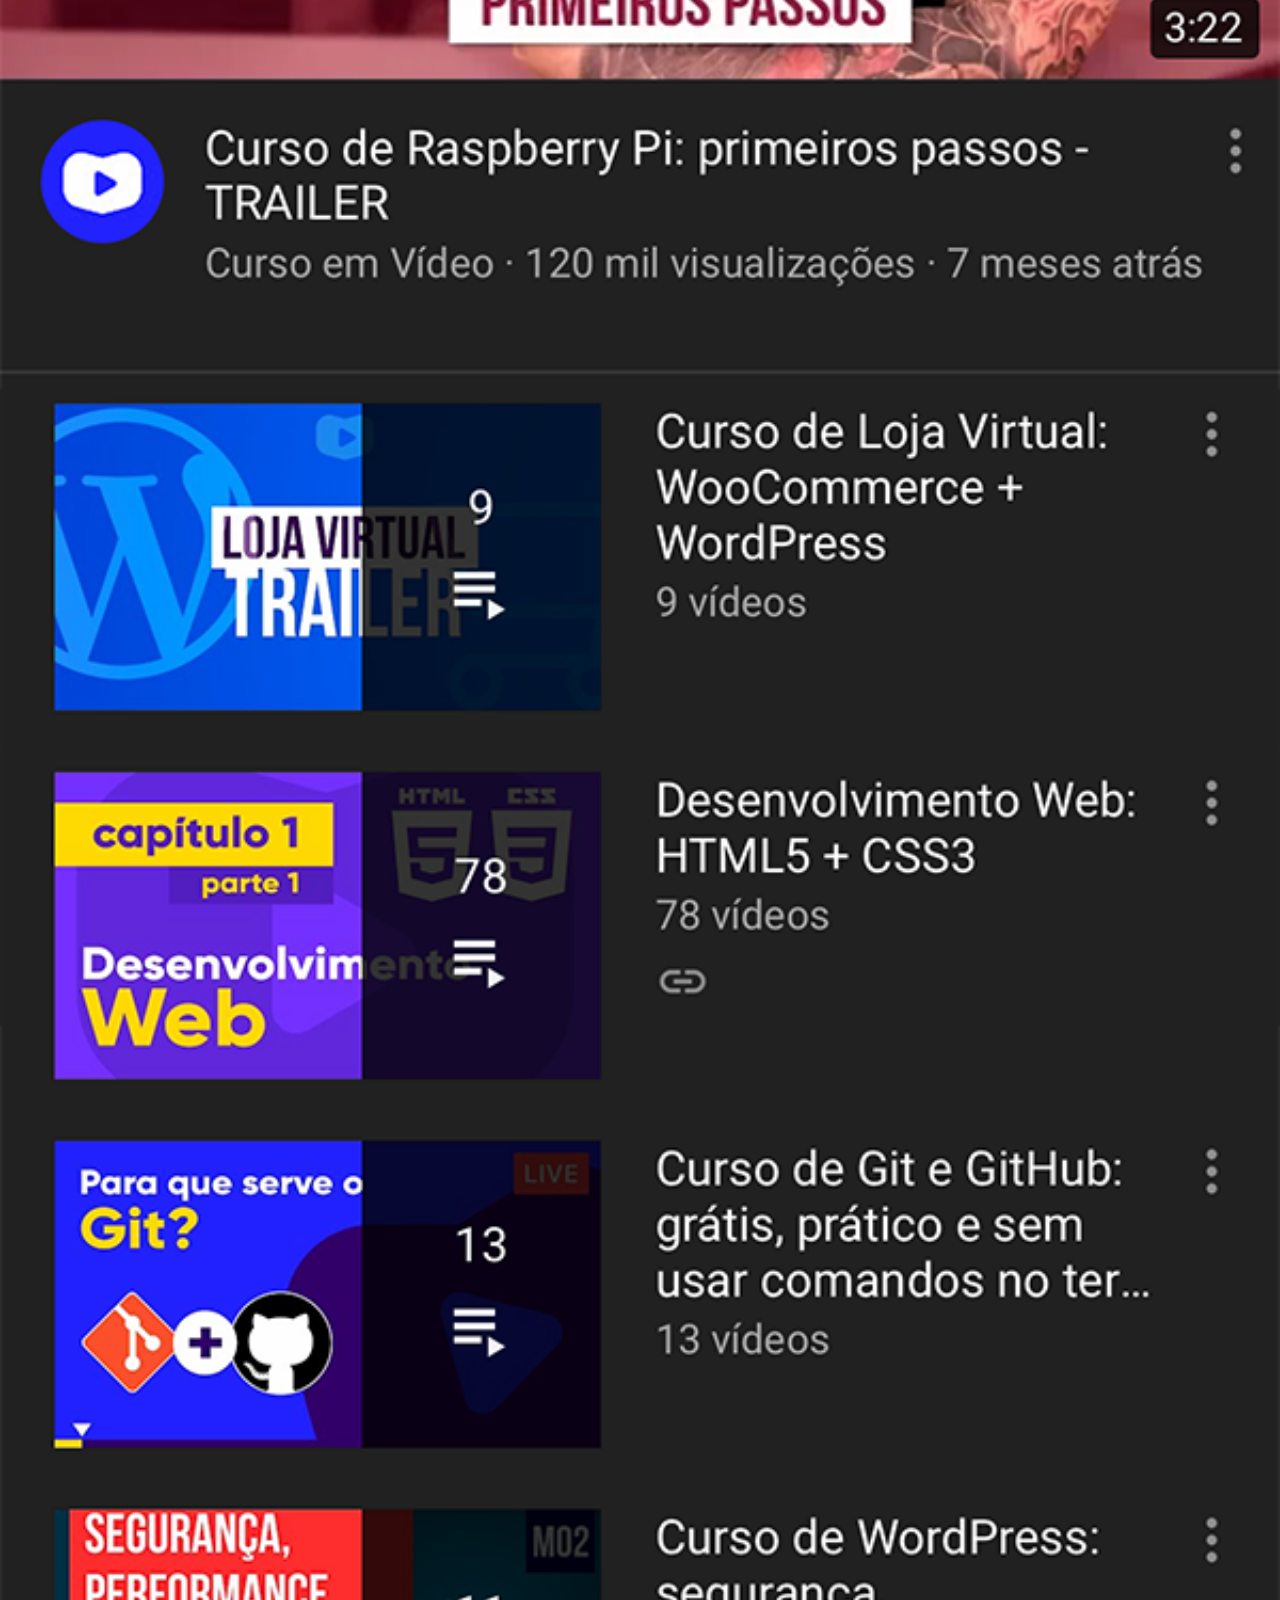
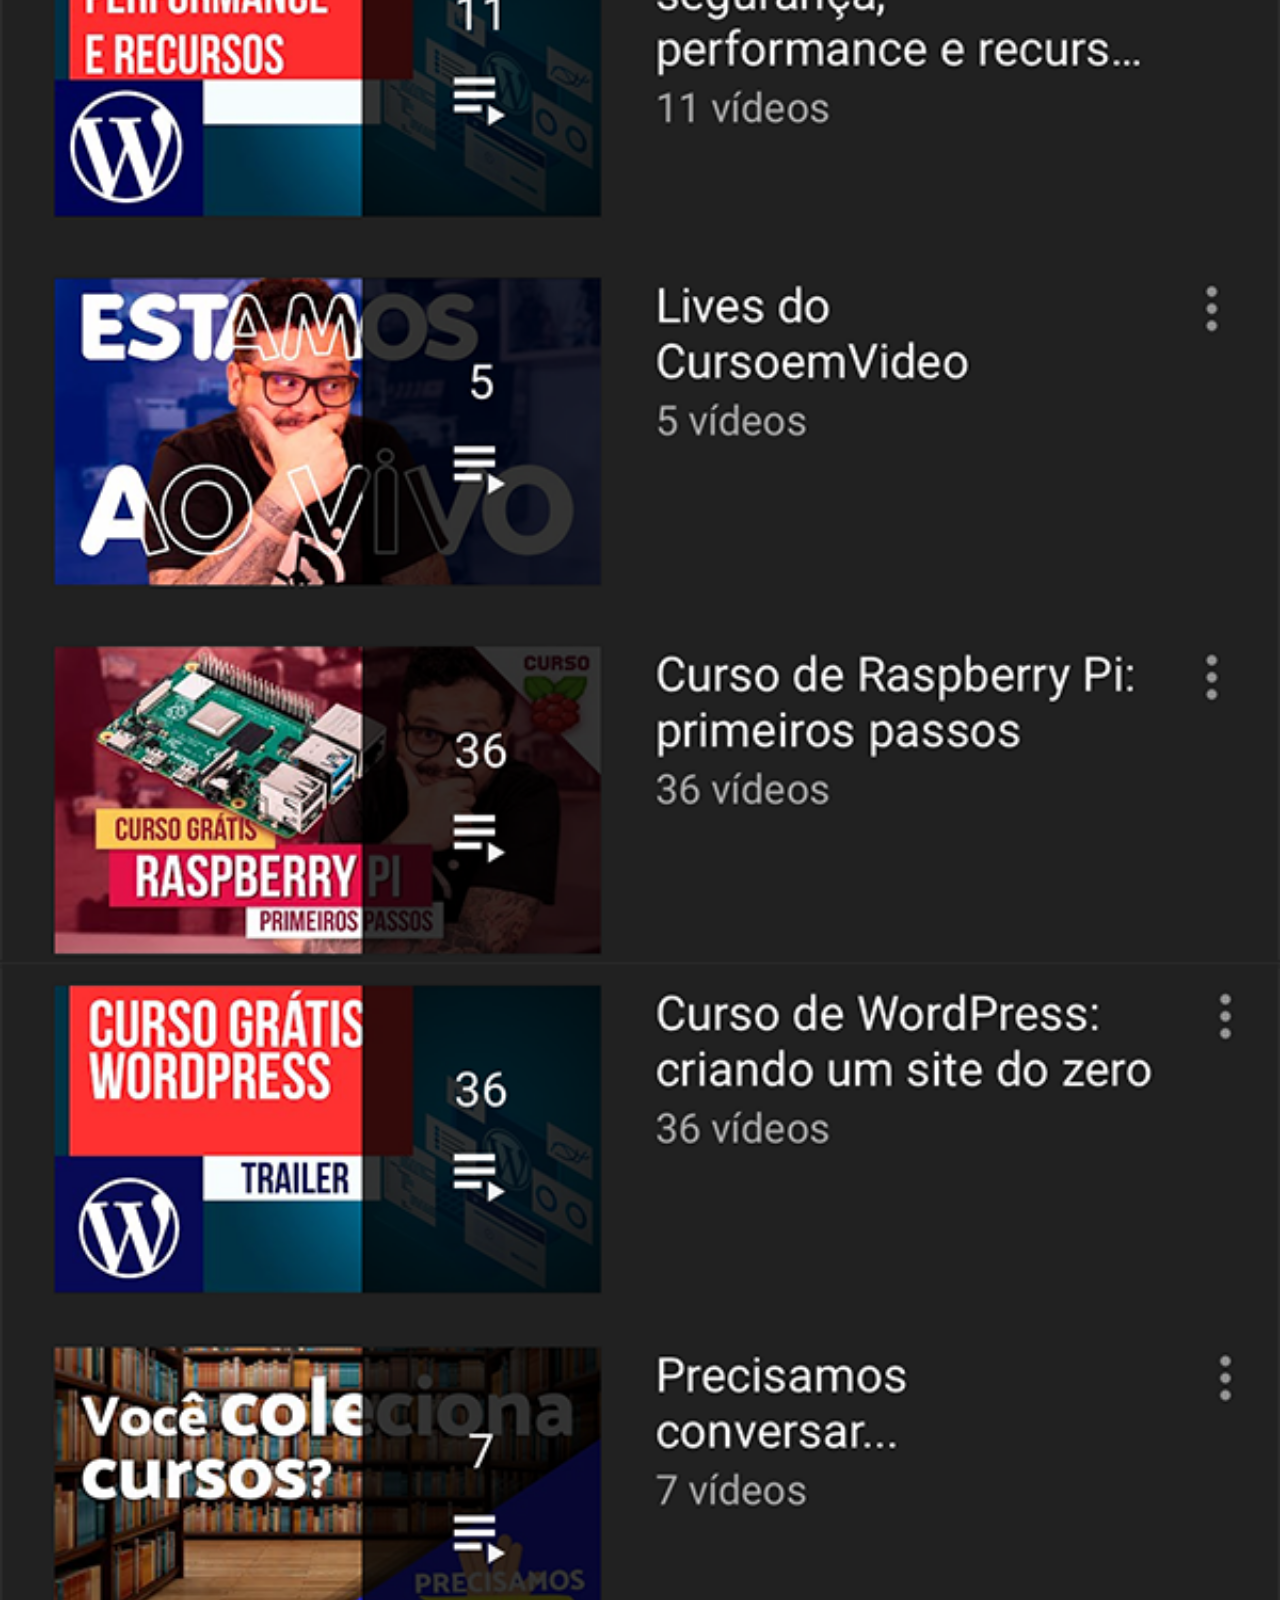
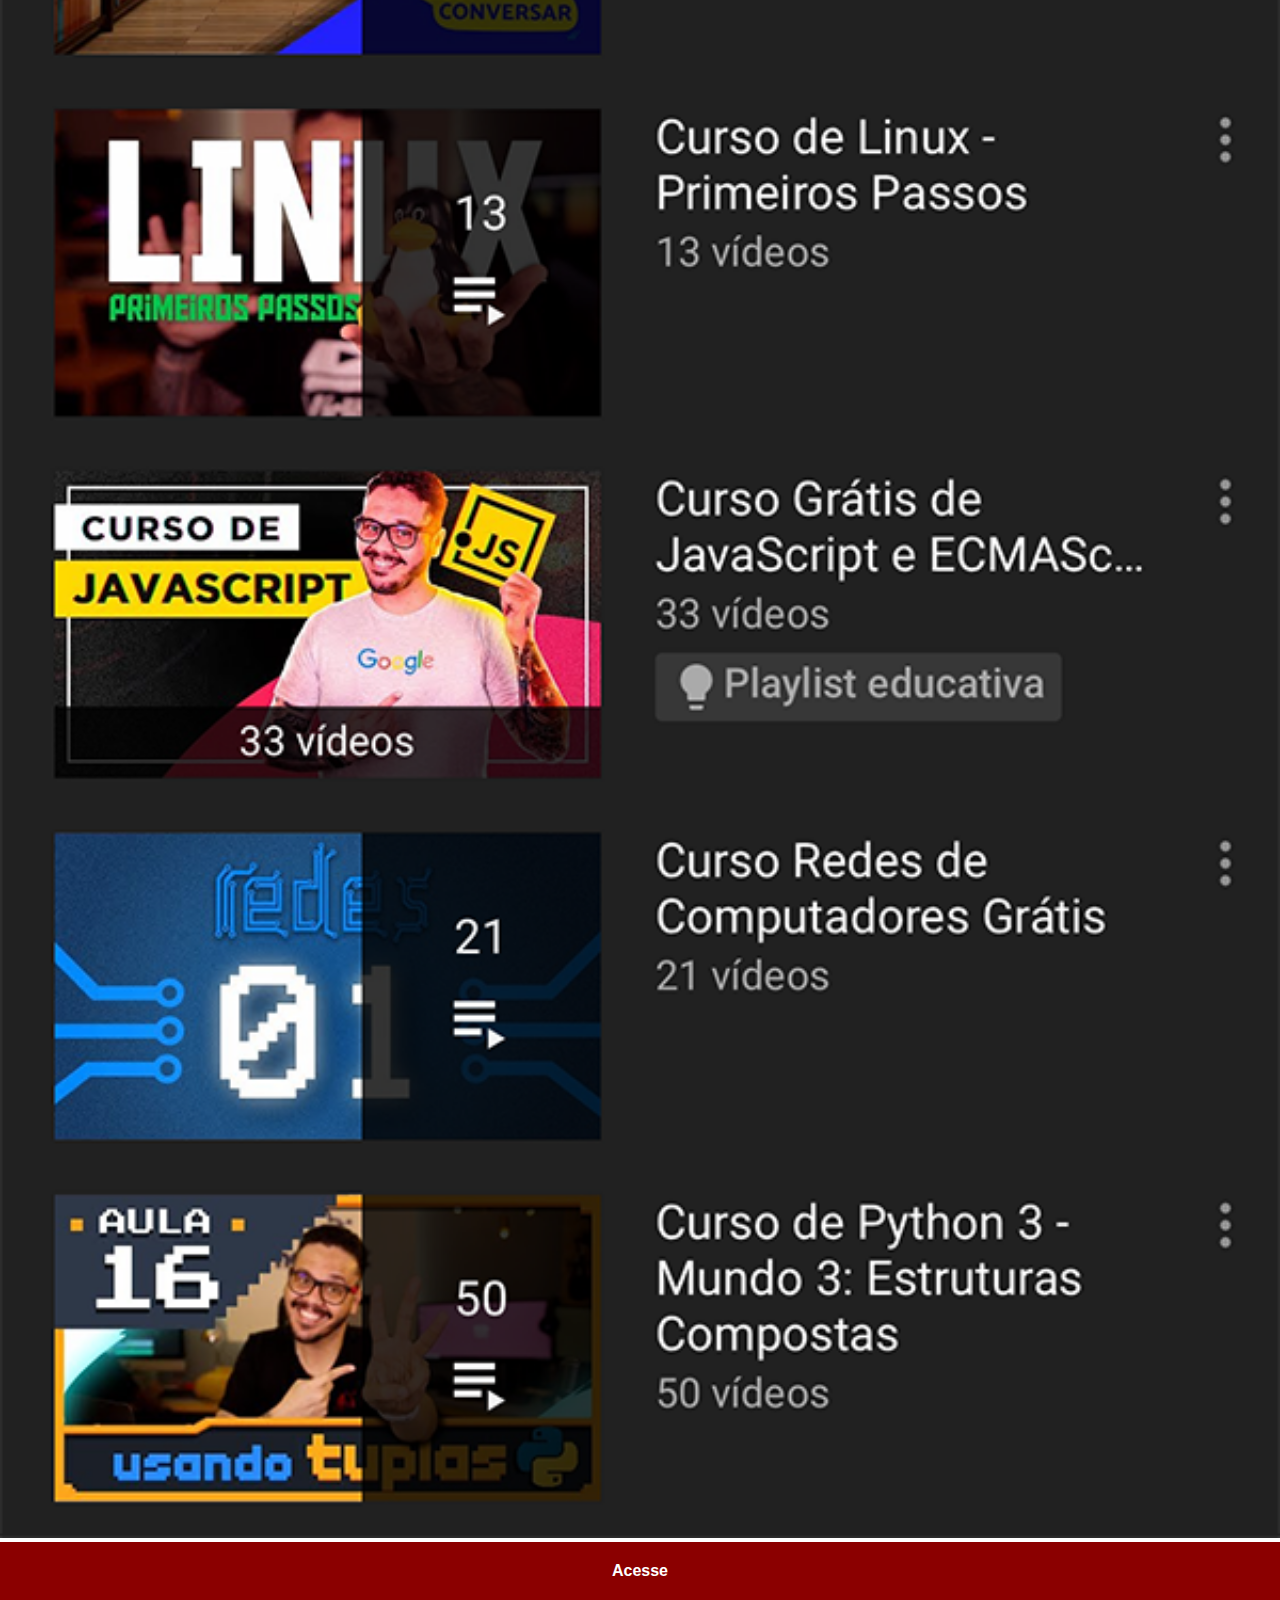
<file: youtube.html>
<!DOCTYPE html>
<html lang="pt-br">
<head>
    <meta charset="UTF-8">
    <meta http-equiv="X-UA-Compatible" content="IE=edge">
    <meta name="viewport" content="width=device-width, initial-scale=1.0">
    <title>YouTube</title>
<link rel="stylesheet" href="estilos/social.css">

</head>
<body>
    <img src="imagens/tela-youtube.png" alt="YouTube">
    <a href="https://www.youtube.com/c/CursoemV%C3%ADdeo/playlists" target="_blank">Acesse</a>
</body>
</html>
</file>
<file: estilos/style.css>
@charset "UTF-8";

* {
    margin: 0px;
    padding: 0px;
    font-family: Arial, Helvetica, sans-serif;
}

html,body {
    height: 100vh;
    width: 100vw;
    background-color: black;
}

body {
    background: url('../imagens/fundo-madeira.jpg') no-repeat top center;
    background-size: cover;
    background-attachment: fixed;
}

main {
    position: relative ;
    height: 100vh;
    
}

section#telefone {
    position: absolute ;
    top: 50% ;
    left: 50%;
    transform: translate(-50%,-50%);
    height: 527px;
    width: 261px;
    background: url('../imagens/frame-iphone-pq.png') no-repeat;
}

iframe#tela {
    position: relative;
    top: 68px;
    left: 20px ;
    width: 221px;
    height: 394px;
}

section#redes-sociais {
    text-align: right;
}

section#redes-sociais img:hover {
    border: 2px solid rgba(255, 255, 255, 0.555);
    transform: translate(-2px, -2px);
    box-shadow: 5px 5px 10px rgba(0, 0, 0, 0.603);
    transition: transform .2s, border .5s;
}

section#redes-sociais img {

    width: 50px;
    height: 50px;
    margin: 10px;
    border-radius: 50%;
    box-shadow: 2px 2px 5px rgba(0, 0, 0, 0.5) ;
    box-sizing: border-box;
}
</file>
<file: estilos/social.css>
@charset "UTF-8";

* {
    margin: 0px;
    padding: 0px;
    font-family: Arial, Helvetica, sans-serif;
}

::-webkit-scrollbar {

    width: 0px;
    height: 0px;
}
img {

    width: 100vw;

}

a {
   display: block;
   background-color: darkred;
   padding: 20px;
   text-align: center;
   font-weight: bolder;
   text-decoration: none;
   color: white;

} 


a:hover {

    background-color:red ;
}

p {

    display: block;
   background-color: darkred;
   padding: 20px;
   text-align: center;
   font-weight: bolder;
   text-decoration: none;
   color: white;

}

p:hover {

    background-color:red ;
}
</file>
